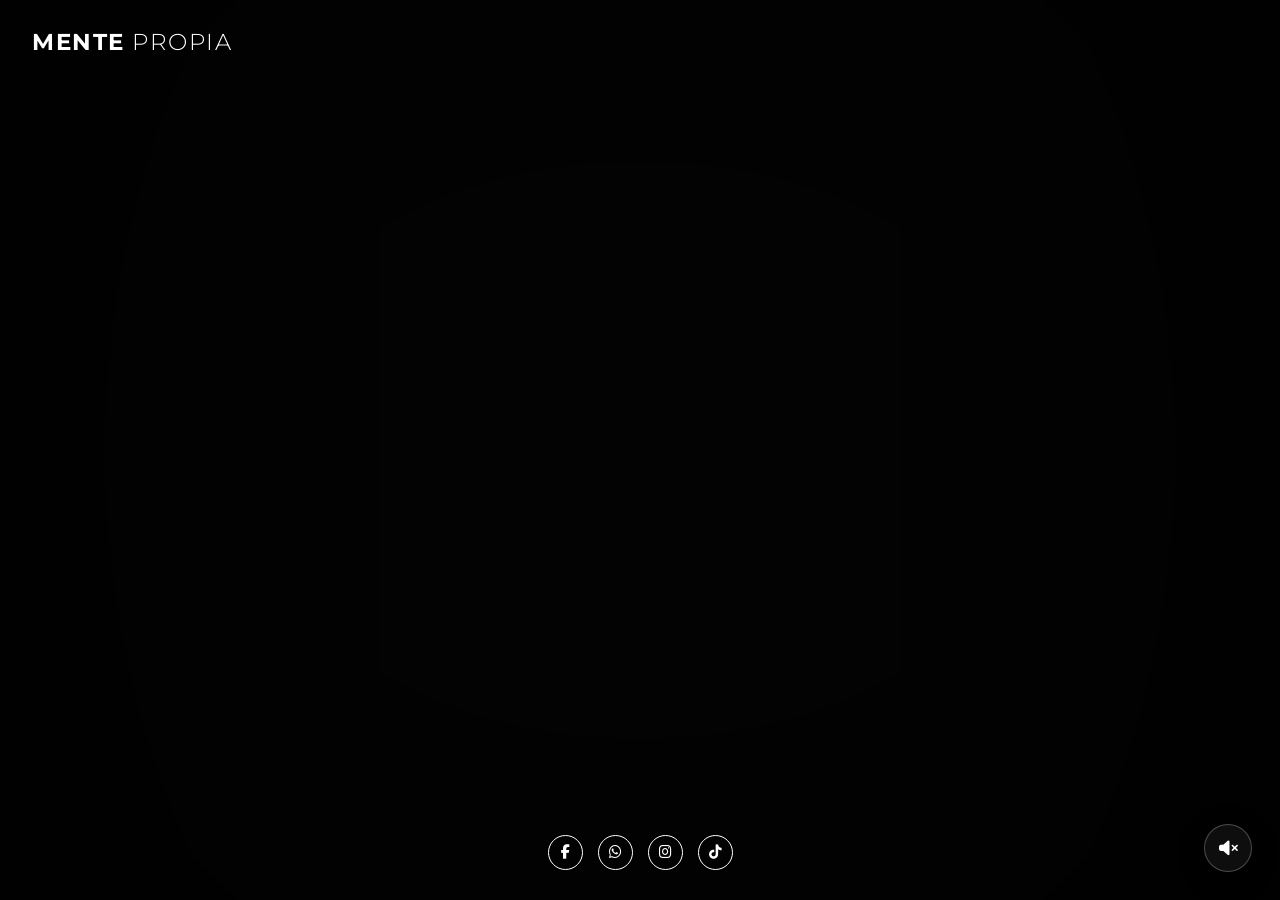
<file: index.html>
<!DOCTYPE html>
<html lang="es">
<head>
    <meta charset="UTF-8">
    <meta name="viewport" content="width=device-width, initial-scale=1.0">
    <title>MENTE PROPIA | Inicio</title>
    <link rel="preconnect" href="https://fonts.googleapis.com">
    <link rel="preconnect" href="https://fonts.gstatic.com" crossorigin>
    <link href="https://fonts.googleapis.com/css2?family=Inter:wght@300;400&family=Montserrat:wght@300;400;600;700&display=swap" rel="stylesheet">
    <link rel="stylesheet" href="styles.css">
    <link rel="stylesheet" href="https://cdnjs.cloudflare.com/ajax/libs/font-awesome/6.4.0/css/all.min.css">
</head>
<body>
    
    
    

    <!-- Header / Navbar -->
    <header class="navbar navbar-home" id="main-nav">
        <div class="container navbar-container">
            <a href="index.html" class="logo"><strong>MENTE</strong> PROPIA</a>
            <div class="nav-right-cluster">
                <nav class="nav-links">
                <a href="index.html">INICIO</a>
                
                <!-- PROYECTOS with Dropdown -->
                <div class="nav-dropdown-container">
                    <a href="proyectos.html">PROYECTOS</a>
                    <div class="nav-dropdown">
                        <a href="proyectos.html#all" class="filter-btn" data-filter="all">Todos</a>
                        <a href="proyectos.html#casas" class="filter-btn" data-filter="casas">Casas</a>
                        <a href="proyectos.html#edificios" class="filter-btn" data-filter="edificios">Edificios</a>
                        <a href="proyectos.html#futuristico" class="filter-btn" data-filter="futuristico">Futurístico</a>
                        <a href="proyectos.html#culturales" class="filter-btn" data-filter="culturales">Culturales</a>
                        <a href="proyectos.html#concursos" class="filter-btn" data-filter="concursos">Concursos</a>
                    </div>
                </div>

                <a href="aa.html">AA</a>
                <a href="contactos.html">CONTACTOS</a>
                <a href="trayectoria.html">TRAYECTORIA</a>
                <a href="equipo.html">EQUIPO</a>
                <a href="somos.html">SOMOS</a>
            </nav>
                <div class="nav-search-wrap">
                    <div class="nav-search-box">
                        <i class="fas fa-search search-icon"></i>
                        <input type="text" class="nav-search-input" placeholder="Buscar proyectos..." aria-label="Buscar proyectos">
                    </div>
                    <div class="nav-search-results"></div>
                </div>
                <div class="nav-right-group">
                <button id="menuToggle" class="menu-toggle-btn" aria-label="Abrir Menú"><i class="fas fa-bars"></i></button>
            </div>
            </div>
        </div>
    </header>
    <!-- Fullscreen Mobile Overlay Menu -->
    <nav id="mobileMenu" class="overlay-menu" aria-label="Menú móvil">
        <button id="menuClose" class="menu-close-btn" aria-label="Cerrar Menú">✕</button>
        <div class="overlay-menu-links">
            <div class="mobile-search-box">
                <i class="fas fa-search"></i>
                <input type="text" class="mobile-search-input" placeholder="Buscar proyectos...">
            </div>
            <a href="index.html">INICIO</a>
            <a href="proyectos.html">PROYECTOS</a>
            <a href="aa.html">AA</a>
            <a href="contactos.html">CONTACTOS</a>
            <a href="trayectoria.html">TRAYECTORIA</a>
            <a href="equipo.html">EQUIPO</a>
            <a href="somos.html">SOMOS</a>
        </div>
    </nav>

    <!-- Main Content -->
    <main>
        <!-- Inicio Section -->
        <section id="inicio" class="hero-section">
            <!-- Ambient blurred video backdrop that fills the entire screen, extending the video colors and eliminating black side bars -->
            <video autoplay muted loop playsinline class="hero-video-ambient" id="hero-video-ambient" aria-hidden="true">
                <source id="hero-video-ambient-source" src="assets/video.mp4" type="video/mp4">
            </video>
            
            <!-- Soft vignette blend overlay -->
            <div class="hero-ambient-vignette"></div>

            <!-- Main crisp video -->
            <video autoplay muted loop playsinline class="hero-video" id="hero-video">
                <source id="hero-video-source" src="assets/video.mp4" type="video/mp4">
            </video>
            
            <div class="hero-bottom-socials">
                <a href="https://www.facebook.com/mentepropiaai/?locale=es_LA" target="_blank" rel="noopener noreferrer" class="social-circle" title="Facebook"><i class="fab fa-facebook-f"></i></a>
                <a href="https://wa.me/59165117503" target="_blank" rel="noopener noreferrer" class="social-circle" title="WhatsApp"><i class="fab fa-whatsapp"></i></a>
                <a href="https://www.instagram.com/mentepropia.ai/" target="_blank" rel="noopener noreferrer" class="social-circle" title="Instagram"><i class="fab fa-instagram"></i></a>
                <a href="https://www.tiktok.com/@mentepropia.ai?_r=1&_t=ZS-9ApUSbqWD1Y" target="_blank" rel="noopener noreferrer" class="social-circle" title="TikTok"><i class="fab fa-tiktok"></i></a>
            </div>
        </section>
    </main>

    <script src="script.js"></script>
        <button id="floating-audio-toggle" class="floating-audio-btn" title="Activar / Desactivar Música" aria-label="Control de audio">
        <i class="fas fa-volume-mute"></i>
    </button>
    <audio id="bg-audio" loop><source src="assets/musica.mp3" type="audio/mpeg"></audio>
</body>
</html>
</file>
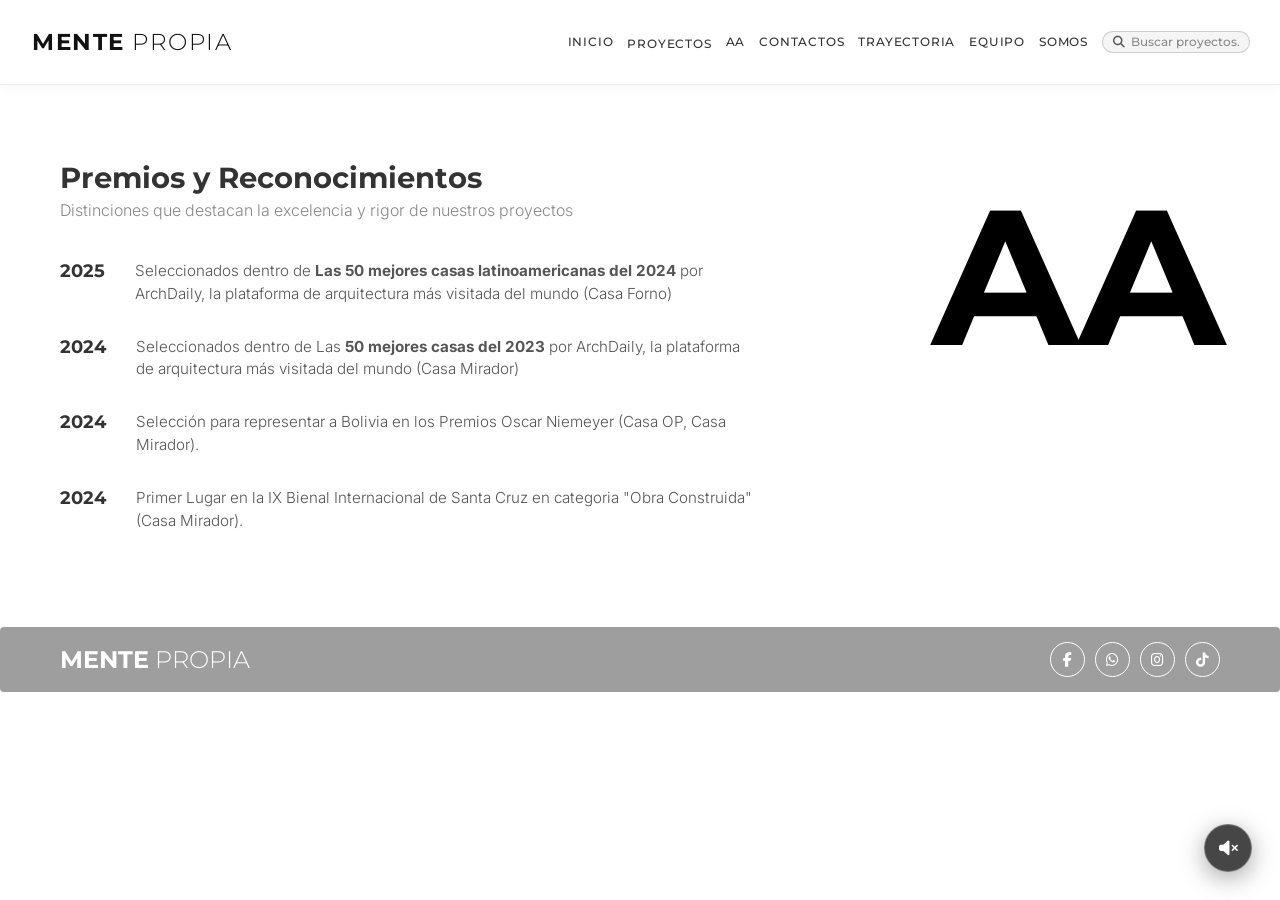
<file: aa.html>
<!DOCTYPE html>
<html lang="es">
<head>
    <meta charset="UTF-8">
    <meta name="viewport" content="width=device-width, initial-scale=1.0">
    <title>MENTE PROPIA | AA</title>
    <link rel="preconnect" href="https://fonts.googleapis.com">
    <link rel="preconnect" href="https://fonts.gstatic.com" crossorigin>
    <link href="https://fonts.googleapis.com/css2?family=Inter:wght@300;400&family=Montserrat:wght@300;400;600;700&display=swap" rel="stylesheet">
    <link rel="stylesheet" href="styles.css">
    <link rel="stylesheet" href="https://cdnjs.cloudflare.com/ajax/libs/font-awesome/6.4.0/css/all.min.css">
</head>
<body>
    
    <header class="navbar navbar-dark" id="main-nav">
        <div class="container navbar-container">
            <a href="index.html" class="logo"><strong>MENTE</strong> PROPIA</a>
            
            <div class="nav-right-cluster">
                <nav class="nav-links">
                    <a href="index.html">INICIO</a>
                    <div class="nav-dropdown-container">
                        <a href="proyectos.html">PROYECTOS</a>
                        <div class="nav-dropdown">
                            <a href="proyectos.html#all">Todos</a>
                            <a href="proyectos.html#casas">Casas</a>
                            <a href="proyectos.html#edificios">Edificios</a>
                            <a href="proyectos.html#futuristico">Futurístico</a>
                            <a href="proyectos.html#culturales">Culturales</a>
                            <a href="proyectos.html#concursos">Concursos</a>
                        </div>
                    </div>
                    <a href="aa.html" class="active">AA</a>
                    <a href="contactos.html">CONTACTOS</a>
                    <a href="trayectoria.html">TRAYECTORIA</a>
                    <a href="equipo.html">EQUIPO</a>
                    <a href="somos.html">SOMOS</a>
                </nav>

                <!-- Header Project Search Bar -->
                <div class="nav-search-wrap">
                    <div class="nav-search-box">
                        <i class="fas fa-search search-icon"></i>
                        <input type="text" class="nav-search-input" placeholder="Buscar proyectos..." aria-label="Buscar proyectos">
                    </div>
                    <div class="nav-search-results"></div>
                </div>

                <div class="nav-right-group">
                    <button id="menuToggle" class="menu-toggle-btn" aria-label="Abrir Menú"><i class="fas fa-bars"></i></button>
                </div>
            </div>
        </div>
    </header>

    <!-- Fullscreen Mobile Overlay Menu -->
    <nav id="mobileMenu" class="overlay-menu" aria-label="Menú móvil">
        <button id="menuClose" class="menu-close-btn" aria-label="Cerrar Menú">✕</button>
        <div class="overlay-menu-links">
            <div class="mobile-search-box">
                <i class="fas fa-search"></i>
                <input type="text" class="mobile-search-input" placeholder="Buscar proyectos...">
            </div>
            <a href="index.html">INICIO</a>
            <a href="proyectos.html">PROYECTOS</a>
            <a href="aa.html">AA</a>
            <a href="contactos.html">CONTACTOS</a>
            <a href="trayectoria.html">TRAYECTORIA</a>
            <a href="equipo.html">EQUIPO</a>
            <a href="somos.html">SOMOS</a>
        </div>
    </nav>

    <main class="page-content">
        <section id="mp" class="section">
            <div class="container mp-container">
                <div class="mp-content">
                    <h2 class="mp-title">Premios y Reconocimientos</h2>
                    <p class="mp-subtitle">Distinciones que destacan la excelencia y rigor de nuestros proyectos</p>
                    
                    <ul class="awards-list">
                        <li>
                            <span class="award-year">2025</span>
                            <span class="award-desc">Seleccionados dentro de <strong>Las 50 mejores casas latinoamericanas del 2024</strong> por ArchDaily, la plataforma de arquitectura más visitada del mundo (Casa Forno)</span>
                        </li>
                        <li>
                            <span class="award-year">2024</span>
                            <span class="award-desc">Seleccionados dentro de Las <strong>50 mejores casas del 2023</strong> por ArchDaily, la plataforma de arquitectura más visitada del mundo (Casa Mirador)</span>
                        </li>
                        <li>
                            <span class="award-year">2024</span>
                            <span class="award-desc">Selección para representar a Bolivia en los Premios Oscar Niemeyer (Casa OP, Casa Mirador).</span>
                        </li>
                        <li>
                            <span class="award-year">2024</span>
                            <span class="award-desc">Primer Lugar en la IX Bienal Internacional de Santa Cruz en categoria "Obra Construida" (Casa Mirador).</span>
                        </li>
                    </ul>
                </div>
                <div class="mp-giant">
                    <h2>AA</h2>
                </div>
            </div>
            
            <footer class="grey-bar footer-global">
                <div class="container footer-bar">
                    <span class="logo-text"><strong>MENTE</strong> PROPIA</span>
                    <div class="footer-socials">
                        <a href="https://www.facebook.com/mentepropiaai/?locale=es_LA" target="_blank" rel="noopener noreferrer" class="social-circle" title="Facebook"><i class="fab fa-facebook-f"></i></a>
                        <a href="https://wa.me/59165117503" target="_blank" rel="noopener noreferrer" class="social-circle" title="WhatsApp"><i class="fab fa-whatsapp"></i></a>
                        <a href="https://www.instagram.com/mentepropia.ai/" target="_blank" rel="noopener noreferrer" class="social-circle" title="Instagram"><i class="fab fa-instagram"></i></a>
                        <a href="https://www.tiktok.com/@mentepropia.ai?_r=1&_t=ZS-9ApUSbqWD1Y" target="_blank" rel="noopener noreferrer" class="social-circle" title="TikTok"><i class="fab fa-tiktok"></i></a>
                    </div>
                </div>
            </footer>
        </section>
    </main>

    <script src="script.js"></script>
        <button id="floating-audio-toggle" class="floating-audio-btn" title="Activar / Desactivar Música" aria-label="Control de audio">
        <i class="fas fa-volume-mute"></i>
    </button>
    <audio id="bg-audio" loop><source src="assets/musica.mp3" type="audio/mpeg"></audio>
</body>
</html>
</file>
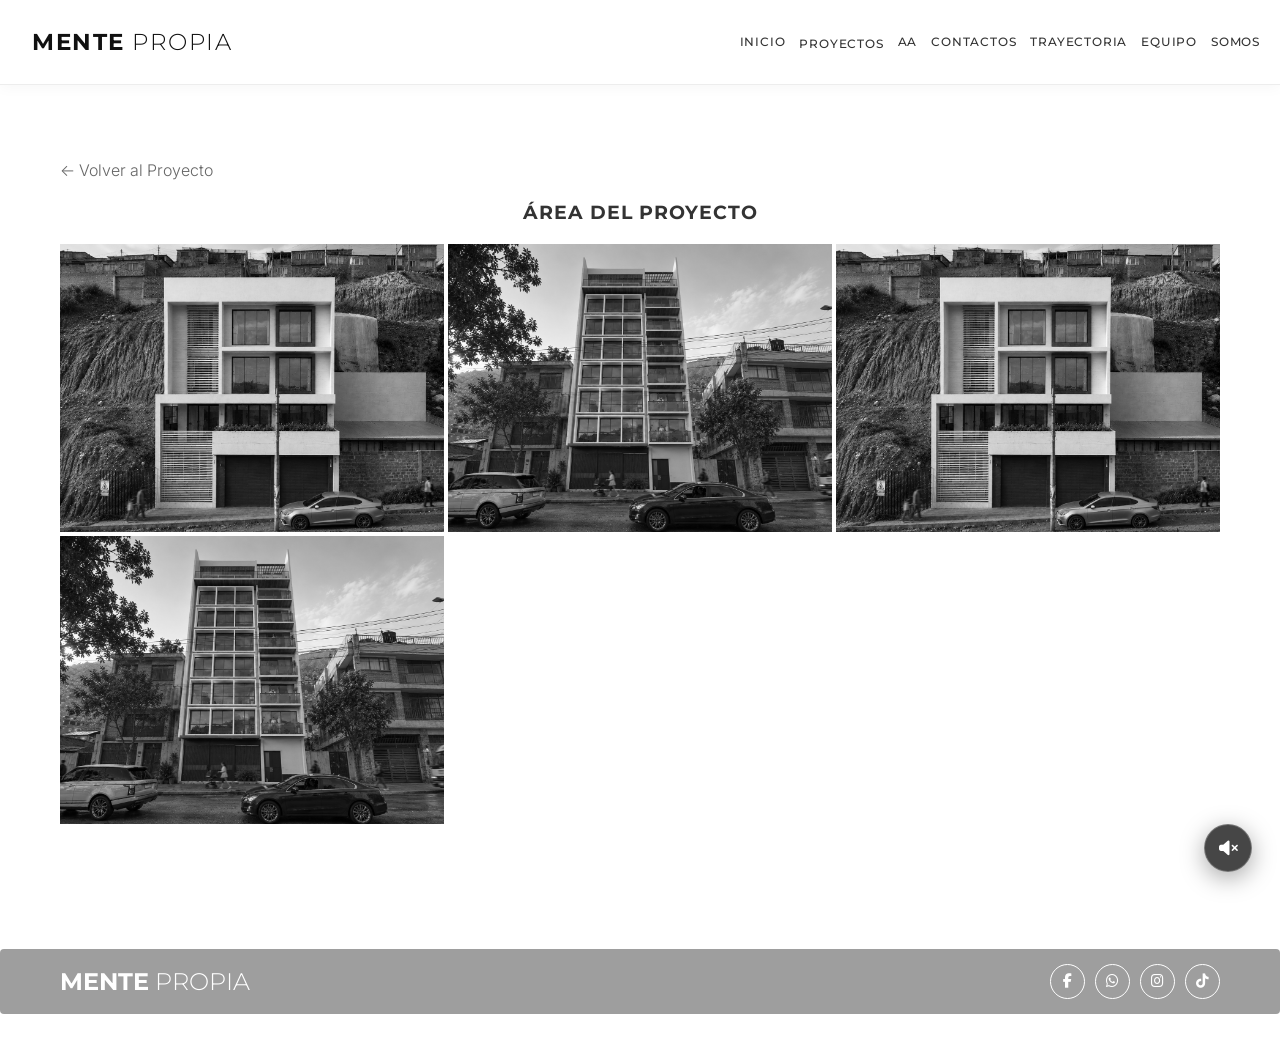
<file: area.html>
<!DOCTYPE html>
<html lang="es">
<head>
    <meta charset="UTF-8">
    <meta name="viewport" content="width=device-width, initial-scale=1.0">
    <title>MENTE PROPIA | Proyecto 1 - Área</title>
    <link rel="preconnect" href="https://fonts.googleapis.com">
    <link rel="preconnect" href="https://fonts.gstatic.com" crossorigin>
    <link href="https://fonts.googleapis.com/css2?family=Inter:wght@300;400&family=Montserrat:wght@300;400;600;700&display=swap" rel="stylesheet">
    <link rel="stylesheet" href="styles.css">
    <link rel="stylesheet" href="https://cdnjs.cloudflare.com/ajax/libs/font-awesome/6.4.0/css/all.min.css">
</head>
<body>
    
    <header class="navbar navbar-dark" id="main-nav">
        <div class="container navbar-container">
            <a href="index.html" class="logo"><strong>MENTE</strong> PROPIA</a>
            <nav class="nav-links">
                <a href="index.html">INICIO</a>
                <div class="nav-dropdown-container">
                    <a href="proyectos.html">PROYECTOS</a>
                    <div class="nav-dropdown">
                        <a href="proyectos.html#all">Todos</a>
                        <a href="proyectos.html#casas">Casas</a>
                        <a href="proyectos.html#edificios">Edificios</a>
                        <a href="proyectos.html#futuristico">Futurístico</a>
                        <a href="proyectos.html#culturales">Culturales</a>
                        <a href="proyectos.html#concursos">Concursos</a>
                    </div>
                </div>
                <a href="aa.html">AA</a>
                <a href="contactos.html">CONTACTOS</a>
                <a href="trayectoria.html">TRAYECTORIA</a>
                <a href="equipo.html">EQUIPO</a>
                <a href="somos.html">SOMOS</a>
            </nav>
        </div>
    </header>
    <!-- Fullscreen Mobile Overlay Menu -->
    <nav id="mobileMenu" class="overlay-menu" aria-label="Menú móvil">
        <button id="menuClose" class="menu-close-btn" aria-label="Cerrar Menú">✕</button>
        <div class="overlay-menu-links">
            <div class="mobile-search-box">
                <i class="fas fa-search"></i>
                <input type="text" class="mobile-search-input" placeholder="Buscar proyectos...">
            </div>
            <a href="index.html">INICIO</a>
            <a href="proyectos.html">PROYECTOS</a>
            <a href="aa.html">AA</a>
            <a href="contactos.html">CONTACTOS</a>
            <a href="trayectoria.html">TRAYECTORIA</a>
            <a href="equipo.html">EQUIPO</a>
            <a href="somos.html">SOMOS</a>
        </div>
    </nav>

    <main class="page-content">
        <section class="section">
            <div class="container">
                <a href="proyecto-detalle.html" style="color:#666; text-decoration:none; margin-bottom: 20px; display:inline-block;">&larr; Volver al Proyecto</a>
                
                <h2 class="section-heading text-center mb-4">ÁREA DEL PROYECTO</h2>
                
                <div class="gallery-grid">
                    <div class="gallery-item"><img src="assets/PROJECT1.png" alt="Area 1" onerror="this.src='assets/fondo.jpg'"></div>
                    <div class="gallery-item"><img src="assets/PROJECT2.png" alt="Area 2" onerror="this.src='assets/fondo.jpg'"></div>
                    <div class="gallery-item"><img src="assets/PROJECT1.png" alt="Area 3" onerror="this.src='assets/fondo.jpg'"></div>
                    <div class="gallery-item"><img src="assets/PROJECT2.png" alt="Area 4" onerror="this.src='assets/fondo.jpg'"></div>
                </div>
            </div>
        </section>
    </main>

    <footer class="grey-bar footer-global">
        <div class="container footer-bar">
            <span class="logo-text"><strong>MENTE</strong> PROPIA</span>
            <div class="footer-socials">
                <a href="https://www.facebook.com/mentepropiaai/?locale=es_LA" target="_blank" rel="noopener noreferrer" class="social-circle" title="Facebook"><i class="fab fa-facebook-f"></i></a>
                <a href="https://wa.me/59165117503" target="_blank" rel="noopener noreferrer" class="social-circle" title="WhatsApp"><i class="fab fa-whatsapp"></i></a>
                <a href="https://www.instagram.com/mentepropia.ai/" target="_blank" rel="noopener noreferrer" class="social-circle" title="Instagram"><i class="fab fa-instagram"></i></a>
                <a href="https://www.tiktok.com/@mentepropia.ai?_r=1&_t=ZS-9ApUSbqWD1Y" target="_blank" rel="noopener noreferrer" class="social-circle" title="TikTok"><i class="fab fa-tiktok"></i></a>
            </div>
        </div>
    </footer>

    <script src="script.js"></script>
        <button id="floating-audio-toggle" class="floating-audio-btn" title="Activar / Desactivar Música" aria-label="Control de audio">
        <i class="fas fa-volume-mute"></i>
    </button>
    <audio id="bg-audio" loop><source src="assets/musica.mp3" type="audio/mpeg"></audio>
</body>
</html>
</file>
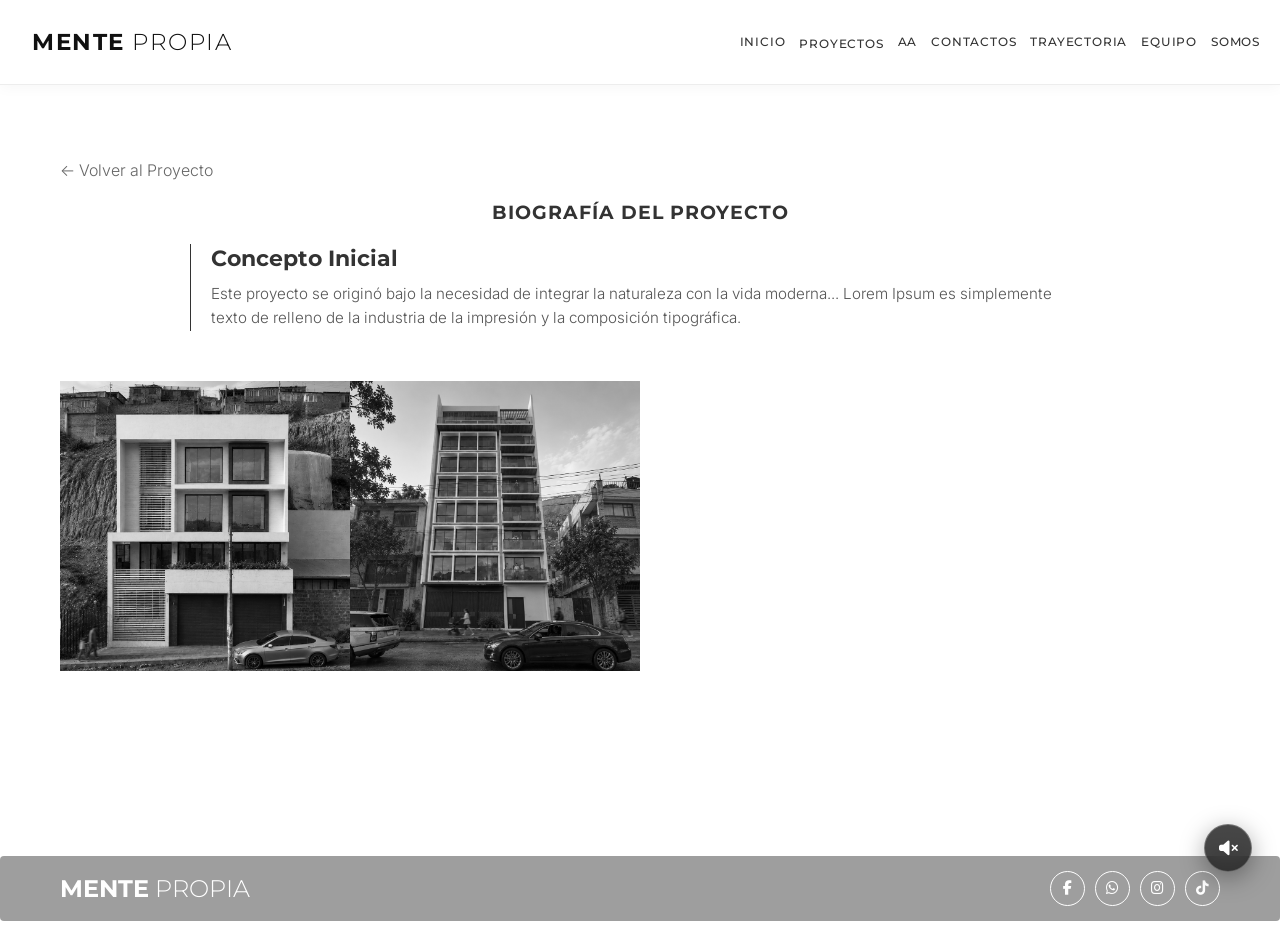
<file: biografia.html>
<!DOCTYPE html>
<html lang="es">
<head>
    <meta charset="UTF-8">
    <meta name="viewport" content="width=device-width, initial-scale=1.0">
    <title>MENTE PROPIA | Proyecto 1 - Biografia</title>
    <link rel="preconnect" href="https://fonts.googleapis.com">
    <link rel="preconnect" href="https://fonts.gstatic.com" crossorigin>
    <link href="https://fonts.googleapis.com/css2?family=Inter:wght@300;400&family=Montserrat:wght@300;400;600;700&display=swap" rel="stylesheet">
    <link rel="stylesheet" href="styles.css">
    <link rel="stylesheet" href="https://cdnjs.cloudflare.com/ajax/libs/font-awesome/6.4.0/css/all.min.css">
</head>
<body>
    
    <header class="navbar navbar-dark" id="main-nav">
        <div class="container navbar-container">
            <a href="index.html" class="logo"><strong>MENTE</strong> PROPIA</a>
            <nav class="nav-links">
                <a href="index.html">INICIO</a>
                <div class="nav-dropdown-container">
                    <a href="proyectos.html">PROYECTOS</a>
                    <div class="nav-dropdown">
                        <a href="proyectos.html#all">Todos</a>
                        <a href="proyectos.html#casas">Casas</a>
                        <a href="proyectos.html#edificios">Edificios</a>
                        <a href="proyectos.html#futuristico">Futurístico</a>
                        <a href="proyectos.html#culturales">Culturales</a>
                        <a href="proyectos.html#concursos">Concursos</a>
                    </div>
                </div>
                <a href="aa.html">AA</a>
                <a href="contactos.html">CONTACTOS</a>
                <a href="trayectoria.html">TRAYECTORIA</a>
                <a href="equipo.html">EQUIPO</a>
                <a href="somos.html">SOMOS</a>
            </nav>
        </div>
    </header>
    <!-- Fullscreen Mobile Overlay Menu -->
    <nav id="mobileMenu" class="overlay-menu" aria-label="Menú móvil">
        <button id="menuClose" class="menu-close-btn" aria-label="Cerrar Menú">✕</button>
        <div class="overlay-menu-links">
            <div class="mobile-search-box">
                <i class="fas fa-search"></i>
                <input type="text" class="mobile-search-input" placeholder="Buscar proyectos...">
            </div>
            <a href="index.html">INICIO</a>
            <a href="proyectos.html">PROYECTOS</a>
            <a href="aa.html">AA</a>
            <a href="contactos.html">CONTACTOS</a>
            <a href="trayectoria.html">TRAYECTORIA</a>
            <a href="equipo.html">EQUIPO</a>
            <a href="somos.html">SOMOS</a>
        </div>
    </nav>

    <main class="page-content">
        <section class="section">
            <div class="container">
                <a href="proyecto-detalle.html" style="color:#666; text-decoration:none; margin-bottom: 20px; display:inline-block;">&larr; Volver al Proyecto</a>
                
                <h2 class="section-heading text-center mb-4">BIOGRAFÍA DEL PROYECTO</h2>
                
                <div class="pensamiento-header">
                    <div class="vertical-line"></div>
                    <div>
                        <h3 class="pensamiento-title">Concepto Inicial</h3>
                        <p class="pensamiento-desc">Este proyecto se originó bajo la necesidad de integrar la naturaleza con la vida moderna... Lorem Ipsum es simplemente texto de relleno de la industria de la impresión y la composición tipográfica.</p>
                    </div>
                </div>
                
                <div class="somos-strip">
                    <img src="assets/PROJECT1.png" alt="Img 1" onerror="this.src='assets/fondo.jpg'">
                    <img src="assets/PROJECT2.png" alt="Img 2" onerror="this.src='assets/fondo.jpg'">
                </div>
            </div>
        </section>
    </main>

    <footer class="grey-bar footer-global">
        <div class="container footer-bar">
            <span class="logo-text"><strong>MENTE</strong> PROPIA</span>
            <div class="footer-socials">
                <a href="https://www.facebook.com/mentepropiaai/?locale=es_LA" target="_blank" rel="noopener noreferrer" class="social-circle" title="Facebook"><i class="fab fa-facebook-f"></i></a>
                <a href="https://wa.me/59165117503" target="_blank" rel="noopener noreferrer" class="social-circle" title="WhatsApp"><i class="fab fa-whatsapp"></i></a>
                <a href="https://www.instagram.com/mentepropia.ai/" target="_blank" rel="noopener noreferrer" class="social-circle" title="Instagram"><i class="fab fa-instagram"></i></a>
                <a href="https://www.tiktok.com/@mentepropia.ai?_r=1&_t=ZS-9ApUSbqWD1Y" target="_blank" rel="noopener noreferrer" class="social-circle" title="TikTok"><i class="fab fa-tiktok"></i></a>
            </div>
        </div>
    </footer>

    <script src="script.js"></script>
        <button id="floating-audio-toggle" class="floating-audio-btn" title="Activar / Desactivar Música" aria-label="Control de audio">
        <i class="fas fa-volume-mute"></i>
    </button>
    <audio id="bg-audio" loop><source src="assets/musica.mp3" type="audio/mpeg"></audio>
</body>
</html>
</file>
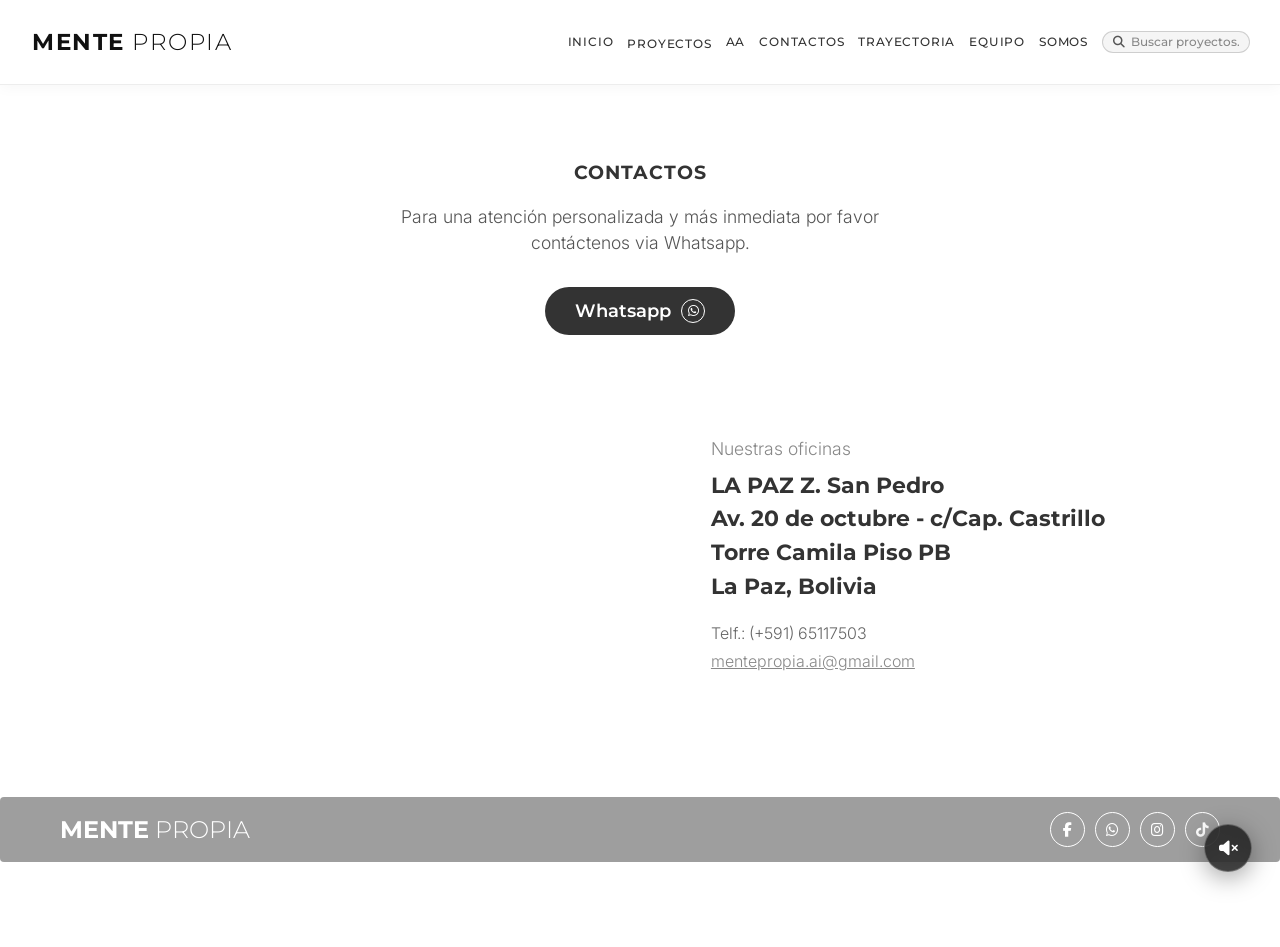
<file: contactos.html>
<!DOCTYPE html>
<html lang="es">
<head>
    <meta charset="UTF-8">
    <meta name="viewport" content="width=device-width, initial-scale=1.0">
    <title>MENTE PROPIA | Contactos</title>
    <link rel="preconnect" href="https://fonts.googleapis.com">
    <link rel="preconnect" href="https://fonts.gstatic.com" crossorigin>
    <link href="https://fonts.googleapis.com/css2?family=Inter:wght@300;400&family=Montserrat:wght@300;400;600;700&display=swap" rel="stylesheet">
    <link rel="stylesheet" href="styles.css">
    <link rel="stylesheet" href="https://cdnjs.cloudflare.com/ajax/libs/font-awesome/6.4.0/css/all.min.css">
</head>
<body>
    
    <header class="navbar navbar-dark" id="main-nav">
        <div class="container navbar-container">
            <a href="index.html" class="logo"><strong>MENTE</strong> PROPIA</a>
            <div class="nav-right-cluster">
                <nav class="nav-links">
                <a href="index.html">INICIO</a>
                <div class="nav-dropdown-container">
                    <a href="proyectos.html">PROYECTOS</a>
                    <div class="nav-dropdown">
                        <a href="proyectos.html#all">Todos</a>
                        <a href="proyectos.html#casas">Casas</a>
                        <a href="proyectos.html#edificios">Edificios</a>
                        <a href="proyectos.html#futuristico">Futurístico</a>
                        <a href="proyectos.html#culturales">Culturales</a>
                        <a href="proyectos.html#concursos">Concursos</a>
                    </div>
                </div>
                <a href="aa.html">AA</a>
                <a href="contactos.html">CONTACTOS</a>
                <a href="trayectoria.html">TRAYECTORIA</a>
                <a href="equipo.html">EQUIPO</a>
                <a href="somos.html">SOMOS</a>
            </nav>
                <div class="nav-search-wrap">
                    <div class="nav-search-box">
                        <i class="fas fa-search search-icon"></i>
                        <input type="text" class="nav-search-input" placeholder="Buscar proyectos..." aria-label="Buscar proyectos">
                    </div>
                    <div class="nav-search-results"></div>
                </div>
                <div class="nav-right-group">
                <button id="menuToggle" class="menu-toggle-btn" aria-label="Abrir Menú"><i class="fas fa-bars"></i></button>
            </div>
            </div>
        </div>
    </header>
    <!-- Fullscreen Mobile Overlay Menu -->
    <nav id="mobileMenu" class="overlay-menu" aria-label="Menú móvil">
        <button id="menuClose" class="menu-close-btn" aria-label="Cerrar Menú">✕</button>
        <div class="overlay-menu-links">
            <div class="mobile-search-box">
                <i class="fas fa-search"></i>
                <input type="text" class="mobile-search-input" placeholder="Buscar proyectos...">
            </div>
            <a href="index.html">INICIO</a>
            <a href="proyectos.html">PROYECTOS</a>
            <a href="aa.html">AA</a>
            <a href="contactos.html">CONTACTOS</a>
            <a href="trayectoria.html">TRAYECTORIA</a>
            <a href="equipo.html">EQUIPO</a>
            <a href="somos.html">SOMOS</a>
        </div>
    </nav>

    <main class="page-content">
        <section id="contactos" class="section">
            <div class="container text-center">
                <h2 class="section-heading">CONTACTOS</h2>
                <p class="contact-subtitle">Para una atención personalizada y más inmediata por favor<br>contáctenos via Whatsapp.</p>
                
                <a href="https://wa.me/59165117503" target="_blank" class="btn-whatsapp">
                    Whatsapp <span class="wa-icon"><i class="fab fa-whatsapp"></i></span>
                </a>

                <div class="contact-grid">
                    <div class="contact-map">
                        <iframe src="https://maps.google.com/maps?q=Torre+Camila,+Av.+20+de+Octubre+c%2FCap.+Castrillo,+San+Pedro,+La+Paz,+Bolivia&t=&z=17&ie=UTF8&iwloc=&output=embed" width="100%" height="300" style="border:0;" allowfullscreen="" loading="lazy"></iframe>
                    </div>
                    <div class="contact-info-right">
                        <p class="office-label">Nuestras oficinas</p>
                        <h3>LA PAZ Z. San Pedro<br>Av. 20 de octubre - c/Cap. Castrillo<br>Torre Camila Piso PB<br>La Paz, Bolivia</h3>
                        <p class="tel">Telf.: (+591) 65117503</p>
                        <p class="email"><a href="mailto:mentepropia.ai@gmail.com" style="color:inherit;text-decoration:none;">mentepropia.ai@gmail.com</a></p>
                    </div>
                </div>
            </div>
            
            <footer class="grey-bar footer-global">
        <div class="container footer-bar">
            <span class="logo-text"><strong>MENTE</strong> PROPIA</span>
            <div class="footer-socials">
                <a href="https://www.facebook.com/mentepropiaai/?locale=es_LA" target="_blank" rel="noopener noreferrer" class="social-circle" title="Facebook"><i class="fab fa-facebook-f"></i></a>
                <a href="https://wa.me/59165117503" target="_blank" rel="noopener noreferrer" class="social-circle" title="WhatsApp"><i class="fab fa-whatsapp"></i></a>
                <a href="https://www.instagram.com/mentepropia.ai/" target="_blank" rel="noopener noreferrer" class="social-circle" title="Instagram"><i class="fab fa-instagram"></i></a>
                <a href="https://www.tiktok.com/@mentepropia.ai?_r=1&_t=ZS-9ApUSbqWD1Y" target="_blank" rel="noopener noreferrer" class="social-circle" title="TikTok"><i class="fab fa-tiktok"></i></a>
            </div>
        </div>
    </footer>
            </div>
        </section>
    </main>

    <script src="script.js"></script>
        <button id="floating-audio-toggle" class="floating-audio-btn" title="Activar / Desactivar Música" aria-label="Control de audio">
        <i class="fas fa-volume-mute"></i>
    </button>
    <audio id="bg-audio" loop><source src="assets/musica.mp3" type="audio/mpeg"></audio>
</body>
</html>
</file>
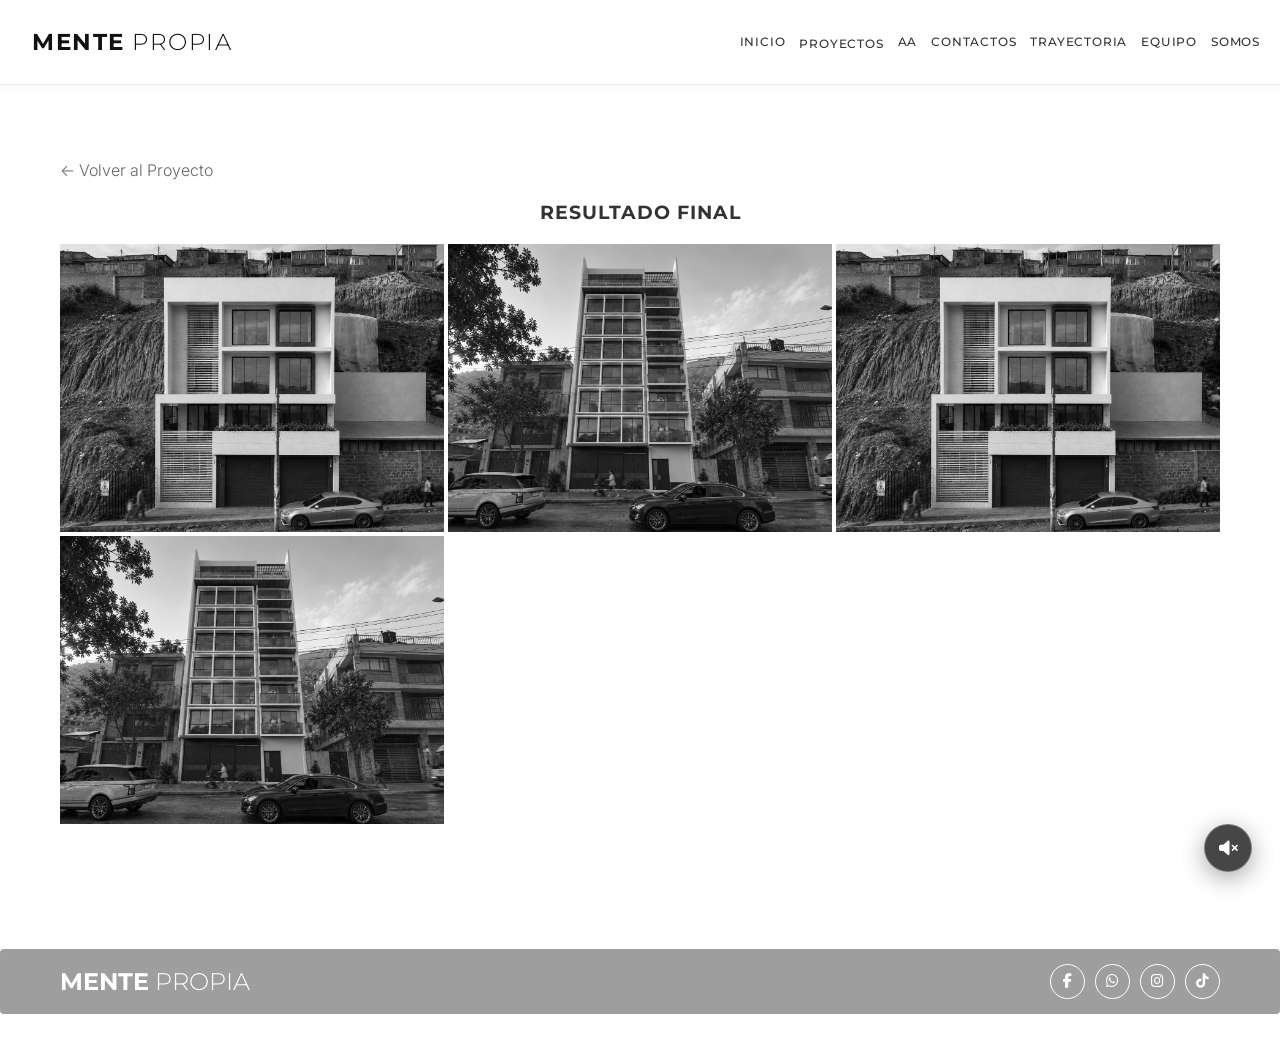
<file: final.html>
<!DOCTYPE html>
<html lang="es">
<head>
    <meta charset="UTF-8">
    <meta name="viewport" content="width=device-width, initial-scale=1.0">
    <title>MENTE PROPIA | Proyecto 1 - Resultado</title>
    <link rel="preconnect" href="https://fonts.googleapis.com">
    <link rel="preconnect" href="https://fonts.gstatic.com" crossorigin>
    <link href="https://fonts.googleapis.com/css2?family=Inter:wght@300;400&family=Montserrat:wght@300;400;600;700&display=swap" rel="stylesheet">
    <link rel="stylesheet" href="styles.css">
    <link rel="stylesheet" href="https://cdnjs.cloudflare.com/ajax/libs/font-awesome/6.4.0/css/all.min.css">
</head>
<body>
    
    <header class="navbar navbar-dark" id="main-nav">
        <div class="container navbar-container">
            <a href="index.html" class="logo"><strong>MENTE</strong> PROPIA</a>
            <nav class="nav-links">
                <a href="index.html">INICIO</a>
                <div class="nav-dropdown-container">
                    <a href="proyectos.html">PROYECTOS</a>
                    <div class="nav-dropdown">
                        <a href="proyectos.html#all">Todos</a>
                        <a href="proyectos.html#casas">Casas</a>
                        <a href="proyectos.html#edificios">Edificios</a>
                        <a href="proyectos.html#futuristico">Futurístico</a>
                        <a href="proyectos.html#culturales">Culturales</a>
                        <a href="proyectos.html#concursos">Concursos</a>
                    </div>
                </div>
                <a href="aa.html">AA</a>
                <a href="contactos.html">CONTACTOS</a>
                <a href="trayectoria.html">TRAYECTORIA</a>
                <a href="equipo.html">EQUIPO</a>
                <a href="somos.html">SOMOS</a>
            </nav>
        </div>
    </header>
    <!-- Fullscreen Mobile Overlay Menu -->
    <nav id="mobileMenu" class="overlay-menu" aria-label="Menú móvil">
        <button id="menuClose" class="menu-close-btn" aria-label="Cerrar Menú">✕</button>
        <div class="overlay-menu-links">
            <div class="mobile-search-box">
                <i class="fas fa-search"></i>
                <input type="text" class="mobile-search-input" placeholder="Buscar proyectos...">
            </div>
            <a href="index.html">INICIO</a>
            <a href="proyectos.html">PROYECTOS</a>
            <a href="aa.html">AA</a>
            <a href="contactos.html">CONTACTOS</a>
            <a href="trayectoria.html">TRAYECTORIA</a>
            <a href="equipo.html">EQUIPO</a>
            <a href="somos.html">SOMOS</a>
        </div>
    </nav>

    <main class="page-content">
        <section class="section">
            <div class="container">
                <a href="proyecto-detalle.html" style="color:#666; text-decoration:none; margin-bottom: 20px; display:inline-block;">&larr; Volver al Proyecto</a>
                
                <h2 class="section-heading text-center mb-4">RESULTADO FINAL</h2>
                
                <div class="gallery-grid">
                    <div class="gallery-item"><img src="assets/PROJECT1.png" alt="Final 1" onerror="this.src='assets/fondo.jpg'"></div>
                    <div class="gallery-item"><img src="assets/PROJECT2.png" alt="Final 2" onerror="this.src='assets/fondo.jpg'"></div>
                    <div class="gallery-item"><img src="assets/PROJECT1.png" alt="Final 3" onerror="this.src='assets/fondo.jpg'"></div>
                    <div class="gallery-item"><img src="assets/PROJECT2.png" alt="Final 4" onerror="this.src='assets/fondo.jpg'"></div>
                </div>
            </div>
        </section>
    </main>

    <footer class="grey-bar footer-global">
        <div class="container footer-bar">
            <span class="logo-text"><strong>MENTE</strong> PROPIA</span>
            <div class="footer-socials">
                <a href="https://www.facebook.com/mentepropiaai/?locale=es_LA" target="_blank" rel="noopener noreferrer" class="social-circle" title="Facebook"><i class="fab fa-facebook-f"></i></a>
                <a href="https://wa.me/59165117503" target="_blank" rel="noopener noreferrer" class="social-circle" title="WhatsApp"><i class="fab fa-whatsapp"></i></a>
                <a href="https://www.instagram.com/mentepropia.ai/" target="_blank" rel="noopener noreferrer" class="social-circle" title="Instagram"><i class="fab fa-instagram"></i></a>
                <a href="https://www.tiktok.com/@mentepropia.ai?_r=1&_t=ZS-9ApUSbqWD1Y" target="_blank" rel="noopener noreferrer" class="social-circle" title="TikTok"><i class="fab fa-tiktok"></i></a>
            </div>
        </div>
    </footer>

    <script src="script.js"></script>
        <button id="floating-audio-toggle" class="floating-audio-btn" title="Activar / Desactivar Música" aria-label="Control de audio">
        <i class="fas fa-volume-mute"></i>
    </button>
    <audio id="bg-audio" loop><source src="assets/musica.mp3" type="audio/mpeg"></audio>
</body>
</html>
</file>
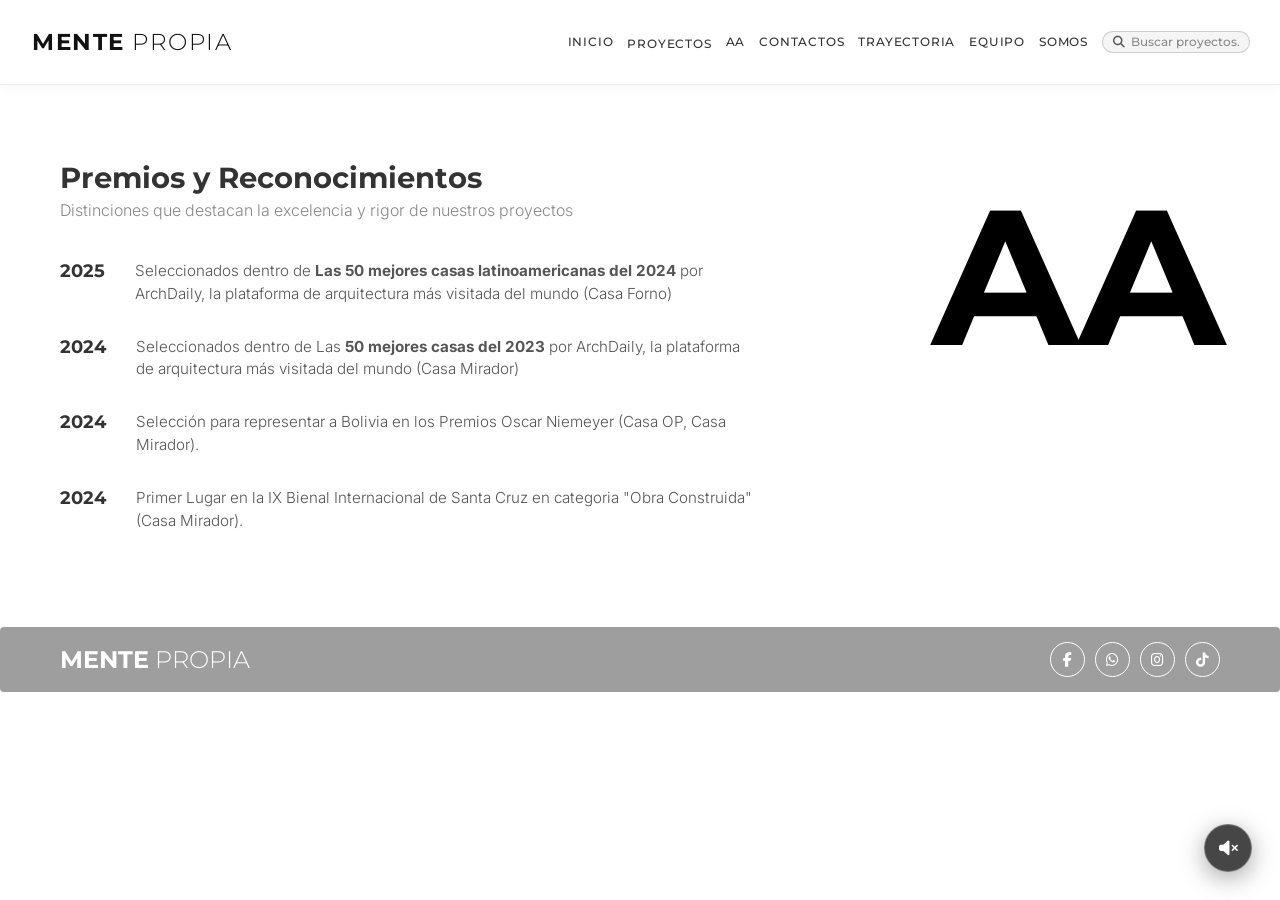
<file: mp.html>
<!DOCTYPE html>
<html lang="es">
<head>
    <meta charset="UTF-8">
    <meta http-equiv="refresh" content="0; url=aa.html">
    <title>Redireccionando a AA | MENTE PROPIA</title>
</head>
<body>
    <script>window.location.href = "aa.html";</script>
    <p>Redireccionando a <a href="aa.html">AA</a>...</p>
</body>
</html>
</file>
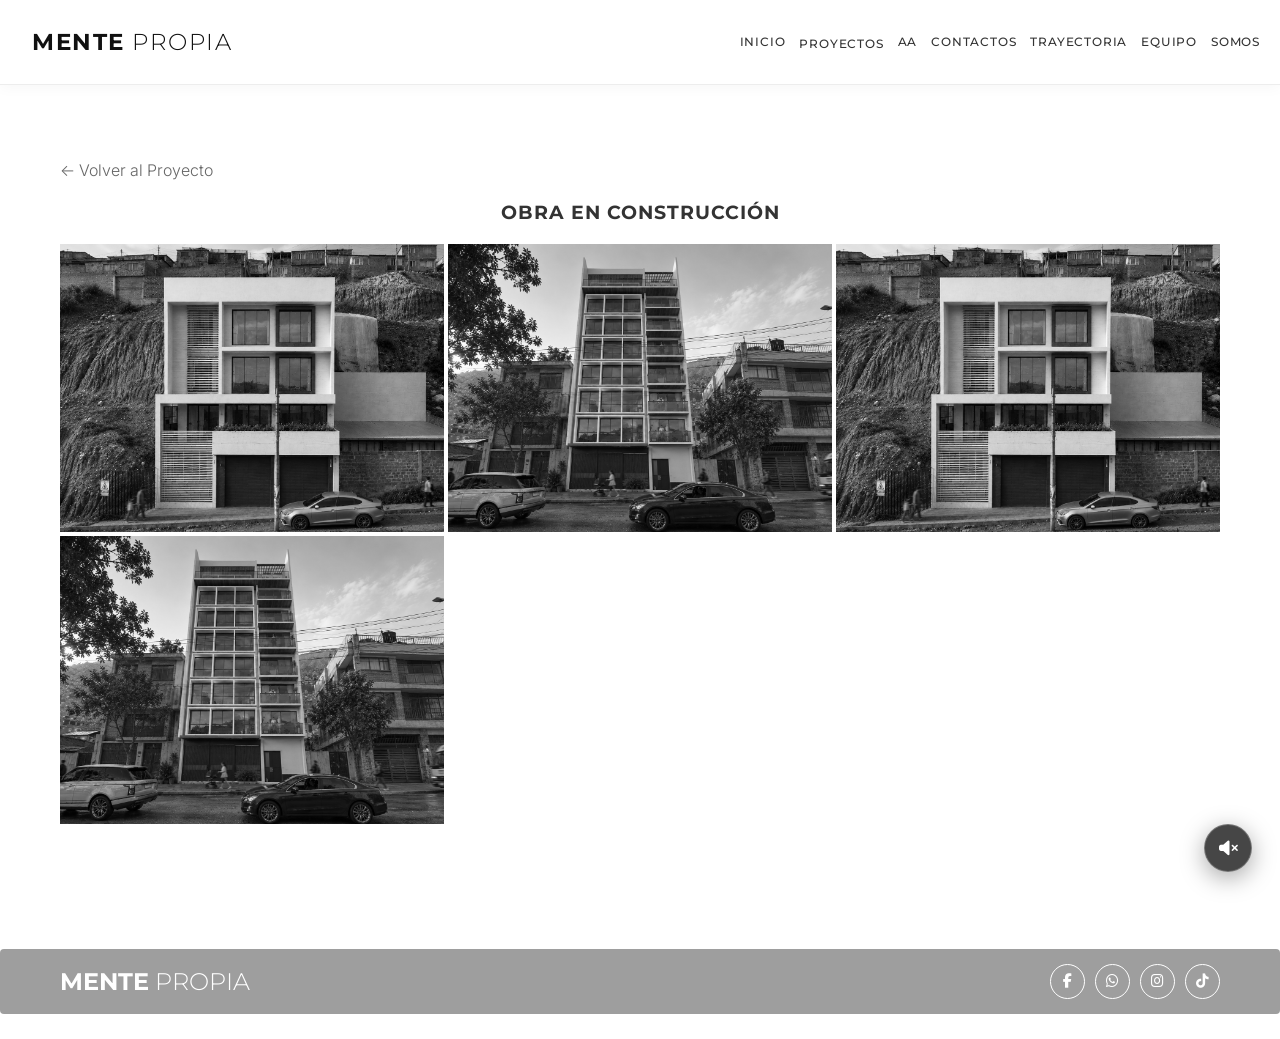
<file: obra.html>
<!DOCTYPE html>
<html lang="es">
<head>
    <meta charset="UTF-8">
    <meta name="viewport" content="width=device-width, initial-scale=1.0">
    <title>MENTE PROPIA | Proyecto 1 - Obra</title>
    <link rel="preconnect" href="https://fonts.googleapis.com">
    <link rel="preconnect" href="https://fonts.gstatic.com" crossorigin>
    <link href="https://fonts.googleapis.com/css2?family=Inter:wght@300;400&family=Montserrat:wght@300;400;600;700&display=swap" rel="stylesheet">
    <link rel="stylesheet" href="styles.css">
    <link rel="stylesheet" href="https://cdnjs.cloudflare.com/ajax/libs/font-awesome/6.4.0/css/all.min.css">
</head>
<body>
    
    <header class="navbar navbar-dark" id="main-nav">
        <div class="container navbar-container">
            <a href="index.html" class="logo"><strong>MENTE</strong> PROPIA</a>
            <nav class="nav-links">
                <a href="index.html">INICIO</a>
                <div class="nav-dropdown-container">
                    <a href="proyectos.html">PROYECTOS</a>
                    <div class="nav-dropdown">
                        <a href="proyectos.html#all">Todos</a>
                        <a href="proyectos.html#casas">Casas</a>
                        <a href="proyectos.html#edificios">Edificios</a>
                        <a href="proyectos.html#futuristico">Futurístico</a>
                        <a href="proyectos.html#culturales">Culturales</a>
                        <a href="proyectos.html#concursos">Concursos</a>
                    </div>
                </div>
                <a href="aa.html">AA</a>
                <a href="contactos.html">CONTACTOS</a>
                <a href="trayectoria.html">TRAYECTORIA</a>
                <a href="equipo.html">EQUIPO</a>
                <a href="somos.html">SOMOS</a>
            </nav>
        </div>
    </header>
    <!-- Fullscreen Mobile Overlay Menu -->
    <nav id="mobileMenu" class="overlay-menu" aria-label="Menú móvil">
        <button id="menuClose" class="menu-close-btn" aria-label="Cerrar Menú">✕</button>
        <div class="overlay-menu-links">
            <div class="mobile-search-box">
                <i class="fas fa-search"></i>
                <input type="text" class="mobile-search-input" placeholder="Buscar proyectos...">
            </div>
            <a href="index.html">INICIO</a>
            <a href="proyectos.html">PROYECTOS</a>
            <a href="aa.html">AA</a>
            <a href="contactos.html">CONTACTOS</a>
            <a href="trayectoria.html">TRAYECTORIA</a>
            <a href="equipo.html">EQUIPO</a>
            <a href="somos.html">SOMOS</a>
        </div>
    </nav>

    <main class="page-content">
        <section class="section">
            <div class="container">
                <a href="proyecto-detalle.html" style="color:#666; text-decoration:none; margin-bottom: 20px; display:inline-block;">&larr; Volver al Proyecto</a>
                
                <h2 class="section-heading text-center mb-4">OBRA EN CONSTRUCCIÓN</h2>
                
                <div class="gallery-grid">
                    <div class="gallery-item"><img src="assets/PROJECT1.png" alt="Obra 1" onerror="this.src='assets/fondo.jpg'"></div>
                    <div class="gallery-item"><img src="assets/PROJECT2.png" alt="Obra 2" onerror="this.src='assets/fondo.jpg'"></div>
                    <div class="gallery-item"><img src="assets/PROJECT1.png" alt="Obra 3" onerror="this.src='assets/fondo.jpg'"></div>
                    <div class="gallery-item"><img src="assets/PROJECT2.png" alt="Obra 4" onerror="this.src='assets/fondo.jpg'"></div>
                </div>
            </div>
        </section>
    </main>

    <footer class="grey-bar footer-global">
        <div class="container footer-bar">
            <span class="logo-text"><strong>MENTE</strong> PROPIA</span>
            <div class="footer-socials">
                <a href="https://www.facebook.com/mentepropiaai/?locale=es_LA" target="_blank" rel="noopener noreferrer" class="social-circle" title="Facebook"><i class="fab fa-facebook-f"></i></a>
                <a href="https://wa.me/59165117503" target="_blank" rel="noopener noreferrer" class="social-circle" title="WhatsApp"><i class="fab fa-whatsapp"></i></a>
                <a href="https://www.instagram.com/mentepropia.ai/" target="_blank" rel="noopener noreferrer" class="social-circle" title="Instagram"><i class="fab fa-instagram"></i></a>
                <a href="https://www.tiktok.com/@mentepropia.ai?_r=1&_t=ZS-9ApUSbqWD1Y" target="_blank" rel="noopener noreferrer" class="social-circle" title="TikTok"><i class="fab fa-tiktok"></i></a>
            </div>
        </div>
    </footer>

    <script src="script.js"></script>
        <button id="floating-audio-toggle" class="floating-audio-btn" title="Activar / Desactivar Música" aria-label="Control de audio">
        <i class="fas fa-volume-mute"></i>
    </button>
    <audio id="bg-audio" loop><source src="assets/musica.mp3" type="audio/mpeg"></audio>
</body>
</html>
</file>
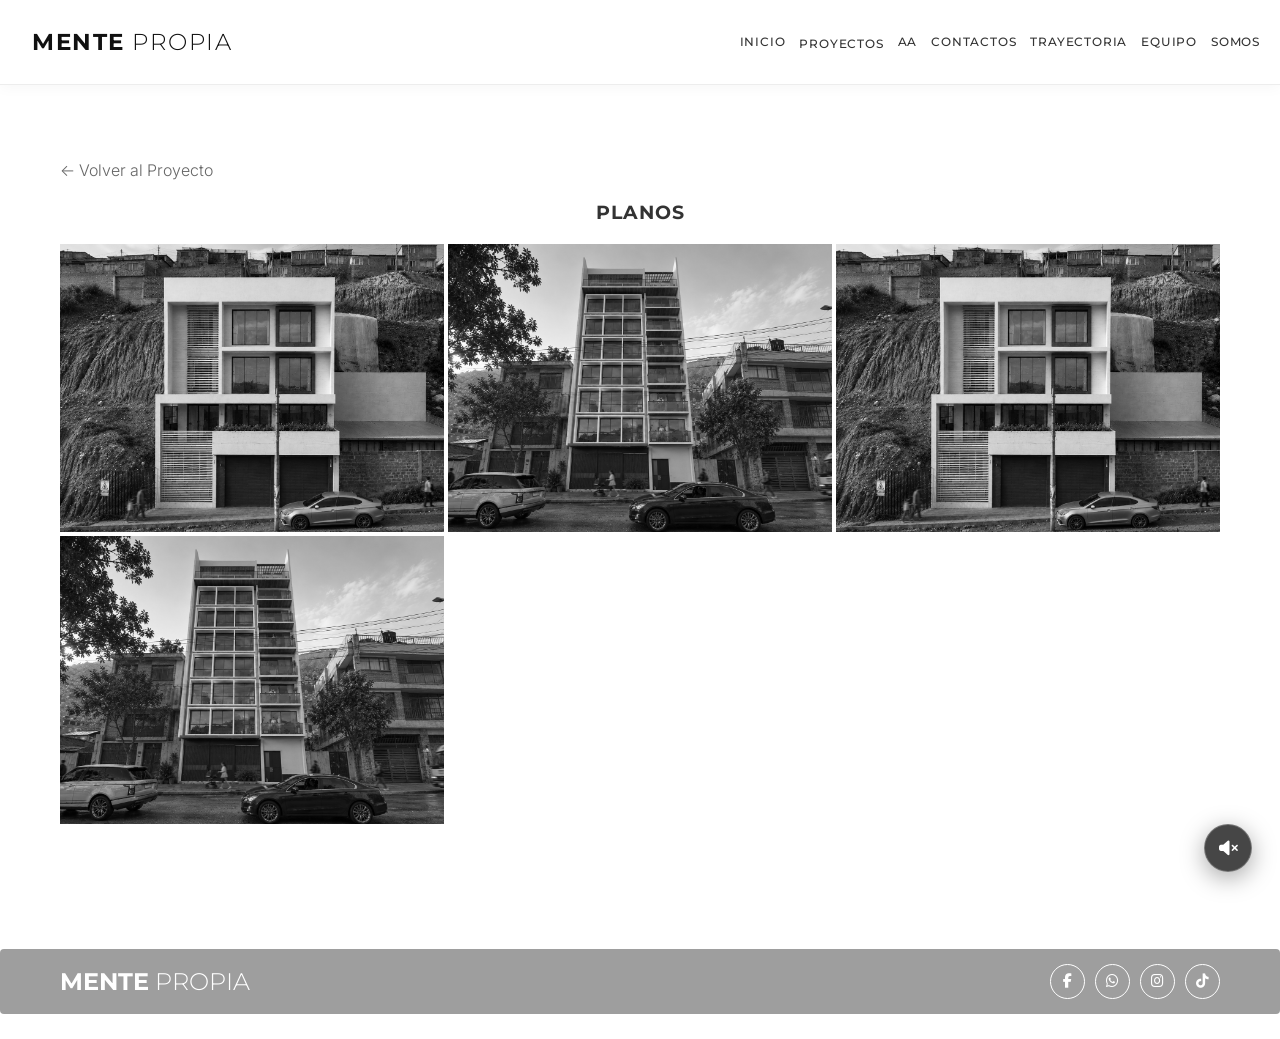
<file: planos.html>
<!DOCTYPE html>
<html lang="es">
<head>
    <meta charset="UTF-8">
    <meta name="viewport" content="width=device-width, initial-scale=1.0">
    <title>MENTE PROPIA | Proyecto 1 - Planos</title>
    <link rel="preconnect" href="https://fonts.googleapis.com">
    <link rel="preconnect" href="https://fonts.gstatic.com" crossorigin>
    <link href="https://fonts.googleapis.com/css2?family=Inter:wght@300;400&family=Montserrat:wght@300;400;600;700&display=swap" rel="stylesheet">
    <link rel="stylesheet" href="styles.css">
    <link rel="stylesheet" href="https://cdnjs.cloudflare.com/ajax/libs/font-awesome/6.4.0/css/all.min.css">
</head>
<body>
    
    <header class="navbar navbar-dark" id="main-nav">
        <div class="container navbar-container">
            <a href="index.html" class="logo"><strong>MENTE</strong> PROPIA</a>
            <nav class="nav-links">
                <a href="index.html">INICIO</a>
                <div class="nav-dropdown-container">
                    <a href="proyectos.html">PROYECTOS</a>
                    <div class="nav-dropdown">
                        <a href="proyectos.html#all">Todos</a>
                        <a href="proyectos.html#casas">Casas</a>
                        <a href="proyectos.html#edificios">Edificios</a>
                        <a href="proyectos.html#futuristico">Futurístico</a>
                        <a href="proyectos.html#culturales">Culturales</a>
                        <a href="proyectos.html#concursos">Concursos</a>
                    </div>
                </div>
                <a href="aa.html">AA</a>
                <a href="contactos.html">CONTACTOS</a>
                <a href="trayectoria.html">TRAYECTORIA</a>
                <a href="equipo.html">EQUIPO</a>
                <a href="somos.html">SOMOS</a>
            </nav>
        </div>
    </header>
    <!-- Fullscreen Mobile Overlay Menu -->
    <nav id="mobileMenu" class="overlay-menu" aria-label="Menú móvil">
        <button id="menuClose" class="menu-close-btn" aria-label="Cerrar Menú">✕</button>
        <div class="overlay-menu-links">
            <div class="mobile-search-box">
                <i class="fas fa-search"></i>
                <input type="text" class="mobile-search-input" placeholder="Buscar proyectos...">
            </div>
            <a href="index.html">INICIO</a>
            <a href="proyectos.html">PROYECTOS</a>
            <a href="aa.html">AA</a>
            <a href="contactos.html">CONTACTOS</a>
            <a href="trayectoria.html">TRAYECTORIA</a>
            <a href="equipo.html">EQUIPO</a>
            <a href="somos.html">SOMOS</a>
        </div>
    </nav>

    <main class="page-content">
        <section class="section">
            <div class="container">
                <a href="proyecto-detalle.html" style="color:#666; text-decoration:none; margin-bottom: 20px; display:inline-block;">&larr; Volver al Proyecto</a>
                
                <h2 class="section-heading text-center mb-4">PLANOS</h2>
                
                <div class="gallery-grid">
                    <div class="gallery-item"><img src="assets/PROJECT1.png" alt="Plano 1" onerror="this.src='assets/fondo.jpg'"></div>
                    <div class="gallery-item"><img src="assets/PROJECT2.png" alt="Plano 2" onerror="this.src='assets/fondo.jpg'"></div>
                    <div class="gallery-item"><img src="assets/PROJECT1.png" alt="Plano 3" onerror="this.src='assets/fondo.jpg'"></div>
                    <div class="gallery-item"><img src="assets/PROJECT2.png" alt="Plano 4" onerror="this.src='assets/fondo.jpg'"></div>
                </div>
            </div>
        </section>
    </main>

    <footer class="grey-bar footer-global">
        <div class="container footer-bar">
            <span class="logo-text"><strong>MENTE</strong> PROPIA</span>
            <div class="footer-socials">
                <a href="https://www.facebook.com/mentepropiaai/?locale=es_LA" target="_blank" rel="noopener noreferrer" class="social-circle" title="Facebook"><i class="fab fa-facebook-f"></i></a>
                <a href="https://wa.me/59165117503" target="_blank" rel="noopener noreferrer" class="social-circle" title="WhatsApp"><i class="fab fa-whatsapp"></i></a>
                <a href="https://www.instagram.com/mentepropia.ai/" target="_blank" rel="noopener noreferrer" class="social-circle" title="Instagram"><i class="fab fa-instagram"></i></a>
                <a href="https://www.tiktok.com/@mentepropia.ai?_r=1&_t=ZS-9ApUSbqWD1Y" target="_blank" rel="noopener noreferrer" class="social-circle" title="TikTok"><i class="fab fa-tiktok"></i></a>
            </div>
        </div>
    </footer>

    <script src="script.js"></script>
        <button id="floating-audio-toggle" class="floating-audio-btn" title="Activar / Desactivar Música" aria-label="Control de audio">
        <i class="fas fa-volume-mute"></i>
    </button>
    <audio id="bg-audio" loop><source src="assets/musica.mp3" type="audio/mpeg"></audio>
</body>
</html>
</file>
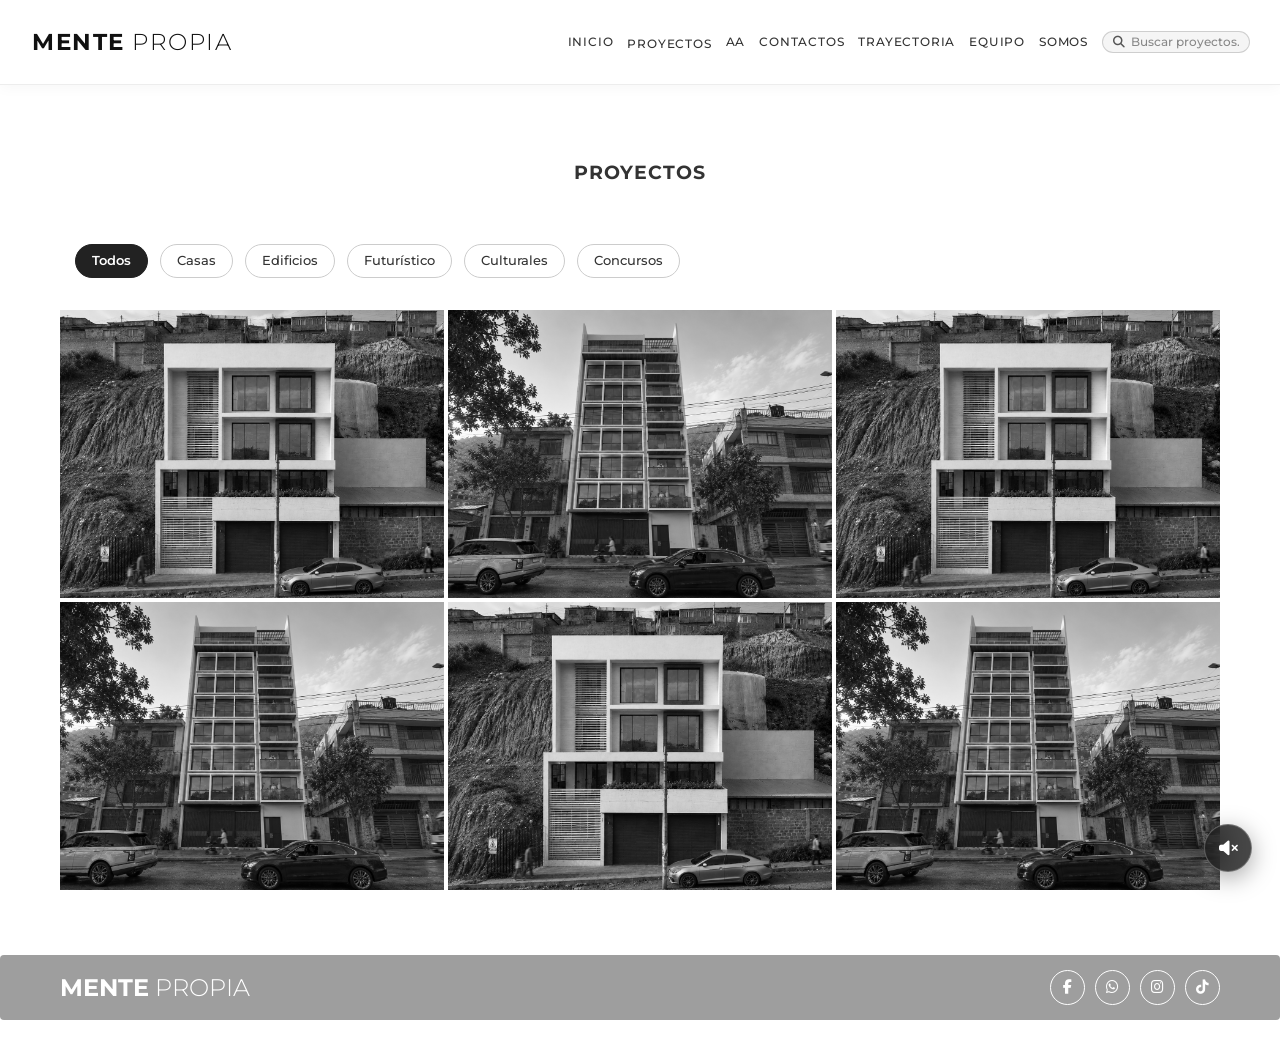
<file: proyectos.html>
<!DOCTYPE html>
<html lang="es">
<head>
    <meta charset="UTF-8">
    <meta name="viewport" content="width=device-width, initial-scale=1.0">
    <title>MENTE PROPIA | Proyectos</title>
    <link rel="preconnect" href="https://fonts.googleapis.com">
    <link rel="preconnect" href="https://fonts.gstatic.com" crossorigin>
    <link href="https://fonts.googleapis.com/css2?family=Inter:wght@300;400&family=Montserrat:wght@300;400;600;700&display=swap" rel="stylesheet">
    <link rel="stylesheet" href="styles.css">
    <link rel="stylesheet" href="https://cdnjs.cloudflare.com/ajax/libs/font-awesome/6.4.0/css/all.min.css">
</head>
<body>
    
    <header class="navbar navbar-dark" id="main-nav">
        <div class="container navbar-container">
            <a href="index.html" class="logo"><strong>MENTE</strong> PROPIA</a>
            <div class="nav-right-cluster">
                <nav class="nav-links">
                <a href="index.html">INICIO</a>
                <div class="nav-dropdown-container">
                    <a href="proyectos.html">PROYECTOS</a>
                    <div class="nav-dropdown">
                        <a href="#all" class="filter-btn" data-filter="all">Todos</a>
                        <a href="#casas" class="filter-btn" data-filter="casas">Casas</a>
                        <a href="#edificios" class="filter-btn" data-filter="edificios">Edificios</a>
                        <a href="#futuristico" class="filter-btn" data-filter="futuristico">Futurístico</a>
                        <a href="#culturales" class="filter-btn" data-filter="culturales">Culturales</a>
                        <a href="#concursos" class="filter-btn" data-filter="concursos">Concursos</a>
                    </div>
                </div>
                <a href="aa.html">AA</a>
                <a href="contactos.html">CONTACTOS</a>
                <a href="trayectoria.html">TRAYECTORIA</a>
                <a href="equipo.html">EQUIPO</a>
                <a href="somos.html">SOMOS</a>
            </nav>
                <div class="nav-search-wrap">
                    <div class="nav-search-box">
                        <i class="fas fa-search search-icon"></i>
                        <input type="text" class="nav-search-input" placeholder="Buscar proyectos..." aria-label="Buscar proyectos">
                    </div>
                    <div class="nav-search-results"></div>
                </div>
                <div class="nav-right-group">
                <button id="menuToggle" class="menu-toggle-btn" aria-label="Abrir Menú"><i class="fas fa-bars"></i></button>
            </div>
            </div>
        </div>
    </header>
    <!-- Fullscreen Mobile Overlay Menu -->
    <nav id="mobileMenu" class="overlay-menu" aria-label="Menú móvil">
        <button id="menuClose" class="menu-close-btn" aria-label="Cerrar Menú">✕</button>
        <div class="overlay-menu-links">
            <div class="mobile-search-box">
                <i class="fas fa-search"></i>
                <input type="text" class="mobile-search-input" placeholder="Buscar proyectos...">
            </div>
            <a href="index.html">INICIO</a>
            <a href="proyectos.html">PROYECTOS</a>
            <a href="aa.html">AA</a>
            <a href="contactos.html">CONTACTOS</a>
            <a href="trayectoria.html">TRAYECTORIA</a>
            <a href="equipo.html">EQUIPO</a>
            <a href="somos.html">SOMOS</a>
        </div>
    </nav>

    <main class="page-content">
        <section id="proyectos" class="section" style="padding-bottom:0;">
            <div class="container">
                <div class="proyectos-header">
                    <h2 class="section-heading">PROYECTOS</h2>
                </div>
                
                <nav class="scrollable-filters">
                      <button class="filter-chip active" data-filter="all">Todos</button>
                      <button class="filter-chip" data-filter="casas">Casas</button>
                      <button class="filter-chip" data-filter="edificios">Edificios</button>
                      <button class="filter-chip" data-filter="futuristico">Futurístico</button>
                      <button class="filter-chip" data-filter="culturales">Culturales</button>
                      <button class="filter-chip" data-filter="concursos">Concursos</button>
                  </nav>
            </div>
            
            <div class="container">
                <div class="gallery-grid main-projects-grid">
                    <a href="proyecto-detalle.html?img=assets/PROJECT1.png&title=ESDENKA&meta=2025+%7C+LP" class="gallery-item edificios" data-img="assets/PROJECT1.png" data-title="ESDENKA" data-meta="2025 | LP">
                        <img src="assets/PROJECT1.png" alt="ESDENKA" onerror="this.src='assets/fondo.jpg'">
                        <div class="overlay">
                            <div class="overlay-info">
                                <span class="project-title">ESDENKA</span>
                                <span class="project-meta">2025 | LP</span>
                            </div>
                        </div>
                    </a>
                    <a href="proyecto-detalle.html?img=assets/PROJECT2.png&title=TORRE+CAMILA&meta=2024+%7C+LP" class="gallery-item edificios" data-img="assets/PROJECT2.png" data-title="TORRE CAMILA" data-meta="2024 | LP">
                        <img src="assets/PROJECT2.png" alt="Torre Camila" onerror="this.src='assets/fondo.jpg'">
                        <div class="overlay">
                            <div class="overlay-info">
                                <span class="project-title">TORRE CAMILA</span>
                                <span class="project-meta">2024 | LP</span>
                            </div>
                        </div>
                    </a>
                    <a href="proyecto-detalle.html?img=assets/PROJECT1.png&title=EDIFICIO+QUARTIER&meta=2023+%7C+SC" class="gallery-item futuristico" data-img="assets/PROJECT1.png" data-title="EDIFICIO QUARTIER" data-meta="2023 | SC">
                        <img src="assets/PROJECT1.png" alt="Edificio Quartier" onerror="this.src='assets/fondo.jpg'">
                        <div class="overlay">
                            <div class="overlay-info">
                                <span class="project-title">EDIFICIO QUARTIER</span>
                                <span class="project-meta">2023 | SC</span>
                            </div>
                        </div>
                    </a>
                    <a href="proyecto-detalle.html?img=assets/PROJECT2.png&title=CENTRO+CULTURAL&meta=2024+%7C+LP" class="gallery-item culturales" data-img="assets/PROJECT2.png" data-title="CENTRO CULTURAL" data-meta="2024 | LP">
                        <img src="assets/PROJECT2.png" alt="Centro Cultural Illimani" onerror="this.src='assets/fondo.jpg'">
                        <div class="overlay">
                            <div class="overlay-info">
                                <span class="project-title">CENTRO CULTURAL</span>
                                <span class="project-meta">2024 | LP</span>
                            </div>
                        </div>
                    </a>
                    <a href="proyecto-detalle.html?img=assets/PROJECT1.png&title=CASA+JACARAND%C3%81&meta=2023+%7C+CBBA" class="gallery-item casas" data-img="assets/PROJECT1.png" data-title="CASA JACARANDÁ" data-meta="2023 | CBBA">
                        <img src="assets/PROJECT1.png" alt="Casa Jacarandá" onerror="this.src='assets/fondo.jpg'">
                        <div class="overlay">
                            <div class="overlay-info">
                                <span class="project-title">CASA JACARANDÁ</span>
                                <span class="project-meta">2023 | CBBA</span>
                            </div>
                        </div>
                    </a>
                    <a href="proyecto-detalle.html?img=assets/PROJECT2.png&title=PARQUE+URBANO&meta=2025+%7C+SC" class="gallery-item concursos" data-img="assets/PROJECT2.png" data-title="PARQUE URBANO" data-meta="2025 | SC">
                        <img src="assets/PROJECT2.png" alt="Parque Urbano Nube" onerror="this.src='assets/fondo.jpg'">
                        <div class="overlay">
                            <div class="overlay-info">
                                <span class="project-title">PARQUE URBANO</span>
                                <span class="project-meta">2025 | SC</span>
                            </div>
                        </div>
                    </a>
                </div>
            </div>
            
        </section>
    </main>

    <footer class="grey-bar footer-global">
        <div class="container footer-bar">
            <span class="logo-text"><strong>MENTE</strong> PROPIA</span>
            <div class="footer-socials">
                <a href="https://www.facebook.com/mentepropiaai/?locale=es_LA" target="_blank" rel="noopener noreferrer" class="social-circle" title="Facebook"><i class="fab fa-facebook-f"></i></a>
                <a href="https://wa.me/59165117503" target="_blank" rel="noopener noreferrer" class="social-circle" title="WhatsApp"><i class="fab fa-whatsapp"></i></a>
                <a href="https://www.instagram.com/mentepropia.ai/" target="_blank" rel="noopener noreferrer" class="social-circle" title="Instagram"><i class="fab fa-instagram"></i></a>
                <a href="https://www.tiktok.com/@mentepropia.ai?_r=1&_t=ZS-9ApUSbqWD1Y" target="_blank" rel="noopener noreferrer" class="social-circle" title="TikTok"><i class="fab fa-tiktok"></i></a>
            </div>
        </div>
    </footer>

    <script src="script.js"></script>
        <button id="floating-audio-toggle" class="floating-audio-btn" title="Activar / Desactivar Música" aria-label="Control de audio">
        <i class="fas fa-volume-mute"></i>
    </button>
    <audio id="bg-audio" loop><source src="assets/musica.mp3" type="audio/mpeg"></audio>
</body>
</html>
</file>
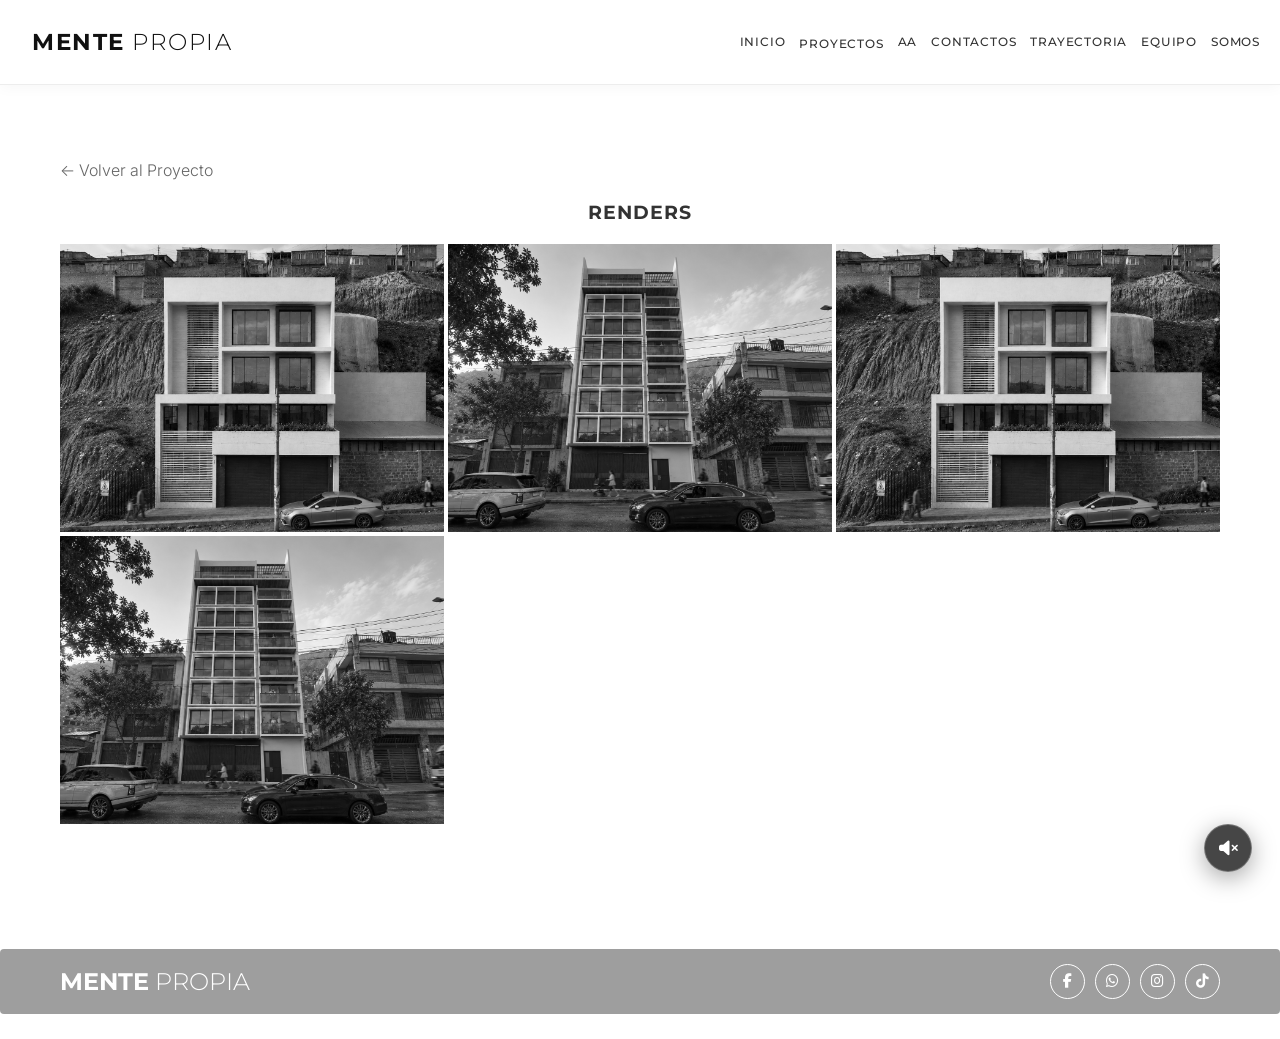
<file: renders.html>
<!DOCTYPE html>
<html lang="es">
<head>
    <meta charset="UTF-8">
    <meta name="viewport" content="width=device-width, initial-scale=1.0">
    <title>MENTE PROPIA | Proyecto 1 - Renders</title>
    <link rel="preconnect" href="https://fonts.googleapis.com">
    <link rel="preconnect" href="https://fonts.gstatic.com" crossorigin>
    <link href="https://fonts.googleapis.com/css2?family=Inter:wght@300;400&family=Montserrat:wght@300;400;600;700&display=swap" rel="stylesheet">
    <link rel="stylesheet" href="styles.css">
    <link rel="stylesheet" href="https://cdnjs.cloudflare.com/ajax/libs/font-awesome/6.4.0/css/all.min.css">
</head>
<body>
    
    <header class="navbar navbar-dark" id="main-nav">
        <div class="container navbar-container">
            <a href="index.html" class="logo"><strong>MENTE</strong> PROPIA</a>
            <nav class="nav-links">
                <a href="index.html">INICIO</a>
                <div class="nav-dropdown-container">
                    <a href="proyectos.html">PROYECTOS</a>
                    <div class="nav-dropdown">
                        <a href="proyectos.html#all">Todos</a>
                        <a href="proyectos.html#casas">Casas</a>
                        <a href="proyectos.html#edificios">Edificios</a>
                        <a href="proyectos.html#futuristico">Futurístico</a>
                        <a href="proyectos.html#culturales">Culturales</a>
                        <a href="proyectos.html#concursos">Concursos</a>
                    </div>
                </div>
                <a href="aa.html">AA</a>
                <a href="contactos.html">CONTACTOS</a>
                <a href="trayectoria.html">TRAYECTORIA</a>
                <a href="equipo.html">EQUIPO</a>
                <a href="somos.html">SOMOS</a>
            </nav>
        </div>
    </header>
    <!-- Fullscreen Mobile Overlay Menu -->
    <nav id="mobileMenu" class="overlay-menu" aria-label="Menú móvil">
        <button id="menuClose" class="menu-close-btn" aria-label="Cerrar Menú">✕</button>
        <div class="overlay-menu-links">
            <div class="mobile-search-box">
                <i class="fas fa-search"></i>
                <input type="text" class="mobile-search-input" placeholder="Buscar proyectos...">
            </div>
            <a href="index.html">INICIO</a>
            <a href="proyectos.html">PROYECTOS</a>
            <a href="aa.html">AA</a>
            <a href="contactos.html">CONTACTOS</a>
            <a href="trayectoria.html">TRAYECTORIA</a>
            <a href="equipo.html">EQUIPO</a>
            <a href="somos.html">SOMOS</a>
        </div>
    </nav>

    <main class="page-content">
        <section class="section">
            <div class="container">
                <a href="proyecto-detalle.html" style="color:#666; text-decoration:none; margin-bottom: 20px; display:inline-block;">&larr; Volver al Proyecto</a>
                
                <h2 class="section-heading text-center mb-4">RENDERS</h2>
                
                <div class="gallery-grid">
                    <div class="gallery-item"><img src="assets/PROJECT1.png" alt="Render 1" onerror="this.src='assets/fondo.jpg'"></div>
                    <div class="gallery-item"><img src="assets/PROJECT2.png" alt="Render 2" onerror="this.src='assets/fondo.jpg'"></div>
                    <div class="gallery-item"><img src="assets/PROJECT1.png" alt="Render 3" onerror="this.src='assets/fondo.jpg'"></div>
                    <div class="gallery-item"><img src="assets/PROJECT2.png" alt="Render 4" onerror="this.src='assets/fondo.jpg'"></div>
                </div>
            </div>
        </section>
    </main>

    <footer class="grey-bar footer-global">
        <div class="container footer-bar">
            <span class="logo-text"><strong>MENTE</strong> PROPIA</span>
            <div class="footer-socials">
                <a href="https://www.facebook.com/mentepropiaai/?locale=es_LA" target="_blank" rel="noopener noreferrer" class="social-circle" title="Facebook"><i class="fab fa-facebook-f"></i></a>
                <a href="https://wa.me/59165117503" target="_blank" rel="noopener noreferrer" class="social-circle" title="WhatsApp"><i class="fab fa-whatsapp"></i></a>
                <a href="https://www.instagram.com/mentepropia.ai/" target="_blank" rel="noopener noreferrer" class="social-circle" title="Instagram"><i class="fab fa-instagram"></i></a>
                <a href="https://www.tiktok.com/@mentepropia.ai?_r=1&_t=ZS-9ApUSbqWD1Y" target="_blank" rel="noopener noreferrer" class="social-circle" title="TikTok"><i class="fab fa-tiktok"></i></a>
            </div>
        </div>
    </footer>

    <script src="script.js"></script>
        <button id="floating-audio-toggle" class="floating-audio-btn" title="Activar / Desactivar Música" aria-label="Control de audio">
        <i class="fas fa-volume-mute"></i>
    </button>
    <audio id="bg-audio" loop><source src="assets/musica.mp3" type="audio/mpeg"></audio>
</body>
</html>
</file>
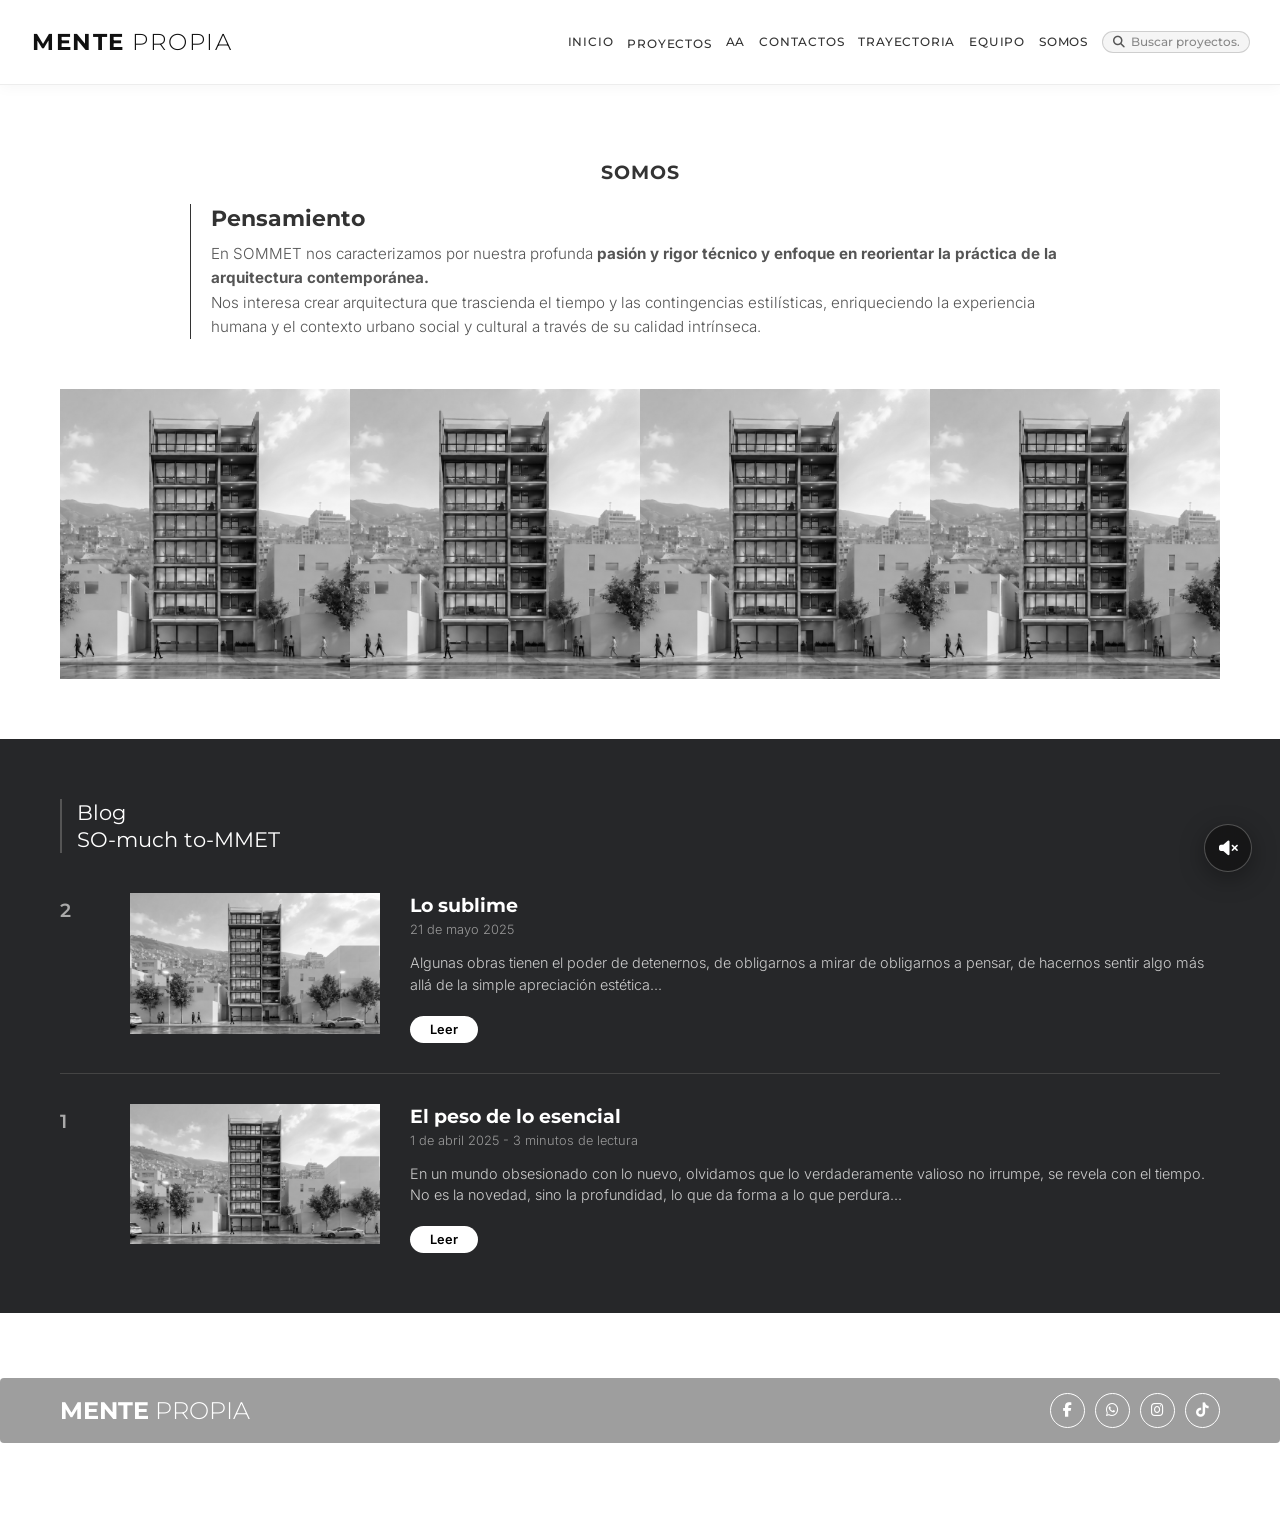
<file: somos.html>
<!DOCTYPE html>
<html lang="es">
<head>
    <meta charset="UTF-8">
    <meta name="viewport" content="width=device-width, initial-scale=1.0">
    <title>MENTE PROPIA | Somos</title>
    <link rel="preconnect" href="https://fonts.googleapis.com">
    <link rel="preconnect" href="https://fonts.gstatic.com" crossorigin>
    <link href="https://fonts.googleapis.com/css2?family=Inter:wght@300;400&family=Montserrat:wght@300;400;600;700&display=swap" rel="stylesheet">
    <link rel="stylesheet" href="styles.css">
    <link rel="stylesheet" href="https://cdnjs.cloudflare.com/ajax/libs/font-awesome/6.4.0/css/all.min.css">
</head>
<body>
    
    <header class="navbar navbar-dark" id="main-nav">
        <div class="container navbar-container">
            <a href="index.html" class="logo"><strong>MENTE</strong> PROPIA</a>
            <div class="nav-right-cluster">
                <nav class="nav-links">
                <a href="index.html">INICIO</a>
                <div class="nav-dropdown-container">
                    <a href="proyectos.html">PROYECTOS</a>
                    <div class="nav-dropdown">
                        <a href="proyectos.html#all">Todos</a>
                        <a href="proyectos.html#casas">Casas</a>
                        <a href="proyectos.html#edificios">Edificios</a>
                        <a href="proyectos.html#futuristico">Futurístico</a>
                        <a href="proyectos.html#culturales">Culturales</a>
                        <a href="proyectos.html#concursos">Concursos</a>
                    </div>
                </div>
                <a href="aa.html">AA</a>
                <a href="contactos.html">CONTACTOS</a>
                <a href="trayectoria.html">TRAYECTORIA</a>
                <a href="equipo.html">EQUIPO</a>
                <a href="somos.html">SOMOS</a>
            </nav>
                <div class="nav-search-wrap">
                    <div class="nav-search-box">
                        <i class="fas fa-search search-icon"></i>
                        <input type="text" class="nav-search-input" placeholder="Buscar proyectos..." aria-label="Buscar proyectos">
                    </div>
                    <div class="nav-search-results"></div>
                </div>
                <div class="nav-right-group">
                <button id="menuToggle" class="menu-toggle-btn" aria-label="Abrir Menú"><i class="fas fa-bars"></i></button>
            </div>
            </div>
        </div>
    </header>
    <!-- Fullscreen Mobile Overlay Menu -->
    <nav id="mobileMenu" class="overlay-menu" aria-label="Menú móvil">
        <button id="menuClose" class="menu-close-btn" aria-label="Cerrar Menú">✕</button>
        <div class="overlay-menu-links">
            <div class="mobile-search-box">
                <i class="fas fa-search"></i>
                <input type="text" class="mobile-search-input" placeholder="Buscar proyectos...">
            </div>
            <a href="index.html">INICIO</a>
            <a href="proyectos.html">PROYECTOS</a>
            <a href="aa.html">AA</a>
            <a href="contactos.html">CONTACTOS</a>
            <a href="trayectoria.html">TRAYECTORIA</a>
            <a href="equipo.html">EQUIPO</a>
            <a href="somos.html">SOMOS</a>
        </div>
    </nav>

    <main class="page-content">
        <section id="somos" class="section">
            <div class="container">
                <h2 class="section-heading text-center mb-4">SOMOS</h2>
                
                <div class="pensamiento-header">
                    <div class="vertical-line"></div>
                    <div>
                        <h3 class="pensamiento-title">Pensamiento</h3>
                        <p class="pensamiento-desc">En SOMMET nos caracterizamos por nuestra profunda <strong>pasión y rigor técnico y enfoque en reorientar la práctica de la arquitectura contemporánea.</strong><br>Nos interesa crear arquitectura que trascienda el tiempo y las contingencias estilísticas, enriqueciendo la experiencia humana y el contexto urbano social y cultural a través de su calidad intrínseca.</p>
                    </div>
                </div>
                
                <div class="somos-strip">
                    <img src="assets/fondo.jpg" alt="Img 1" onerror="this.src='https://images.unsplash.com/photo-1600596542815-ffad4c1539a9?w=400'">
                    <img src="assets/fondo.jpg" alt="Img 2" onerror="this.src='https://images.unsplash.com/photo-1486406146926-c627a92ad1ab?w=400'">
                    <img src="assets/fondo.jpg" alt="Img 3" onerror="this.src='https://images.unsplash.com/photo-1497366216548-37526070297c?w=400'">
                    <img src="assets/fondo.jpg" alt="Img 4" onerror="this.src='https://images.unsplash.com/photo-1541123437800-1c64dfd6c0df?w=400'">
                </div>
            </div>

            <div class="dark-blog-box">
                <div class="container">
                    <div class="blog-header">
                        <h3>Blog<br>SO-much to-MMET</h3>
                    </div>
                    
                    <div class="blog-list">
                        <div class="blog-item">
                            <span class="blog-num">2</span>
                            <div class="blog-img">
                                <img src="assets/fondo.jpg" alt="Lo sublime" onerror="this.src='https://images.unsplash.com/photo-1600607687920-4e2a09cf159d?w=400'">
                            </div>
                            <div class="blog-info">
                                <h4>Lo sublime</h4>
                                <span class="date">21 de mayo 2025</span>
                                <p>Algunas obras tienen el poder de detenernos, de obligarnos a mirar de obligarnos a pensar, de hacernos sentir algo más allá de la simple apreciación estética...</p>
                                <a href="#" class="btn-read">Leer</a>
                            </div>
                        </div>
                        
                        <div class="blog-item">
                            <span class="blog-num">1</span>
                            <div class="blog-img">
                                <img src="assets/fondo.jpg" alt="El peso de lo esencial" onerror="this.src='https://images.unsplash.com/photo-1502672260266-1c1c24240f38?w=400'">
                            </div>
                            <div class="blog-info">
                                <h4>El peso de lo esencial</h4>
                                <span class="date">1 de abril 2025 - 3 minutos de lectura</span>
                                <p>En un mundo obsesionado con lo nuevo, olvidamos que lo verdaderamente valioso no irrumpe, se revela con el tiempo. No es la novedad, sino la profundidad, lo que da forma a lo que perdura...</p>
                                <a href="#" class="btn-read">Leer</a>
                            </div>
                        </div>
                    </div>
                </div>
            </div>

            <footer class="grey-bar footer-global">
        <div class="container footer-bar">
            <span class="logo-text"><strong>MENTE</strong> PROPIA</span>
            <div class="footer-socials">
                <a href="https://www.facebook.com/mentepropiaai/?locale=es_LA" target="_blank" rel="noopener noreferrer" class="social-circle" title="Facebook"><i class="fab fa-facebook-f"></i></a>
                <a href="https://wa.me/59165117503" target="_blank" rel="noopener noreferrer" class="social-circle" title="WhatsApp"><i class="fab fa-whatsapp"></i></a>
                <a href="https://www.instagram.com/mentepropia.ai/" target="_blank" rel="noopener noreferrer" class="social-circle" title="Instagram"><i class="fab fa-instagram"></i></a>
                <a href="https://www.tiktok.com/@mentepropia.ai?_r=1&_t=ZS-9ApUSbqWD1Y" target="_blank" rel="noopener noreferrer" class="social-circle" title="TikTok"><i class="fab fa-tiktok"></i></a>
            </div>
        </div>
    </footer>
            </div>
        </section>
    </main>

    <script src="script.js"></script>
        <button id="floating-audio-toggle" class="floating-audio-btn" title="Activar / Desactivar Música" aria-label="Control de audio">
        <i class="fas fa-volume-mute"></i>
    </button>
    <audio id="bg-audio" loop><source src="assets/musica.mp3" type="audio/mpeg"></audio>
</body>
</html>
</file>
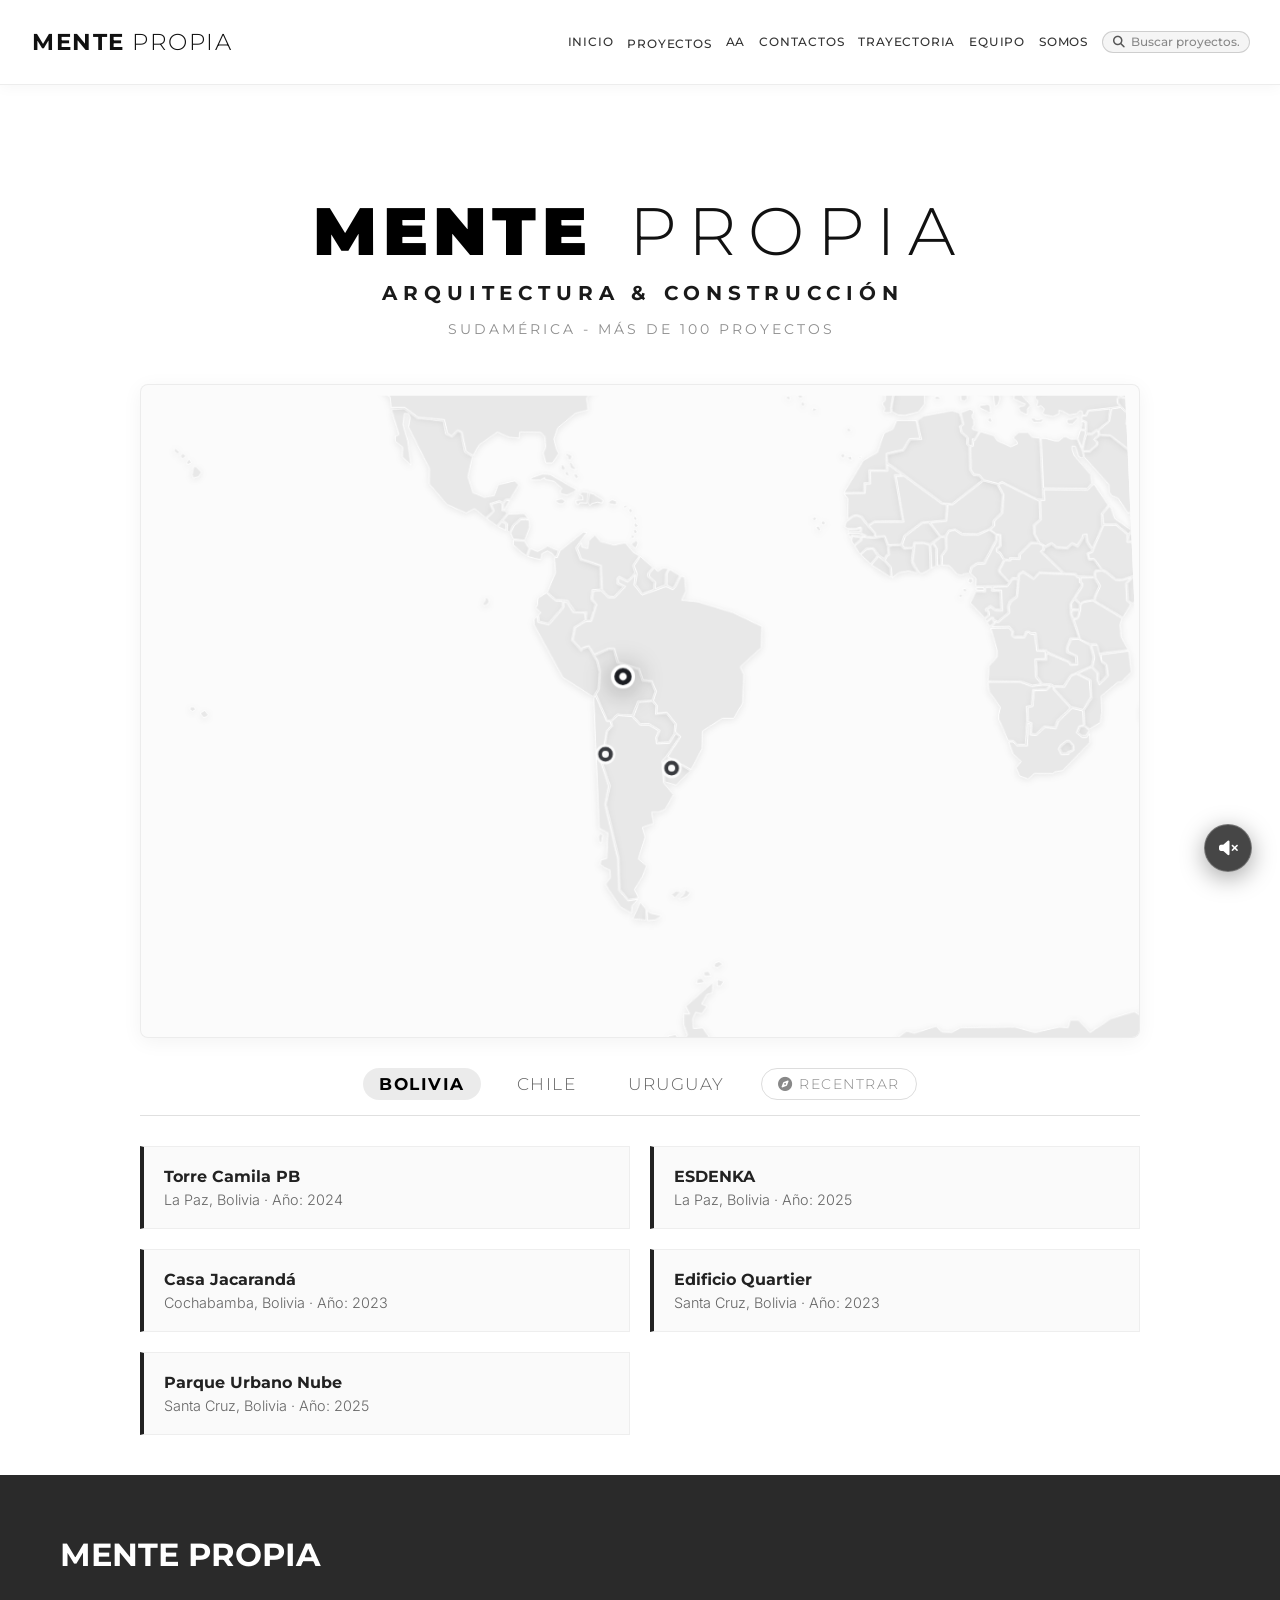
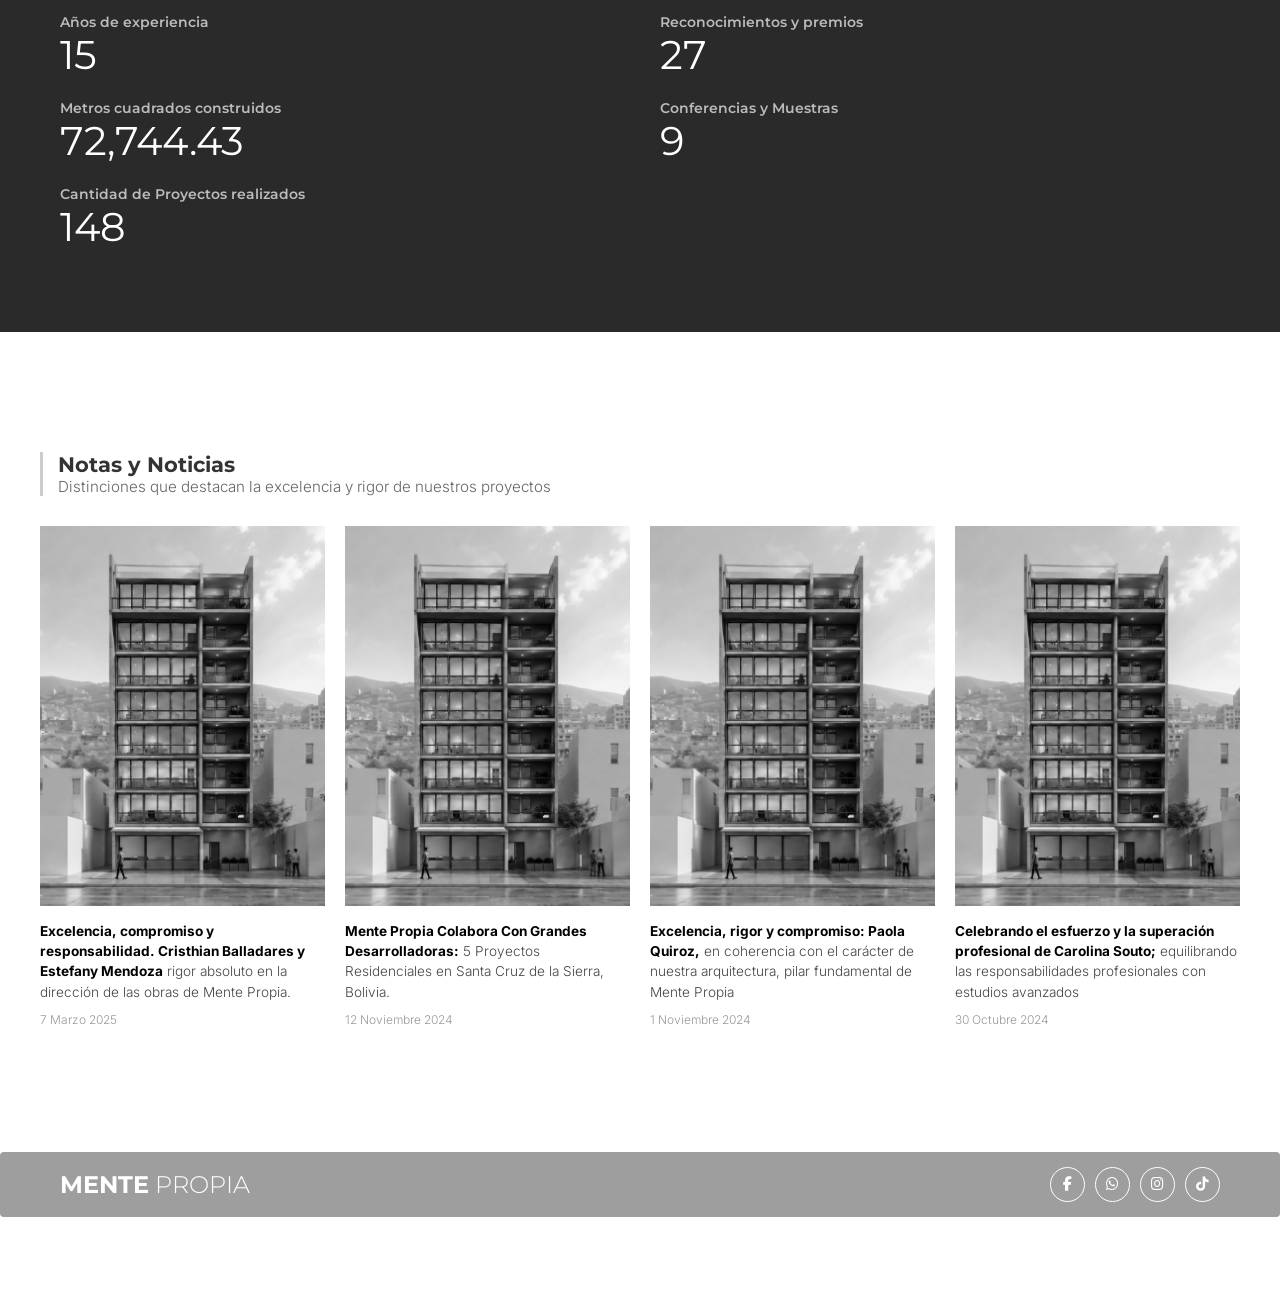
<file: trayectoria.html>
<!DOCTYPE html>
<html lang="es">
<head>
    <meta charset="UTF-8">
    <meta name="viewport" content="width=device-width, initial-scale=1.0">
    <title>MENTE PROPIA | Trayectoria</title>
    <link rel="preconnect" href="https://fonts.googleapis.com">
    <link rel="preconnect" href="https://fonts.gstatic.com" crossorigin>
    <link href="https://fonts.googleapis.com/css2?family=Inter:wght@300;400&family=Montserrat:wght@300;400;600;700&display=swap" rel="stylesheet">
    <link rel="stylesheet" href="styles.css">
    <link rel="stylesheet" href="https://cdnjs.cloudflare.com/ajax/libs/font-awesome/6.4.0/css/all.min.css">
</head>
<body>
    
    <header class="navbar navbar-dark" id="main-nav">
        <div class="container navbar-container">
            <a href="index.html" class="logo"><strong>MENTE</strong> PROPIA</a>
            <div class="nav-right-cluster">
                <nav class="nav-links">
                <a href="index.html">INICIO</a>
                <div class="nav-dropdown-container">
                    <a href="proyectos.html">PROYECTOS</a>
                    <div class="nav-dropdown">
                        <a href="proyectos.html#all">Todos</a>
                        <a href="proyectos.html#casas">Casas</a>
                        <a href="proyectos.html#edificios">Edificios</a>
                        <a href="proyectos.html#futuristico">Futurístico</a>
                        <a href="proyectos.html#culturales">Culturales</a>
                        <a href="proyectos.html#concursos">Concursos</a>
                    </div>
                </div>
                <a href="aa.html">AA</a>
                <a href="contactos.html">CONTACTOS</a>
                <a href="trayectoria.html">TRAYECTORIA</a>
                <a href="equipo.html">EQUIPO</a>
                <a href="somos.html">SOMOS</a>
            </nav>
                <div class="nav-search-wrap">
                    <div class="nav-search-box">
                        <i class="fas fa-search search-icon"></i>
                        <input type="text" class="nav-search-input" placeholder="Buscar proyectos..." aria-label="Buscar proyectos">
                    </div>
                    <div class="nav-search-results"></div>
                </div>
                <div class="nav-right-group">
                <button id="menuToggle" class="menu-toggle-btn" aria-label="Abrir Menú"><i class="fas fa-bars"></i></button>
            </div>
            </div>
        </div>
    </header>
    <!-- Fullscreen Mobile Overlay Menu -->
    <nav id="mobileMenu" class="overlay-menu" aria-label="Menú móvil">
        <button id="menuClose" class="menu-close-btn" aria-label="Cerrar Menú">✕</button>
        <div class="overlay-menu-links">
            <div class="mobile-search-box">
                <i class="fas fa-search"></i>
                <input type="text" class="mobile-search-input" placeholder="Buscar proyectos...">
            </div>
            <a href="index.html">INICIO</a>
            <a href="proyectos.html">PROYECTOS</a>
            <a href="aa.html">AA</a>
            <a href="contactos.html">CONTACTOS</a>
            <a href="trayectoria.html">TRAYECTORIA</a>
            <a href="equipo.html">EQUIPO</a>
            <a href="somos.html">SOMOS</a>
        </div>
    </nav>

    <main class="page-content">
        <section id="trayectoria" class="section">
            <div class="container text-center">
                <div class="sommet-logo">
                    <h2><strong>MENTE</strong> PROPIA</h2>
                    <p>ARQUITECTURA & CONSTRUCCIÓN</p>
                    <small>SUDAMÉRICA - MÁS DE 100 PROYECTOS</small>
                </div>
                
                
                <div class="map-module">
                    <div class="map-container">
                        


<svg
   version="1.2"
   id="svg2"
   x="0px"
   y="0px"
   width="950px"
   height="620px"
   viewBox="0 0 950 620"
   xml:space="preserve"
   inkscape:version="1.3 (0e150ed6c4, 2023-07-21)"
   sodipodi:docname="World_map_-_low_resolution.svg"
   xmlns:inkscape="http://www.inkscape.org/namespaces/inkscape"
   xmlns:sodipodi="http://sodipodi.sourceforge.net/DTD/sodipodi-0.dtd"
   xmlns="http://www.w3.org/2000/svg"
   xmlns:svg="http://www.w3.org/2000/svg"
   xmlns:rdf="http://www.w3.org/1999/02/22-rdf-syntax-ns#"
   xmlns:cc="http://creativecommons.org/ns#"
   xmlns:dc="http://purl.org/dc/elements/1.1/"><defs
     id="defs344"><inkscape:path-effect
       effect="bspline"
       id="path-effect1"
       is_visible="true"
       lpeversion="1.3"
       weight="33.333333"
       steps="2"
       helper_size="0"
       apply_no_weight="true"
       apply_with_weight="true"
       only_selected="false"
       uniform="false" /><inkscape:path-effect
       effect="powerstroke"
       id="path-effect10"
       is_visible="true"
       lpeversion="1.3"
       scale_width="1"
       interpolator_type="CentripetalCatmullRom"
       interpolator_beta="0.75"
       start_linecap_type="round"
       end_linecap_type="round"
       offset_points="5.3932381,0.12257406"
       linejoin_type="spiro"
       miter_limit="4"
       not_jump="true"
       sort_points="true"
       message="&lt;b&gt;Ctrl + click&lt;/b&gt; on existing node and move it" /><inkscape:path-effect
       effect="simplify"
       id="path-effect9"
       is_visible="true"
       lpeversion="1.3"
       threshold="0.012"
       steps="1"
       smooth_angles="0"
       helper_size="0"
       simplify_individual_paths="false"
       simplify_just_coalesce="false"
       step="1" /><inkscape:path-effect
       effect="powerstroke"
       id="path-effect8"
       is_visible="true"
       lpeversion="1.3"
       scale_width="1"
       interpolator_type="CentripetalCatmullRom"
       interpolator_beta="0.75"
       start_linecap_type="round"
       end_linecap_type="round"
       offset_points="13.90594,0.12257406"
       linejoin_type="spiro"
       miter_limit="4"
       not_jump="true"
       sort_points="true"
       message="&lt;b&gt;Ctrl + click&lt;/b&gt; on existing node and move it" /><inkscape:path-effect
       effect="simplify"
       id="path-effect7"
       is_visible="true"
       lpeversion="1.3"
       threshold="0.012"
       steps="1"
       smooth_angles="0"
       helper_size="0"
       simplify_individual_paths="false"
       simplify_just_coalesce="false"
       step="1" /><inkscape:path-effect
       effect="powerstroke"
       id="path-effect5"
       is_visible="true"
       lpeversion="1.3"
       scale_width="1"
       interpolator_type="CentripetalCatmullRom"
       interpolator_beta="0.75"
       start_linecap_type="round"
       end_linecap_type="round"
       offset_points="8.3356582,0.12257406"
       linejoin_type="spiro"
       miter_limit="4"
       not_jump="true"
       sort_points="true"
       message="&lt;b&gt;Ctrl + click&lt;/b&gt; on existing node and move it" /><inkscape:path-effect
       effect="simplify"
       id="path-effect4"
       is_visible="true"
       lpeversion="1.3"
       threshold="0.012"
       steps="1"
       smooth_angles="0"
       helper_size="0"
       simplify_individual_paths="false"
       simplify_just_coalesce="false"
       step="1" /><inkscape:path-effect
       effect="powerstroke"
       id="path-effect3"
       is_visible="true"
       lpeversion="1.3"
       scale_width="1"
       interpolator_type="CentripetalCatmullRom"
       interpolator_beta="0.75"
       start_linecap_type="round"
       end_linecap_type="round"
       offset_points="11.385268,0.12257406"
       linejoin_type="spiro"
       miter_limit="4"
       not_jump="true"
       sort_points="true"
       message="&lt;b&gt;Ctrl + click&lt;/b&gt; on existing node and move it" /><inkscape:path-effect
       effect="simplify"
       id="path-effect2"
       is_visible="true"
       lpeversion="1.3"
       threshold="0.012"
       steps="1"
       smooth_angles="0"
       helper_size="0"
       simplify_individual_paths="false"
       simplify_just_coalesce="false"
       step="1" /></defs><sodipodi:namedview
     pagecolor="#ffffff"
     bordercolor="#666666"
     borderopacity="1"
     objecttolerance="10"
     gridtolerance="10"
     guidetolerance="10"
     inkscape:pageopacity="0"
     inkscape:pageshadow="2"
     inkscape:window-width="1920"
     inkscape:window-height="1001"
     id="namedview342"
     showgrid="false"
     inkscape:object-nodes="true"
     inkscape:snap-smooth-nodes="true"
     inkscape:snap-nodes="true"
     inkscape:object-paths="true"
     inkscape:zoom="26.24"
     inkscape:cx="589.19588"
     inkscape:cy="310.00381"
     inkscape:window-x="-9"
     inkscape:window-y="-9"
     inkscape:window-maximized="1"
     inkscape:current-layer="svg2"
     inkscape:showpageshadow="2"
     inkscape:pagecheckerboard="0"
     inkscape:deskcolor="#d1d1d1" />
<rect class="map-bg-hitbox" width="950" height="620" fill="transparent" />
<g id="map-viewport" class="map-viewport">
<path
     id="kalimantan"
     d="M781.68,324.4l-2.31,8.68l-12.53,4.23l-3.75-4.4l-1.82,0.5l3.4,13.12l5.09,0.57l6.79,2.57v2.57l3.11-0.57l4.53-6.27v-5.13l2.55-5.13l2.83,0.57l-3.4-7.13l-0.52-4.59L781.68,324.4L781.68,324.4z" /><path
     id="papua new guinea"
     d="M852.76,348.29l-0.37,24.44l3.52-0.19l4.63-5.41l3.89,0.19l2.5,2.24l0.83,6.9l7.96,4.2l2.04-0.75v-2.52l-6.39-5.32l-3.15-7.28l2.5-1.21l-1.85-4.01l-3.7-0.09l-0.93-4.29l-9.81-6.62L852.76,348.29L852.76,348.29z" /><path
     id="mexico"
     d="M137.49,225.43l4.83,15.21l-2.25,1.26l0.25,3.02l4.25,3.27v6.05l5.25,5.04l-2.25-14.86l-3-9.83l0.75-6.8l2.5,0.25l1,2.27l-1,5.79l13,25.44v9.07l10.5,12.34l11.5,5.29l4.75-2.77l6.75,5.54l4-4.03l-1.75-4.54l5.75-1.76l1.75,1.01l1.75-1.76h2.75l5-8.82l-2.5-2.27l-9.75,2.27l-2.25,6.55l-5.75,1.01l-6.75-2.77l-3-9.57l2.27-12.07l-4.64-2.89l-2.21-11.59l-1.85-0.79l-3.38,3.43l-3.88-2.07l-1.52-7.73l-15.37-1.61l-7.94-5.97L137.49,225.43L137.49,225.43z" /><path
     id="estonia"
     d="M517.77,143.66l-5.6-0.2l-3.55,2.17l-0.05,1.61l2.3,2.17l7.15,1.21L517.77,143.66L517.77,143.66z" /><path
     id="algeria"
     d="M473.88,227.49l-4.08-1.37l-16.98,3.19l-3.7,2.81l2.26,11.67l-6.75,0.27l-4.06,6.53l-9.67,2.32l0.03,4.75l31.85,24.35l5.43,0.46l18.11-14.15l-1.81-2.28l-3.4-0.46l-2.04-3.42v-14.15l-1.36-1.37l0.23-3.65l-3.62-3.65l-0.45-3.88l1.58-1.14l-0.68-4.11L473.88,227.49L473.88,227.49z" /><path
     id="morocco"
     d="M448.29,232.28h-11.55l-2.26,5.02l-5.21,2.51l-4.3,11.64l-8.38,5.02l-11.77,19.39l11.55-0.23l0.45-5.7h2.94v-7.76h10.19l0.23-10.04l9.74-2.28l4.08-6.62l6.34-0.23L448.29,232.28L448.29,232.28z" /><path
     id="mauretania"
     d="M404.9,276.66l2.18,2.85l-0.45,12.32l3.17-2.28l2.26-0.46l3.17,1.14l3.62,5.02l3.4-2.28l16.53-0.23l-4.08-27.61l4.38-0.02l-8.16-6.25l0.01,4.06l-10.33,0.01l-0.05,7.75l-2.97-0.01l-0.38,5.72L404.9,276.66L404.9,276.66z" /><path
     id="senegal"
     d="M410.12,290.32l-3.94,2.86l-0.9,1.6l-0.28,1.6l1.45,1.04l4.84-0.07l3.11-0.84l0.35,1.53l-0.28,2.02l2.97,1.46l0.62,0.7l3.94,0.14l0.14-1.74l-3.6-4.32l-4.01-5.43l-2.49-1.04L410.12,290.32L410.12,290.32z" /><path
     id="gambia"
     d="M406.89,298.34l-0.13,1.11l6.92-0.1l0.35-1.03l-0.15-1.04l-1.99,0.81L406.89,298.34L406.89,298.34z" /><path
     id="casamance"
     d="M406.79,300.22l1.24,3.01l0.69-1.86l8.41,0.88l-3.64-1.87L406.79,300.22L406.79,300.22z" /><path
     id="bissau"
     d="M408.6,304.53l1.4,2.77l3.93-3.38l0.04-1.04l-4.63-0.67L408.6,304.53L408.6,304.53z" /><path
     id="guinee"
     d="M410.42,307.94l3.04,4.68l3.96-3.44l4.06-0.18l3.38,4.49l2.87,1.89l1.08-2.1l0.96-0.54l-0.07-4.62l-1.91-5.48l-5.86,0.65l-7.25-0.58l-0.04,1.86L410.42,307.94L410.42,307.94z" /><path
     id="sierra leone"
     d="M413.93,313.13l5.65,5.46l4.03-4.89l-2.52-3.95l-3.47,0.35L413.93,313.13L413.93,313.13z" /><path
     id="liberia"
     d="M420.17,319.19l10.98,7.34l-0.26-5.56l-3.32-3.91l-3.24-2.87L420.17,319.19L420.17,319.19z" /><path
     id="ivoire"
     d="M432.07,326.75l4.28-3.03l5.32-0.93l5.43,1.17l-2.77-4.19l-0.81-2.56l0.81-7.57l-4.85,0.23l-2.2-2.1l-4.62,0.12l-2.2,0.35l0.23,5.12l-1.16,0.47l-1.39,2.56l3.58,4.19L432.07,326.75L432.07,326.75z" /><path
     id="mali"
     d="M419.46,295.84l3.08-2.11l17.12-0.1l-3.96-27.54l4.52-0.13l21.87,16.69l2.94,0.42l-1.11,9.28l-13.75,1.25l-10.61,7.92l-1.93,5.42l-7.37,0.31l-1.88-5.41l-5.65,0.4l0.22-1.77L419.46,295.84L419.46,295.84z" /><path
     id="burkina"
     d="M450.59,294.28l3.64-0.29l5.97,8.44l-5.54,4.18l-4.01-1.03l-5.39,0.07l-0.87,3.16l-4.52,0.22l-1.24-1.69l1.6-5.14L450.59,294.28L450.59,294.28z" /><path
     id="niger"
     d="M460.89,302l2.55-0.06l2.3-3.45l3.86-0.69l4.11,2.51l8.77,0.25l6.78-2.76l2.55-2.19l0.19-2.88l4.73-4.77l1.25-10.53l-3.11-6.52l-7.96-1.94l-18.42,14.36l-2.61-0.25l-1.12,9.97l-9.4,0.94L460.89,302L460.89,302z" /><path
     id="ghana"
     d="M444.34,317.05l1.12,2.63l2.92,4.58l1.62-0.06l4.42-2.51l-0.31-14.29l-3.42-1l-4.79,0.13L444.34,317.05L444.34,317.05z" /><path
     id="togo"
     d="M455.22,321.25l2.68-1.57l-0.06-10.35l-1.74-2.82l-1.12,0.94L455.22,321.25L455.22,321.25z" /><path
     id="benin"
     d="M458.71,319.49h2.12l0.12-6.02l2.68-3.89l-0.12-6.77l-2.43-0.06l-4.17,3.26l1.74,3.32L458.71,319.49L458.71,319.49z" /><path
     id="nigeria"
     d="M461.57,319.37l3.92,0.19l4.73,5.27l2.3,0.63l1.8-0.88l2.74-0.38l0.93-3.82l3.73-2.45l4.04-0.19l7.4-13.61l-0.12-3.07l-3.42-2.63l-6.84,3.01l-9.15-0.13l-4.36-2.76l-3.11,0.69l-1.62,2.82l-0.12,7.96l-2.61,3.7L461.57,319.37L461.57,319.37z" /><path
     id="tunisia"
     d="M474.91,227.33l5.53-2.23l1.82,1.18l0.07,1.44l-0.85,1.11l0.13,1.97l0.85,0.46v3.54l-0.98,1.64l0.13,1.05l3.71,1.31l-2.99,4.65l-1.17-0.07l-0.2,3.74l-1.3,0.2l-1.11-0.98l0.26-3.8l-3.64-3.54l-0.46-3.08l1.76-1.38L474.91,227.33L474.91,227.33z" /><path
     id="libya"
     d="M480.05,248.03l1.56-0.26l0.46-3.6h0.78l3.19-5.24l7.87,2.29l2.15,3.34l7.74,3.54l4.03-1.7l-0.39-1.7l-1.76-1.7l0.2-1.18l2.86-2.42h5.66l2.15,2.88l4.55,0.66l0.59,36.89l-3.38-0.13l-20.42-10.62l-2.21,1.25l-8.39-2.1l-2.28-3.01l-3.32-0.46l-1.69-3.01L480.05,248.03L480.05,248.03z" /><path
     id="egypt"
     d="M521.93,243.06l2.67,0.07l5.2,1.44l2.47,0.07l3.06-2.56h1.43l2.6,1.44h3.29l0.59-0.04l2.08,5.98l0.59,1.93l0.55,2.89l-0.98,0.72l-1.69-0.85l-1.95-6.36l-1.76-0.13l-0.13,2.16l1.17,3.74l9.37,11.6l0.2,4.98l-2.73,3.15L522.32,273L521.93,243.06L521.93,243.06z" /><path
     id="chad"
     d="M492.79,296l0.13-2.95l4.74-4.61l1.27-11.32l-3.16-6.04l2.21-1.13l21.4,11.15l-0.13,10.94l-3.77,3.21v5.64l2.47,4.78h-4.36l-7.22,7.14l-0.19,2.16l-5.33-0.07l-0.07,0.98l-3.04-0.4l-2.08-3.93l-1.56-0.77l0.2-1.2l1.96-1.5v-7.02l-2.71-0.42l-3.27-2.43L492.79,296L492.79,296L492.79,296z" /><path
     d="M 549.08398 310.33984 L 546.14062 305.39648 L 545.83203 301.80078 L 545.125 301.93555 L 544.93359 303.04297 L 541.07617 308.67773 L 537.99805 307.20898 L 534.92773 309.78125 L 528.57617 309.41602 L 525.76562 307.16992 L 521.73242 309.23438 L 521.58008 310.60938 L 520.34961 311.34961 L 532.66992 324.0293 L 539.38086 324.41016 L 540.35938 325.90039 L 549.96094 326.07031 L 550.03906 323.91992 L 550.85938 322.42969 L 554.06055 322.01953 L 550.07031 316.23047 L 547.13086 316.23047 L 546.38086 312.11914 L 548.74023 311.08008 L 549.08398 310.33984 z "
     id="south_sudan"
     inkscape:label="#south sudan" /><path
     d="M 552 270.60938 L 548.31055 274.33008 L 522.50977 274.09961 L 522.78906 280.66992 L 520.33008 280.59961 L 520.15039 292.42969 L 516.41992 295.64062 L 516.26953 300.58008 L 518.96094 305.89062 L 521.91016 307.63086 L 521.86523 308.04492 L 525.88477 305.98633 L 528.95117 308.43555 L 534.58984 308.75977 L 537.84766 306.03125 L 540.73438 307.40625 L 543.98438 302.6582 L 544.25781 301.08203 L 546.73438 300.61133 L 547.11914 305.08203 L 549.5957 309.24219 L 555.59961 296.33008 L 555.59961 288.48047 L 559.96094 283.33984 L 552 270.60938 z "
     id="sudan" /><path
     id="cameroon"
     d="M477.82,324.28l3.22,2.96l-0.23,4.58l17.66-0.41l1.44-1.62l-5.06-5.45l-0.75-1.97l3.22-6.03l-2.19-4l-1.84-0.99v-2.03l2.13-1.39l0.12-6.32l-1.69-0.19l-0.03,3.32l-7.42,13.85l-4.54,0.23l-3.11,2.14L477.82,324.28L477.82,324.28z" /><path
     id="eritrea"
     d="M556.71,294.7l-0.25-5.89l3.96-4.62l1.07,0.82l1.95,6.52l9.36,6.97l-1.7,2.09l-6.85-5.89H556.71L556.71,294.7z" /><path
     id="djibouti"
     d="M571.48,301.54l-0.57,3.36l3.96-0.06l0.06-4.94l-1.45-0.89L571.48,301.54L571.48,301.54z" /><path
     id="ethiopia"
     d="M549.49,311.76l7.28-16.2l7.23,0.04l6.41,5.57l-0.45,4.59h4.97l0.51,2.76l8.04,4.81l4.96,0.25l-9.43,10.13l-12.95,3.99h-3.21l-5.72-4.88l-2.26-0.95l-4.38-6.45l-2.89,0.04l-0.34-2.96L549.49,311.76L549.49,311.76z" /><path
     id="somaliland"
     d="M575.74,305.04l4.08,2.78l1.21-0.06l10.13-3.48l1.15,3.71l-0.81,3.13l-2.19,1.74l-5.47-0.35l-7.83-4.81L575.74,305.04L575.74,305.04z" /><path
     id="soqotra"
     d="M599.62,299.65l2.13,2.38l2.88-1.74l1.04-0.35l-1.32-1.28l-2.53,0.75L599.62,299.65L599.62,299.65z" /><path
     id="somalia"
     d="M591.97,304.05l4.37-1.68l1.55,0.93l-0.17,3.88l-4.03,11.48l-21.81,23.36l-2.53-1.74l-0.17-9.86l3.28-3.77l6.96-2.15l10.21-10.78l2.67-2.38l0.75-3.48L591.97,304.05L591.97,304.05z" /><path
     id="centrafrique"
     d="M495.66,324.05l4.66,5.04l1.84-2.38l2.93,0.12l0.63-2.32l2.88-1.8l5.98,4.12l3.45-3.42l13.39,0.59L519,311.18l1.67-1.04l0.23-2.26l-2.82-1.33h-4.14l-6.67,6.61l-0.23,2.72l-5.29-0.17l-0.17,1.16l-3.45-0.35l-3.11,5.91L495.66,324.05L495.66,324.05z" /><path
     id="sao tome"
     d="M470.74,337.15l1.15-0.58l0.86,0.7l-0.86,1.33l-1.04-0.41L470.74,337.15L470.74,337.15z" /><path
     id="principe"
     d="M473.05,333.5l1.73-0.29l0.58,1.1l-0.86,0.93l-0.86-0.12L473.05,333.5L473.05,333.5z" /><path
     id="bioko"
     d="M476.84,327.41l-0.46,1.97l1.38,0.75l1.32-0.99l-0.46-2.03L476.84,327.41L476.84,327.41z" /><path
     id="gabon"
     d="M486.39,332.63l-0.12,2.49l-5.64-0.12l-3.45,6.67l8.11,8.87l2.01-1.68l-0.06-1.74l-1.38-0.64v-1.22l3.11-1.97l2.76,2.09l3.05,0.06l-0.06-10.49l-4.83-0.23l-0.06-2.2L486.39,332.63L486.39,332.63z" /><path
     id="equatorial guinea"
     d="M480.99,332.69l-0.06,1.39l4.54,0.23l-0.06-1.57L480.99,332.69L480.99,332.69z" /><path
     id="congo"
     d="M491,332.52l-0.06,1.45l4.78,0.12l0.17,12.41l-4.37-0.12l-2.53-1.97l-1.96,1.1l-0.09,0.55l1.01,0.49l0.29,2.55l-2.7,2.32l0.58,1.22l2.99-2.32h1.44l0.46,1.39l1.9,0.81l6.1-5.16l-0.12-3.77l1.27-3.07l3.91-2.9l1.05-9.81l-2.78,0.01l-3.22,4.41L491,332.52L491,332.52z" /><path
     id="cabinda"
     d="M486.55,353.23l1.74,2.26l2.25-2.13l-0.66-2.21l-0.56-0.04L486.55,353.23L486.55,353.23z" /><path
     id="drc"
     d="M489.38,355.71l10.31-0.18l2.09,2.97l-0.08,2.19l0.77,0.7h5.12l1.47-2.89h2.09l0.85,0.86l2.87-0.08l0.85,10.08l4.96,0.16v0.78l13.33,6.01l0.62,1.17h2.79l-0.31-4.22l-5.04-2.42l0.31-3.2l2.17-5.08l4.96-0.16l-4.26-14.14l0.08-6.01l6.74-10.54l0.08-1.48l-1.01-0.55l0.04-2.86l-1.23-0.11l-1.24-1.58l-20.35-0.92l-3.73,3.63l-6.11-4.02l-2.15,1.32l-1.56,13.13l-3.86,2.98l-1.16,2.64l0.21,3.91l-6.96,5.69l-1.85-0.84l0.25,1.09L489.38,355.71L489.38,355.71z" /><path
     id="rwanda"
     d="M537.82,339.9l2.81,2.59l-0.12,2.77l-4.36,0.09v-3.06L537.82,339.9L537.82,339.9z" /><path
     id="burundi"
     d="M536.21,346.21l4.27-0.09l-1.11,3.74l-1.08,0.94h-1.32l-0.94-2.53L536.21,346.21L536.21,346.21z" /><path
     id="uganda"
     d="M538.3,339.09l3.03,2.84l1.9-1.21l5.14-0.84l0.88,0.09l0.33-1.95l2.9-6.1l-2.44-5.08l-7.91,0.05l-0.05,2.09l1.06,1.02l-0.16,2.09L538.3,339.09L538.3,339.09z" /><path
     id="kenya"
     d="M550.83,326.52l2.66,5.19l-3.19,6.69l-0.42,2.03l15.93,9.85l4.94-7.76l-2.5-2.03l-0.05-10.22l3.13-3.42l-4.99,1.66l-3.77,0.05l-5.9-4.98l-1.86-0.8l-3.45,0.32l-0.61,1.02L550.83,326.52L550.83,326.52z" /><path
     id="tanzania"
     d="M550.57,371.42l17.47-2.14l-3.93-7.6l-0.21-7.28l1.27-3.48l-16.62-10.44l-5.21,0.86l-1.81,1.34l-0.16,3.05l-1.17,4.23l-1.22,1.45l-1.75,0.16l3.35,11.61l5.47,2.57l3.77,0.11L550.57,371.42L550.57,371.42z" /><path
     id="zambia"
     d="M514.55,384.7l3.17,4.4l4.91,0.3l1.74,0.96l5.14,0.06l4.43-6.21l12.38-5.54l1.08-4.88l-1.44-6.99l-6.46-3.68l-4.31,0.3l-2.15,4.76l0.06,2.17l5.08,2.47l0.3,5.37l-4.37,0.24l-1.08-1.81l-12.14-5.18l-0.36,3.98l-5.74,0.18L514.55,384.7L514.55,384.7z" /><path
     id="angola"
     d="M488.62,356.71l3.41,12.73l-0.08,4.02l-4.99,5.36l-0.75,8.71l19.2,0.17l6.24,2.26l5.15-0.67l-3-3.76l0.01-10.74l5.9-0.25v-4.19l-4.79-0.2l-0.96-9.92l-2.02,0.03l-1.09-0.98l-1.19,0.06l-1.58,3.06H502l-1.41-1.42l0.42-2.01l-1.66-2.43L488.62,356.71L488.62,356.71z" /><path
     id="malawi"
     d="M547.16,379.4l3.11,3.25l-0.06,4.16l0.6,1.75l4.13-4.46l-0.48-5.67l-2.21-1.69l-1.97-9.95l-3.41-0.12l1.55,7.17L547.16,379.4L547.16,379.4z" /><path
     id="mozambique"
     d="M541.17,413.28l2.69,2.23l6.34-3.86l1.02-5.73v-9.46l10.17-8.32l1.74,0.06l6.16-5.91l-0.96-12.18L552,372.17l0.48,3.68l2.81,2.17l0.66,6.63l-5.5,5.37l-1.32-3.01l0.24-3.98l-3.17-3.44l-7.78,3.62l7.24,3.68l0.24,10.73l-4.79,7.11L541.17,413.28L541.17,413.28z" /><path
     id="zimbabwe"
     d="M524.66,392.3l8.97,10.13l6.88,1.75l4.61-7.23l-0.36-9.58l-7.48-3.86l-2.81,1.27l-4.19,6.39l-5.8-0.06L524.66,392.3L524.66,392.3z" /><path
     id="namibia"
     d="M496.55,421.96l3.35,0.24l1.97,1.99l4.67,0.06l1.14-13.26v-8.68l2.99-0.6l1.14-9.1l7.6-0.24l2.69-2.23l-4.55-0.18l-6.16,0.84l-6.64-2.41h-18.66l0.48,5.3l6.22,9.16l-1.08,4.7l0.06,2.47L496.55,421.96L496.55,421.96z" /><path
     id="botswana"
     d="M508.51,411.23l2.15,0.66l-0.3,6.15l2.21,0.3l5.08-4.58l6.1,0.66l1.62-4.1l7.72-7.05l-9.27-10.67l-0.12-1.75l-1.02-0.3l-2.81,2.59l-7.3,0.18l-1.02,9.1l-2.87,0.66L508.51,411.23L508.51,411.23z" /><path
     id="swaziland"
     d="M540.87,414l-2.51,0.42l-1.08,2.95l1.92,1.75h2.33l1.97-2.83L540.87,414L540.87,414z" /><path
     id="lesotho"
     d="M527.41,425.39l3.05-2.35l1.44,0.06l1.74,2.17l-0.18,2.17l-2.93,1.08v0.84l-3.23-0.18l-0.78-2.35L527.41,425.39L527.41,425.39z" /><path
     id="south africa"
     d="M534.16,403.63l-7.9,7.3l-1.88,4.51l-6.26-0.78l-5.21,4.63l-3.46-0.34l0.28-6.4l-1.23-0.43l-0.86,13.09l-6.14-0.06l-1.85-2.18l-2.71-0.03l2.47,7.09l4.41,4.17l-3.15,3.67l2.04,4.6l4.72,1.8l3.76-3.2l10.77,0.06l0.77-0.96l4.78-0.84l16.17-16.1l-0.06-5.07l-1.73,2.24h-2.59l-3.15-2.64l1.6-3.98l2.75-0.56l-0.25-8.18L534.16,403.63L534.16,403.63z M530.37,422.13l1.51-0.06l2.45,2.66l-0.07,3.08l-2.87,1.45l-0.18,1.02l-4.38,0.05l-1.37-3.3l1.25-2.42L530.37,422.13L530.37,422.13z" /><path
     id="greenland"
     d="M321.13,50.07l-1.36,2.17l2.45,2.45l-1.09,2.45l3.54,4.62l4.35-1.36l5.71-0.54l6.53,7.07l4.35,11.69l-3.53,7.34l4.89-0.82l2.72,1.63l0.27,3.54l-5.98,0.27l3.26,3.26l4.08,0.82l-8.97,11.96l-1.09,7.34l1.9,5.98l-1.36,3.54l2.45,7.61l4.62,5.17l1.36-0.27l2.99-0.82l0.27,4.35l1.9,2.72l3.53-0.27l2.72-10.06l8.16-10.06l12.24-4.89l7.61-9.52l3.53,1.63h7.34l5.98-5.98l7.34-2.99l0.82-4.62l-4.62-4.08l-4.08-1.36l-2.18-5.71l5.17-2.99l8.16,4.35l2.72-2.99l-4.35-2.45l9.25-12.51l-1.63-5.44l-4.35-0.27l1.63-4.89l5.44-2.45l11.15-9.79l-3.26-3.53l-12.51,1.09l-6.53,6.53l3.81-8.43l-4.35-1.09l-2.45,4.35l-3.53-2.99l-9.79,1.09l2.72-4.35l16.04-0.54l-4.08-5.44l-17.4-3.26l-7.07,1.09l0.27,3.54l-7.34-2.45l0.27-2.45l-5.17,1.09l-1.09,2.72l5.44,1.9l-5.71,4.08l-4.08-4.62l-5.71-1.63l-0.82,4.35h-5.71l-2.18-4.62l-8.97-1.36l-4.89,2.45l-0.27,3.26l-6.25-0.82l-3.81,1.63l0.27,3.81v1.9l-7.07,1.36l-3.26-2.17l-2.18,3.53l3.26,3.54l6.8-0.82l0.54,2.18l-5.17,2.45L321.13,50.07L321.13,50.07z" /><path
     id="disko"
     d="M342.89,92.49l1.63,2.45l-0.82,2.99h-1.63l-2.18-2.45l0.54-1.9L342.89,92.49L342.89,92.49z" /><path
     id="milne"
     d="M410.87,85.69l4.62,1.36l-0.27,3.81l-4.89-2.45l-1.09-1.36L410.87,85.69L410.87,85.69z" /><path
     id="east antarctica"
     d="M388.52,622.99l3.83-5.11l14.89-7.66l2.55-5.53l6.38-1.28l5.96-7.66l5.96-0.43l1.28-5.96l5.11-3.83l4.26,1.28l12.34-3.83l2.98,2.98l5.53,0.43l5.11-2.55l30.64-0.43l11.06,2.98l14.04-2.98l4.68,0.43l1.28-4.26h4.68l6.38,6.81l11.92-7.66l13.19-3.83l4.68,2.98l0.43-5.96l6.81-0.85l7.23,3.4v3.4l18.3,7.66l5.11-0.43l2.13,2.55l-5.96,6.81v4.68l5.53,2.98l1.28-2.98l25.11-9.79l18.3-1.7l3.83,2.13l14.47,2.13l3.4,1.28l4.68-2.55l6.81-0.43l6.38,4.68l0.43,5.11l14.47-2.98l2.13,0.85l0.85,4.68l13.19,4.26l4.26-2.98l0.43,3.83l4.68,0.43l6.38,5.11l5.96-2.55l5.11,0.43h3.83l2.55-0.43l0.43,6.81l8.51,5.11L388.52,622.99L388.52,622.99z" /><path
     id="antarctic peninsula"
     d="M260.01,622.99l13.62-3.83l0.85-3.83l14.47-3.4l8.51,2.13l18.72-7.66l-0.43-8.08l-5.53-8.51l1.28-2.13l-2.13-5.53v-5.96h3.4l-2.13-4.26l15.32-13.19l-0.43,5.96l-2.98,0.85l-2.98,5.11l2.98,1.28l-2.98,4.26l-3.4-0.85l-1.7,3.83l0.43,5.11l5.11-0.43l3.4,4.68l1.28,5.96l6.81,8.51l0.43,10.64l-2.55,1.28l2.13,5.53l-1.28,2.13L260.01,622.99L260.01,622.99z" /><path
     id="thurston"
     d="M250.22,615.33l5.11-0.85l2.13,1.7l-0.85,2.13l-0.43,2.55l-2.98,1.28l-2.13-2.55h-8.51v-1.7l3.83-0.85L250.22,615.33L250.22,615.33z" /><path
     id="alexander"
     d="M304.69,587.67l-4.26,0.85l2.55,4.68l2.98,1.28l-1.28,2.55v1.7l-8.09,2.13l0.85,2.55l3.4,1.28l3.83-2.98l3.4,0.85l-2.13,3.4l1.28,0.85l3.83-1.7l2.98-5.53L304.69,587.67L304.69,587.67z" /><path
     id="smyley"
     d="M295.75,606.82l-3.4,2.98l2.98,0.85l3.83,0.85l3.83-2.55l-3.83-0.85L295.75,606.82L295.75,606.82z" /><path
     id="robert"
     d="M319.57,556.47l-2.49,0.5l-0.55,2.55l4.76-0.7L319.57,556.47L319.57,556.47z" /><path
     id="king george"
     d="M323.59,552.54l-2.99,0.57l0.57,2.31l3.64-0.13L323.59,552.54L323.59,552.54z" /><path
     id="james ross"
     d="M328.34,557.17l0.02,3.56l2.05,0.09l1.66-2.64L328.34,557.17L328.34,557.17z" /><path
     id="elephant"
     d="M329.33,547.24l-2.16,0.85l-0.55,2.04l1.87,0.68l3.14-2.16L329.33,547.24L329.33,547.24z" /><path
     id="australia"
     d="M761.17,427.98l-0.35,25.38l-3.9,2.86l-0.35,2.5l5.32,3.57l13.13-2.5h6.74l2.48-3.58l14.9-2.86l10.64,3.22l-0.71,4.29l1.42,4.29l8.16-1.43l0.35,2.14l-5.32,3.93l1.77,1.43l3.9-1.43l-1.06,11.8l7.45,5.72l4.26-1.43l2.13,2.14l12.42-1.79l11.71-18.95l4.26-1.07l8.51-15.73l2.13-13.58l-5.32-6.79l2.13-1.43l-4.26-13.23l-4.61-3.22l0.71-17.87l-4.26-3.22l-1.06-10.01h-2.13l-7.1,23.59l-3.9,0.36l-8.87-8.94l4.97-13.23l-9.22-1.79l-10.29,2.86l-2.84,8.22l-4.61,1.07l-0.35-5.72l-18.8,11.44l0.35,4.29l-2.84,3.93h-7.1l-15.26,6.43L761.17,427.98L761.17,427.98z" /><path
     id="tasmania"
     d="M825.74,496.26l-1.77,7.15l0.35,5l5.32-0.36l6.03-9.29L825.74,496.26L825.74,496.26z" /><path
     id="new zealand north island"
     d="M913.02,481.96l1.06,11.8l-1.42,5.36l-5.32,3.93l0.35,4.65v5l1.42,1.79l14.55-12.51v-2.86h-3.55l-4.97-16.8L913.02,481.96L913.02,481.96z" /><path
     id="new zealand south island"
     d="M902.38,507.7l2.84,5.36l-7.81,7.51l-0.71,3.93l-5.32,0.71l-8.87,8.22l-8.16-3.93l-0.71-2.86l14.9-6.43L902.38,507.7L902.38,507.7z" /><path
     id="new caledonia"
     d="M906.64,420.47l-0.35,1.79l4.61,6.43l2.48,1.07l0.35-2.5L906.64,420.47L906.64,420.47z" /><path
     id="sumatra"
     d="M722.48,317.57l-0.28,2.28l6.79,11.41h1.98l14.15,23.67l5.66,0.57l2.83-8.27l-4.53-2.85l-0.85-4.56L722.48,317.57L722.48,317.57z" /><path
     id="east malaysia"
     d="M764.14,332.92l3.02,3.49l11.58-4.01l2.29-8.84l5.16-0.37l4.72-3.42l-6.12-4.46l-1.4-2.45l-3.02,5.57l1.11,3.2l-1.84,2.67l-3.47-0.89l-8.41,6.17l0.22,3.57L764.14,332.92L764.14,332.92z" /><path
     id="brunei"
     d="M779.77,319.25l-2.88,3.49l2.36,0.74l1.33-1.86L779.77,319.25L779.77,319.25z" /><path
     id="sulawesi"
     d="M789.53,349.11l2.26,2.77l-1.47,4.16v0.79h3.34l1.18-10.4l1.08,0.3l1.96,9.5l1.87,0.5l1.77-4.06l-1.77-6.14l-1.47-2.67l4.62-3.37l-1.08-1.49l-4.42,2.87h-1.18l-2.16-3.17l0.69-1.39l3.64-1.78l5.5,1.68l1.67-0.1l4.13-3.86l-1.67-1.68l-3.83,2.97h-2.46l-3.73-1.78l-2.65,0.1l-2.95,4.75l-1.87,8.22L789.53,349.11L789.53,349.11z" /><path
     id="maluku"
     d="M814.19,330.5l-1.87,4.55l2.95,3.86h0.98l1.28-2.57l0.69-0.89l-1.28-1.39l-1.87-0.69L814.19,330.5L814.19,330.5z" /><path
     id="seram"
     d="M819.99,345.45l-4.03,0.89l-1.18,1.29l0.98,1.68l2.65-0.99l1.67-0.99l2.46,1.98l1.08-0.89l-1.96-2.38L819.99,345.45L819.99,345.45z" /><path
     id="java"
     d="M753.17,358.32l-2.75,1.88l0.59,1.58l8.75,1.98l4.42,0.79l1.87,1.98l5.01,0.4l2.36,1.98l2.16-0.5l1.97-1.78l-3.64-1.68l-3.14-2.67l-8.16-1.98L753.17,358.32L753.17,358.32z" /><path
     id="bali"
     d="M781.77,366.93l-2.16,1.19l1.28,1.39l3.14-1.19L781.77,366.93L781.77,366.93z" /><path
     id="lombok"
     d="M785.5,366.04l0.39,1.88l2.26,0.59l0.88-1.09l-0.98-1.49L785.5,366.04L785.5,366.04z" /><path
     id="sumba"
     d="M790.91,370.99l-2.75,0.4l2.46,2.08h1.96L790.91,370.99L790.91,370.99z" /><path
     id="flores"
     d="M791.69,367.72l-0.59,1.19l4.42,0.69l3.44-1.98l-1.96-0.59l-3.14,0.89l-1.18-0.99L791.69,367.72L791.69,367.72z" /><path
     id="timor"
     d="M806.14,368.42l-5.11,4.26l0.49,1.09l2.16-0.4l2.55-2.38l5.01-0.69l-0.98-1.68L806.14,368.42L806.14,368.42z" /><path
     id="new ireland"
     d="M880.48,349l-0.88,1.25l4.81,4.26l0.66,2.5l1.31-0.15l0.15-2.57l-1.46-1.32L880.48,349L880.48,349z" /><path
     id="new britain"
     d="M882.89,355.03l-0.95,0.22l-0.58,2.57l-1.82,1.18l-5.47,0.96l0.22,2.06l5.76-0.29l3.65-2.28l-0.22-3.97L882.89,355.03L882.89,355.03z" /><path
     id="bougainville"
     d="M889.38,359.51l1.24,3.45l2.19,2.13l0.66-0.59l-0.22-2.28l-2.48-3.01L889.38,359.51L889.38,359.51z" /><path
     id="choiseul"
     d="M895.43,364.65l0.15,2.28l1.39,1.32l1.31-0.81l-1.17-2.43L895.43,364.65L895.43,364.65z" /><path
     id="new georgia"
     d="M897.18,370.31l-1.17,1.25l1.24,2.28l1.46,0.44l-0.07-1.54L897.18,370.31L897.18,370.31z" /><path
     id="santa isabel"
     d="M900.03,368.99l1.02,2.5l1.97,2.35l1.09-1.76l-1.46-2.5L900.03,368.99L900.03,368.99z" /><path
     id="malaita"
     d="M905.14,372.74l0.58,3.09l1.39,1.91l1.17-2.42L905.14,372.74L905.14,372.74z" /><path
     id="santa ana"
     d="M906.74,379.65l-0.51,0.88l1.68,2.21l1.17,0.07l-0.73-2.87L906.74,379.65L906.74,379.65z" /><path
     id="rennell"
     d="M903.02,384.05l-1.75,0.81l1.53,2.13l1.31-0.74L903.02,384.05L903.02,384.05z" /><path
     id="espiritu santo"
     d="M920.87,397.22l-1.24,1.66l0.52,1.87l0.62,0.42l1.13-1.46L920.87,397.22L920.87,397.22z" /><path
     id="malakula"
     d="M921.49,402.31l0.1,1.35l1.34,0.42l0.93-0.52l-0.93-1.46L921.49,402.31L921.49,402.31z" /><path
     id="efate"
     d="M923.45,414.37l-0.62,0.94l0.93,1.04l1.55-0.52L923.45,414.37L923.45,414.37z" /><path
     id="fiji"
     d="M948.62,412.29l-1.24,1.66l-0.1,1.87l1.44,1.46L948.62,412.29L948.62,412.29z" /><path
     id="palawan"
     d="M789.37,297.53l-0.86,1.64l-0.48,2.02l-4.78,6.07l0.29,1.25l2.01-0.29l6.21-6.94L789.37,297.53L789.37,297.53z" /><path
     id="negros"
     d="M797.11,295.22l-0.1,5.01l1.82,1.83l0.67,3.56l1.82,0.39l0.86-2.22l-1.43-1.06l-0.38-6.26L797.11,295.22L797.11,295.22z" /><path
     id="cebu"
     d="M802.28,297.15l-0.1,4.43l1.05,1.73l1.82-2.12l-0.48-3.85L802.28,297.15L802.28,297.15z" /><path
     id="samar"
     d="M803.42,293.29l1.82,2.41l0.86,2.31h1.63l-0.29-3.95l-1.82-1.25L803.42,293.29L803.42,293.29z" /><path
     id="path7462"
     d="M806.96,302.35l0.38,2.89l-3.35,2.7l-2.77,0.29l-2.96,3.18l0.1,1.45l2.77-0.87l1.91-1.25l1.63,4.14l2.87,2.02l1.15-0.39l1.05-1.25l-2.29-2.31l1.34-1.06l1.53,1.25l1.05-1.73l-1.05-2.12l-0.19-4.72L806.96,302.35L806.96,302.35z" /><path
     id="luzon"
     d="M791.38,272.97l-2.58,1.83l-0.29,5.78l4.02,7.8l1.34,1.06l1.72-1.16l2.96,0.48l0.57,2.6l2.2,0.19l1.05-1.44l-1.34-1.83l-1.63-1.54l-3.44-0.38l-1.82-2.99l2.1-3.18l0.19-2.79l-1.43-3.56L791.38,272.97L791.38,272.97z" /><path
     id="mindoro"
     d="M792.72,290.21l0.76,2.7l1.34,0.87l0.96-1.25l-1.53-2.12L792.72,290.21L792.72,290.21z" /><path
     id="hainan"
     d="M759.83,270.17l-2.39,0.67l-1.72,2.12l1.43,2.79l2.1,0.19l2.39-2.12l0.57-2.79L759.83,270.17L759.83,270.17z" /><path
     id="taiwan"
     d="M787.46,248.31l-3.54,2.7l-0.19,5.2l3.06,3.56l0.76-0.67L787.46,248.31L787.46,248.31z" /><path
     id="kyushu"
     d="M803.23,216.42l-1.63,1.64l0.67,2.31l1.43,0.1l0.96,5.01l1.15,1.25l2.01-1.83l0.86-3.28l-2.49-3.56L803.23,216.42L803.23,216.42z" /><path
     id="shikoku"
     d="M812.03,213.15l-2.77,2.6l-0.1,2.99l0.67,0.87l3.73-3.18l-0.29-3.18L812.03,213.15L812.03,213.15z" /><path
     id="honshu"
     d="M808.2,206.98l-4.88,5.59l0.86,1.35l2.39,0.29l4.49-3.47l3.16-0.58l2.87,3.37l2.2-0.77l0.86-3.28l4.11-0.1l4.02-4.82l-2.1-8l-0.96-4.24l2.1-1.73l-4.78-7.22l-1.24,0.1l-2.58,2.89v2.41l1.15,1.35l0.38,6.36l-2.96,3.66l-1.72-1.06l-1.34,2.99l-0.29,2.79l1.05,1.64l-0.67,1.25l-2.2-1.83h-1.53l-1.34,0.77L808.2,206.98L808.2,206.98z" /><path
     id="hokkaido"
     d="M816.43,163.44l-1.53,1.35l0.77,2.89l1.34,1.35l-0.1,4.43l-1.72,0.67l-1.34,2.99l3.92,5.39l2.58-0.87l0.48-1.35l-2.77-2.5l1.72-2.22l1.82,0.29l1.43,1.54l0.1-3.18l3.92-3.18l2.2-0.58l-1.82-3.08l-0.86-1.35l-1.43,0.96l-1.24,1.54l-2.68-0.58l-2.77-1.83L816.43,163.44L816.43,163.44z" /><path
     id="iturup"
     d="M830.86,160.45l-2.68,3.76l0.19,1.83l1.34-0.58l3.15-3.95L830.86,160.45L830.86,160.45z" /><path
     id="urup"
     d="M834.4,154.96l-0.96,2.6l0.1,1.73l1.63-1.06l1.53-3.08V154L834.4,154.96L834.4,154.96z" /><path
     id="paramushir"
     d="M840.04,132.03l-1.24,1.54l0.1,2.41l1.15-0.1l1.91-3.37L840.04,132.03L840.04,132.03z" /><path
     id="onekotan"
     d="M837.75,137.91v4.24l1.34,0.48l0.96-1.54v-3.27L837.75,137.91L837.75,137.91z" /><path
     id="sakhalin"
     d="M798.64,122.59l-0.09,6.17l7.74,11.95l2.77,10.4l4.88,9.25l1.91,0.67l1.63-1.35l0.76-2.22l-6.98-7.61l0.19-3.95l1.53-0.67l0.38-2.31l-13.67-19.36L798.64,122.59L798.64,122.59z" /><path
     id="bering island"
     d="M852.57,103.42l-1.91,0.19l1.15,1.64l2.39,1.64l0.67-0.77L852.57,103.42L852.57,103.42z" /><path
     id="medny"
     d="M856.29,104.58l0.29,1.64l2.96,0.87l0.29-1.16L856.29,104.58L856.29,104.58z" /><path
     id="attu"
     d="M872.54,110.87l1.25,2.24l2.08-0.14l0.42-1.54L872.54,110.87L872.54,110.87z" /><path
     id="amchitka"
     d="M893.51,114.37l1.67,3.08l1.25-1.4v-2.1L893.51,114.37L893.51,114.37z" /><path
     id="adak"
     d="M907.81,104.57l-2.36,3.08l0.55,1.4l2.92-1.82l0.28-1.82L907.81,104.57L907.81,104.57z" /><path
     id="umnak"
     d="M919.61,94.92l-2.08,2.52l2.22,0.84L919.61,94.92L919.61,94.92z" /><path
     id="unalaska"
     d="M922.53,90.72l-1.39,2.24l0.14,2.24l1.94-0.84L922.53,90.72L922.53,90.72z" /><path
     id="st. lawrence island"
     d="M881.29,38.39l-2.36,1.54l-0.56,1.96l1.11,1.26l2.5-0.84l2.5,0.84l1.39,0.42l-0.14-4.62L881.29,38.39L881.29,38.39z" /><path
     id="st. lawrence island west"
     d="M69.17,53.35l3.46,6.47l2.22-0.5v-2.24L69.17,53.35L69.17,53.35z" /><path id="alaska" class="interactive-country"
     d="M883.4,17.54l-4.22,7.57l8.08,5.11l9.05-7.59l5.5,9.17l-5.74,1.18l-2.27,5.88l12.71,17.22l7.65,1.27l11.03,2.17l1.36-4L930.4,57l0.73,16.75L924,85.62l3.44,0.75l8.98-18.92l2.73-14.16l-5.54-2.59l-0.89-19l4.27,0.83l-0.04,11.43l4.66,4.07l2.72-9.93l-2.18-5.9l6.58,3.15l0.69-34.99L873.66,0.5l-4.36,3.35l0.59,6.77l13.43,1.84l10.31-2.35l-3.7,6.92L883.4,17.54L883.4,17.54z" /><path
     id="chukotka"
     d="M1.17,54.95l14.01,1.57l2.34,4.84l11.16-6.54l18.68-2.61l1.3-9.67l9.34-3.4l6.1-5.75v7.84l6.23,8.5L83.3,41.5l-6.23-7.06L69.29,13.4L59.94,2.67l-6.62-0.52L53.06,7.9l-5.45,2.75l-1.69-3.4l3.24-6.93L1.3,0.45L1.17,54.95L1.17,54.95z" /><path
     id="wrangel-w"
     d="M78.49,3.32L74.6,6.85l1.17,2.61l2.08-1.44l1.17,1.31L82.9,7.9l-0.13-2.22L78.49,3.32L78.49,3.32z" /><path
     id="unalaska west"
     d="M49.66,110.26l-0.17,3.01l2.16-0.5v-1.34L49.66,110.26L49.66,110.26z" /><path
     id="umnak west"
     d="M46.34,111.6l-4.32,2.18l0.67,2.34l1.66-1.34l3.32-1.51L46.34,111.6L46.34,111.6z" /><path
     id="another aleutian west"
     d="M28.39,114.44l-2.99-0.67l-0.5,1.34l0.33,2.51L28.39,114.44L28.39,114.44z" /><path
     id="adak west"
     d="M22.07,114.28l-2.83-1.17l-1,1.84l1.83,1.84L22.07,114.28L22.07,114.28z" /><path
     id="amchitka west"
     d="M12.27,111.6l-1.33-1.84l-1.33,0.5v2.51l1.5,1L12.27,111.6L12.27,111.6z" /><path
     id="attu west"
     d="M1.47,99.71l1.66,1.17l-0.5,1.34H1.47V99.71L1.47,99.71z" /><path
     id="kerguelen"
     d="M622.76,499.62l-0.15,4.29l5.94,1.38l1.37-3.53l-2.13,0.61l-2.74,0.61l-0.76-3.22L622.76,499.62L622.76,499.62z" /><path
     id="mauritius"
     d="M613.01,398.99l-1.52,1.99l0.3,2.15l3.2-2.61L613.01,398.99L613.01,398.99z" /><path
     id="reunion"
     d="M607.38,402.37l-2.28,0.15l-0.15,1.99l1.52,0.31l2.28-1.07L607.38,402.37L607.38,402.37z" /><path
     id="madagascar"
     d="M592.3,372.92l-2.13,5.06l-3.65,6.44l-6.39,0.46l-2.74,3.22l0.46,9.82l-3.96,4.6l0.46,7.82l3.35,3.83l3.96-0.46l3.96-2.92l-0.91-4.6l9.13-15.8l-1.83-1.99l1.83-3.83l1.98,0.61l0.61-1.53l-1.83-7.82l-1.07-3.22L592.3,372.92L592.3,372.92z" /><path
     id="grande comore"
     d="M577.69,371.23l0.46,1.53l1.98,0.31l0.76-1.99L577.69,371.23L577.69,371.23z" /><path
     id="mayotte"
     d="M580.58,374.3l0.76,1.69h1.22l0.61-2.15L580.58,374.3L580.58,374.3z" /><path
     id="aldabra"
     d="M602.35,358.34l-0.61,1.23l1.67,1.38l1.22-1.38L602.35,358.34L602.35,358.34z" /><path
     id="praslin"
     d="M610.88,349.14l-1.83,1.23l1.37,2.15h1.83L610.88,349.14L610.88,349.14z" /><path
     id="mahe"
     d="M611.64,354.51l-1.22,1.38l0.91,1.38l1.67,0.31l0.15-2.92L611.64,354.51L611.64,354.51z" /><path
     id="male"
     d="M656.4,320.76l0.3,2.61l1.67,0.61l0.3-2.3L656.4,320.76L656.4,320.76z" /><path
     id="maldive"
     d="M658.53,326.28l-0.15,3.22l1.22,0.61l1.07-2.15L658.53,326.28L658.53,326.28z" /><path
     id="gan"
     d="M658.84,332.57l-1.07,1.07l1.22,1.07l1.52-1.07L658.84,332.57L658.84,332.57z" /><path
     id="path151"
     d="M372.64,217.02l-1.36,1.37l2.44,1.37l0.27-1.91L372.64,217.02L372.64,217.02z" /><path
     id="terceira"
     d="M379.97,216.2l-1.63,1.09l1.36,1.09l2.17-0.55L379.97,216.2L379.97,216.2z" /><path
     id="pico"
     d="M381.05,220.03l-0.81,2.19l1.08,1.37l1.36-1.09L381.05,220.03L381.05,220.03z" /><path
     id="sao miguel"
     d="M387.56,224.4l-0.54,1.37l0.81,0.82l2.17-1.37L387.56,224.4L387.56,224.4z" /><path
     id="madeira"
     d="M408.18,236.42l-1.08,1.37l1.08,1.37l1.63-0.82L408.18,236.42L408.18,236.42z" /><path
     id="lanzarote"
     d="M415.62,253.73l-1.75,1.01l0.81,0.82L415.62,253.73L415.62,253.73z" /><path
     id="gran canaria"
     d="M409.54,253.92l-2.17,0.55l1.08,1.64h1.63L409.54,253.92L409.54,253.92z" /><path
     id="tenerife"
     d="M404.38,252.28l-1.36,1.37l1.9,1.64l1.08-2.46L404.38,252.28L404.38,252.28z" /><path
     id="santo antao"
     d="M387.56,290.54l-1.9,1.09l1.36,1.09l1.63-0.82L387.56,290.54L387.56,290.54z" /><path
     id="boa vista"
     d="M392.23,292.74l-1.24,1.1l0.88,1.63l2.12-0.95L392.23,292.74L392.23,292.74z" /><path
     id="santiago"
     d="M389.52,295.83l-1.59,0.95l1.71,2.29l1.35-0.71L389.52,295.83L389.52,295.83z" /><path
     id="kauai"
     d="M10,248.7l-0.14,2.33l2.04,1.37l1.22-1.09L10,248.7L10,248.7z" /><path
     id="oahu"
     d="M15.29,252.13l-1.9,1.37l1.63,2.05l1.9-1.64L15.29,252.13L15.29,252.13z" /><path
     id="kahului"
     d="M19.1,255.41l-1.63,2.19l0.54,1.37l2.31-1.09L19.1,255.41L19.1,255.41z" /><path
     id="hawaii"
     d="M21.81,259.65l-0.95,5.47l0.95,2.05l3.12-0.96l1.63-2.74l-3.4-3.15L21.81,259.65L21.81,259.65z" /><path
     id="raiatea"
     d="M27.25,402.68l-1.9-0.14l-0.14,1.78l1.49,0.96l1.77-1.09L27.25,402.68L27.25,402.68z" /><path
     id="tahiti"
     d="M33.77,404.6l-2.72,1.78l2.04,2.46l1.77-0.41l0.95-1.23L33.77,404.6L33.77,404.6z" /><path
     id="guadeloupe"
     d="M276.6,283.37l-1.5,0.62l0.53,1.33l1.76-1.15l-0.35-0.36L276.6,283.37L276.6,283.37z" /><path
     id="dominica"
     d="M279.07,284.88l-0.88,1.87l1.06,1.42l1.32-1.15L279.07,284.88L279.07,284.88z" /><path
     id="martinique"
     d="M282.07,290.03l-1.06,0.98l0.79,1.6l1.5-0.44L282.07,290.03L282.07,290.03z" /><path
     id="st. lucia"
     d="M281.98,294.03l-0.71,1.51l1.15,1.24l1.5-0.8L281.98,294.03L281.98,294.03z" /><path
     id="st. vincent"
     d="M282.07,297.85l-1.23,0.89l0.97,1.78l1.59-0.89L282.07,297.85L282.07,297.85z" /><path
     id="grenada"
     d="M280.57,301.31l-1.15,1.15l0.44,0.71h1.41l0.44-1.16L280.57,301.31L280.57,301.31z" /><path
     id="trinidad"
     d="M282.24,304.78l-1.06,0.98l-1.15,0.18v1.42l2.12,1.95l0.88-1.42l0.53-1.6l-0.18-1.33L282.24,304.78L282.24,304.78z" /><path
     id="puerto rico"
     d="M271.05,281.06l-2.64-0.89l-2.12,1.33l1.06,1.24l3.61,0.53L271.05,281.06L271.05,281.06z" /><path
     id="haiti-dominican border"
     d="M250.87,275.38l-1.67,1.71l1.91,0.78l0.28,2.39l-4.23,0.37l0.43,2.3l1.23,0.09l0.71-1.06l4.94,0.16l0.89,1.71l1.14-1.34l3.33-0.9l2.93,0.62l0.34-1.77l-5.28-3.45l-3.42-1.28L250.87,275.38L250.87,275.38z" /><path
     id="domincan republic"
     d="M263.11,280.44l-5.29-3.46l-2.5-0.85l-0.84,6l0.88,1.69l1.15-1.33l3.35-0.89l2.91,0.62L263.11,280.44L263.11,280.44z" /><path
     id="haiti"
     d="M250.86,275.38l3.44,0.36l-0.41,4.22l-0.34,2.22l-4.01-0.22l-0.71,1.07l-1.23-0.09l-0.44-2.31l4.23-0.35l-0.26-2.4l-1.94-0.8L250.86,275.38L250.86,275.38z" /><path
     id="falklands west"
     d="M307.95,508.18l-2.63-0.29l-2.62,1.76l1.9,2.06L307.95,508.18L307.95,508.18z" /><path
     id="falklands east"
     d="M310.57,506.86l-0.87,2.79l-2.48,2.2l0.15,0.73l4.23-1.62l1.75-2.2L310.57,506.86L310.57,506.86z" /><path
     id="iceland"
     d="M406.36,117.31l-1.96-1.11l-2.64,1.67l-2.27,2.1l0.06,1.17l2.94,0.37l-0.18,2.1l-1.04,1.05l0.25,0.68l2.94,0.19v3.4l4.23,0.74l2.51,1.42l2.82,0.12l4.84-2.41l3.74-4.94l0.06-3.34l-2.27-1.92l-1.9-1.61l-0.86,0.62l-1.29,1.67l-1.47-0.19l-1.47-1.61l-1.9,0.18l-2.76,2.29l-1.66,1.79l-0.92-0.8l-0.06-1.98l0.92-0.62L406.36,117.31L406.36,117.31z" /><path
     id="spitsbergen"
     d="M488.26,53.96l-1.65-1.66l-3.66,1.78h-6.72L475.17,58l3.77,3.33l1.65-0.24l2.36-4.04l2,1.43l-1.42,2.85l-0.71,4.16l1.65,2.61l3.54-5.94l4.6-5.59l-1.77-1.54L488.26,53.96L488.26,53.96z" /><path
     id="nordaustlandet"
     d="M490.26,46.83l-2.95,2.73l1.77,2.73h3.18l1.3,1.78l3.89,2.02l4.48-2.61l3.07-2.61l-1.06-2.14l-3.07-1.78l-2.24,2.02l-1.53-1.9l-1.18,0.12l-1.53,3.33l-2.24-2.26l-0.24-1.54L490.26,46.83L490.26,46.83z" /><path
     id="edgeoya"
     d="M496.98,59.07l-2.36,2.14l-2,1.54l0.94,1.66l1.89,0.59l3.07-1.43l1.42-1.78l-1.3-2.14L496.98,59.07L496.98,59.07z" /><path
     id="prince george"
     d="M547.82,38.79l1.72,0.69l-1.21,2.08v2.95l-2.58,1.56H543l-1.55-1.91l0.17-2.08l1.21-1.56h2.41L547.82,38.79L547.82,38.79z" /><path
     id="salisbury"
     d="M554.36,36.88v2.08l1.72,1.39l2.41-0.17l2.07-1.91v-1.39h-1.89l-1.55,0.52l-1.21-1.39L554.36,36.88L554.36,36.88z" /><path
     id="wilczek"
     d="M564.18,37.06l1.21,2.6l2.41,0.17l1.72-0.69l-0.86-2.43l-2.24-0.52L564.18,37.06L564.18,37.06z" /><path
     id="bell"
     d="M573.99,33.59l-1.89-0.35l-1.72,1.74l0.86,1.56l0.52,2.43l2.24-1.73l0.52-1.91L573.99,33.59L573.99,33.59z" /><path
     id="novaya zemlya north"
     d="M584.49,51.98l-0.52,2.43l-3.96,3.47l-8.44,1.91l-6.89,11.45l-1.21,3.3l6.89,1.74l1.03-4.16l2.07-6.42l5.34-2.78l4.48-3.47l3.27-1.39h1.72v-4.68L584.49,51.98L584.49,51.98z" /><path
     id="novaya zemlya south"
     d="M562.28,77.31l4.65,0.52l1.55,5.38l3.96,4.16l-1.38,2.78h-2.41l-2.24-2.6l-4.99-0.17l-2.07-2.78v-1.91l3.1-0.87L562.28,77.31L562.28,77.31z" /><path
     id="komsomolets"
     d="M634.95,18.15l-2.24-1.39h-2.58l-0.52,1.56l-2.75,1.56l-2.07,0.69l-0.34,2.08l4.82,0.35L634.95,18.15L634.95,18.15z" /><path
     id="october"
     d="M640.28,18.67l-1.21,2.6l-2.41-0.17l-3.79,2.78l-1.03,3.47h2.41l1.38-2.26l3.27,2.43l3.1-1.39l2.24-1.91l-0.86-2.95l-1.21-2.08L640.28,18.67L640.28,18.67z" /><path
     id="bolshevik"
     d="M645.28,20.58l1.21,4.86l1.89,4.51l2.07-3.64l3.96-0.87v-2.6l-2.58-1.91L645.28,20.58L645.28,20.58z" /><path
     id="kotelny"
     d="M739.76,12.8l2.69,2.26l1.91-0.79l0.56-3.17L741,8.39l-2.58,1.7l-6.28,0.57v2.83l-6.62,0.11v4.63l7.74,5.76l2.02-1.47l-0.45-4.07l4.94-1.24l-1.01-1.92l-1.79-1.81L739.76,12.8L739.76,12.8z" /><path
     id="novaya sibir"
     d="M746.94,10.09l1.79,3.39l6.96-0.79l1.91-2.49l-0.45-2.15l-1.91-0.79l-1.79,1.36l-5.16,1.13L746.94,10.09L746.94,10.09z" /><path
     id="lyakhovsky"
     d="M746.49,23.31l-3.48-0.9L741,24.56l-0.9,2.94l4.71-0.45l3.59-1.81L746.49,23.31L746.49,23.31z" /><path
     id="wrangel"
     d="M836.68,3.76l-2.92-0.9L830.4,4.1l-1.68,2.49l2.13,2.83l5.61-2.49l1.12-1.24L836.68,3.76L836.68,3.76z" /><path
     id="sri lanka"
     d="M680.54,308.05l0.25,2.72l0.25,1.98l-1.47,0.25l0.74,4.45l2.21,1.24l3.43-1.98l-0.98-4.69l0.25-1.73l-3.19-2.96L680.54,308.05L680.54,308.05z" /><path
     id="cuba"
     d="M220.85,266.92v1.27l5.32,0.1l2.51-1.46l0.39,1.07l5.22,1.27l4.64,4.19l-1.06,1.46l0.19,1.66l3.87,0.97l3.87-1.75l1.74-1.75l-2.51-1.27l-12.95-7.6l-4.54-0.49L220.85,266.92L220.85,266.92z" /><path
     id="bimini"
     d="M239.61,259.13l-1.26-0.39l-0.1,2.43l1.55,1.56l1.06-1.56L239.61,259.13L239.61,259.13z" /><path
     id="andros"
     d="M242.12,262.93l-1.74,0.97l1.64,2.34l0.87-1.17L242.12,262.93L242.12,262.93z" /><path
     id="inagua"
     d="M247.73,264.68l-1.84-0.1l0.19,1.17l1.35,1.95l1.16-1.27L247.73,264.68L247.73,264.68z" /><path
     id="eleuthera"
     d="M246.86,262.35l-3-1.27l-0.58-3.02l1.16-0.49l1.16,2.34l1.16,0.88L246.86,262.35L246.86,262.35z" /><path
     id="grand bahama"
     d="M243.96,256.21l-1.55-0.39l-0.29-1.95l-1.64-0.58l1.06-1.07l1.93,0.68l1.45,0.88L243.96,256.21L243.96,256.21z" /><path
     id="jamaica"
     d="M238.93,279.59l-3.48,0.88v0.97l2.03,1.17h2.13l1.35-1.56L238.93,279.59L238.93,279.59z" /><path
     id="irian jaya"
     d="M831.93,339.34l-4.17,0.47l-2.68,1.96l1.11,2.24l4.54,0.84v0.84l-2.87,2.33l1.39,4.85l1.39,0.09l1.2-4.76h2.22l0.93,4.66l10.83,8.96l0.28,7l3.7,4.01l1.67-0.09l0.37-24.72l-6.29-4.38l-5.93,4.01l-2.13,1.31l-3.52-2.24l-0.09-7.09L831.93,339.34L831.93,339.34z" /><path
     id="alaska-westcopy"
     d="M93.11,44.89l-8.39,1.99l1.73,9.45l9.13,2.49l0.49,1.99L82.5,65.04l-7.65,12.68l2.71,13.43L82,94.13l3.46-3.23l0.99,1.99l-4.2,4.97l-16.29,7.46l-10.37,2.49l-0.25,3.73l23.94-6.96l9.87-2.74l9.13-11.19l10.12-6.71l-5.18,8.7l5.68,0.75l9.63-4.23l1.73,6.96l6.66,1.49l6.91,6.71l0.49,4.97l-0.99,1.24l1.23,4.72h1.73l0.25-7.96h1.97l0.49,19.64l4.94-4.23l-3.46-20.39h-5.18l-5.68-7.21l27.89-47.25l-27.64-21.63l-30.85,5.97l-1.23,9.45l6.66,3.98l-2.47,6.47L93.11,44.89L93.11,44.89z" /><path
     id="galapagos"
     d="M194.97,338.18l-0.62,2.75l-1.15,1.16l0.79,1.42l2.03-0.8l0.97-1.69l-0.62-1.78L194.97,338.18L194.97,338.18z" /><path
     id="banks"
     d="M203.73,35.89l0.22,4.02l-7.98,8.27l2,6.7l5.76-1.56l3.33-4.92l8.42-3.13l6.87-0.45l-5.32-5.81l-2.66,2.01l-2-0.67l-1.11-2.46l-2.44-2.46L203.73,35.89L203.73,35.89z" /><path
     id="prince patrick"
     d="M214.15,24.05l-1.77,3.13l8.65,3.13l3.1-4.69l1.33,3.13h2.22l4.21-4.69l-5.1-1.34l-2-1.56l-2.66,2.68L214.15,24.05L214.15,24.05z" /><path
     id="eglinton"
     d="M229.23,30.31l-6.87,2.9v2.23l8.87,3.35l-2,2.23l1.33,2.9l5.54-2.46h4.66l2.22,3.57l3.77-3.8l-0.89-3.58l-3.1,1.12l-0.44-4.47l1.55-2.68h-1.55l-2.44,1.56l-1.11,0.89l0.67,3.13l-1.77,1.34l-2.66-0.22l-0.67-4.02L229.23,30.31L229.23,30.31z" /><path
     id="mackenzie king"
     d="M238.32,23.38l-0.67,2.23l4.21,2.01l3.1-1.79l-0.22-1.34L238.32,23.38L238.32,23.38z" /><path
     id="king christian"
     d="M241.64,19.58l-3.1,1.12l0.22,1.56l6.87-0.45l-0.22-1.56L241.64,19.58L241.64,19.58z" /><path
     id="ellef ringnes"
     d="M256.5,23.38l-0.44,1.56l-1.11,1.56v2.23l4.21-0.67l4.43,3.8h1.55v-3.8l-4.43-4.92L256.5,23.38L256.5,23.38z" /><path
     id="amund ringnes"
     d="M267.81,27.85l1.77,2.01l-1.55,2.68l1.11,2.9l4.88-2.68v-2.01l-2.88-3.35L267.81,27.85L267.81,27.85z" /><path
     id="axel heiberg"
     d="M274.24,22.71l0.22,3.57h5.99l1.55,1.34l-0.22,1.56l-5.32,0.67l3.77,5.14l5.1,0.89l7.09-3.13l-10.2-15.42l-3.1,2.01l0.22,2.68l-3.55-1.34L274.24,22.71L274.24,22.71z" /><path
     id="victoria"
     d="M222.58,47.96l-8.42,2.23l-4.88,4.25l0.44,4.69l8.87,2.68l-2,4.47l-6.43-4.02l-1.77,3.35l4.21,2.9l-0.22,4.69l6.43,1.79l7.76-0.45l1.33-2.46l5.76,6.48l3.99-1.34l0.67-4.47l2.88,2.01l0.44-4.47l-3.55-2.23l0.22-14.07l-3.1-2.46L231.89,56L222.58,47.96L222.58,47.96z" /><path
     id="prince of wales"
     d="M249.63,57.79l-2.88-1.34l-1.55,2.01l3.1,4.92l0.22,4.69l6.65-4.02v-5.81l2.44-2.46l-2.44-1.79h-3.99L249.63,57.79L249.63,57.79z" /><path
     id="prescott"
     d="M263.82,55.78l-4.66,3.8l1.11,4.69h2.88l1.33-2.46l2,2.01l2-0.22l5.32-4.47L263.82,55.78L263.82,55.78z" /><path
     id="cornwallis"
     d="M263.37,48.4l-1.11,2.23l4.88,1.79l1.33-2.01L263.37,48.4L263.37,48.4z" /><path
     id="bathurst"
     d="M260.49,39.91l-4.88,0.67l-2.88,2.68l5.32,0.22l-1.55,4.02l1.11,1.79l1.55-0.22l3.77-6.03L260.49,39.91L260.49,39.91z" /><path
     id="devon"
     d="M268.92,38.35l-2.66,0.89l0.44,3.57l4.43,2.9l0.22,2.23l-1.33,1.34l0.67,4.47l17.07,5.58l4.66,1.56l4.66-4.02l-5.54-4.47l-5.1,1.34l-7.09-0.67l-2.66-2.68l-0.67-7.37l-4.43-2.23L268.92,38.35L268.92,38.35z" /><path
     id="baffin"
     d="M282.88,61.59L278,61.14l-5.76,2.23l-3.1,4.24l0.89,11.62l9.53,0.45l9.09,4.47l6.43,7.37l4.88-0.22l-1.33,6.92l-4.43,7.37l-4.88,2.23l-3.55-0.67l-1.77-1.56l-2.66,3.57l1.11,3.57l3.77,0.22l4.66-2.23l3.99,10.28l9.98,6.48l6.87-8.71l-5.76-9.38l3.33-3.8l4.66,7.82l8.42-7.37l-1.55-3.35l-5.76,1.79l-3.99-10.95l3.77-6.25l-7.54-8.04l-4.21,2.9l-3.99-8.71l-8.42,1.12l-2.22-10.5l-6.87,4.69l-0.67,5.81h-3.77l0.44-5.14L282.88,61.59L282.88,61.59z" /><path
     id="bylot"
     d="M292.86,65.61l-1.77,1.79l1.55,2.46l7.32,0.89l-4.66-4.92L292.86,65.61L292.86,65.61z" /><path
     id="ellesmere"
     d="M285.77,40.36v2.01l-4.88,1.12l1.33,2.23l5.54,2.23l6.21,0.67l4.43,3.13l4.43-2.46l-3.1-3.13h3.99l2.44-2.68l5.99-0.89v-1.34l-3.33-2.23l0.44-2.46l9.31,1.56l13.75-5.36l-5.1-1.56l1.33-1.79h10.64l1.77-1.79l-21.51-7.6l-5.1-1.79l-5.54,4.02l-6.21-5.14l-3.33-0.22l-0.67,4.25l-4.21-3.8l-4.88,1.56l0.89,2.46l7.32,1.56l-0.44,3.57l3.99,2.46l9.76-2.46l0.22,3.35l-7.98,3.8l-4.88-3.8l-4.43,0.45l4.43,6.26l-2.22,1.12l-3.33-2.9l-2.44,1.56l2.22,4.24h3.77l-0.89,4.02l-3.1-0.45l-3.99-4.25L285.77,40.36L285.77,40.36z" /><path
     id="southhampton"
     d="M266.01,101.85l-4.23,5.32l-0.26,5.86l3.7-2.13h4.49l3.17,2.93l2.91-2.4L266.01,101.85L266.01,101.85z" /><path
     id="newfoundland"
     d="M317.52,171.05l-10.57,10.12l1.06,2.4l12.94,4.79l1.85-3.19l-1.06-5.32l-4.23,0.53l-2.38-2.66l3.96-3.99L317.52,171.05L317.52,171.05z" /><path
     id="canada"
     d="M158.22,48.66l1.99,3.01l1,4.02l4.98,1.25l3.49-3.76l2.99,1.51l8.47,0.75l5.98-2.51l1,8.28h3.49V57.7l3.49,0.25l8.72,10.29l5.73,3.51l-2.99,4.77l1.25,1.25L219,80.03l0.25,5.02l2.99,0.5l0.75-7.53l4.73-1.25l3.49,5.27l7.47,3.51l3.74,0.75l2.49-3.01l0.25-4.77l4.48-2.76l1.49,4.02l-3.99,7.03l0.5,3.51l2.24-3.51l4.48-4.02l0.25-5.27l-2.49-4.02l0.75-3.26l5.98-3.01l2.74,2.01l0.5,17.57l4.23-3.76l2.49,1.51l-3.49,6.02l4.48,1l6.48-10.04l5.48,5.77l-2.24,10.29l-5.48,3.01l-5.23-2.51l-9.46,2.01l1,3.26l-2.49,4.02l-7.72,1.76l-8.72,6.78l-7.72,10.29l-1,3.26l5.23,2.01l1.99,5.02l7.22,7.28l11.46,5.02l-2.49,11.54l-0.25,3.26l2.99,2.01l3.99-5.27l0.5-10.04l6.23-0.25l2.99-5.77l0.5-8.78l7.97-15.56l9.96,3.51l5.23,7.28l-2.24,7.28l3.99,2.26l9.71-6.53l2.74,17.82l8.97,10.79l0.25,5.52l-9.96,2.51l-4.73,5.02l-9.96-2.26l-4.98-0.25l-8.72,6.78l5.23-1.25l6.48-1.25l1.25,1.51l-1.74,5.52l0.25,5.02l2.99,2.01l2.99-0.75l1.5-2.26h1.99l-3.24,6.02l-6.23,0.25l-2.74,4.02h-3.49l-1-3.01l4.98-5.02l-5.98,2.01l-0.27-8.53l-1.72-1l-5.23,2.26l-0.5,4.27h-11.96l-10.21,7.03l-13.7,4.52l-1.49-2.01l6.9-10.3l-3.92-3.77l-2.49-4.78l-5.07-3.87l-5.44-0.45l-9.75-6.83l-70.71-11.62l-1.17-4.79l-6.48-6.02v-5.02l1-4.52l-0.5-2.51l-2.49-2.51l-0.5-4.02l6.48-4.52l-3.99-21.58l-5.48-0.25l-4.98-6.53L158.22,48.66L158.22,48.66z" /><path id="usa" class="interactive-country"
     d="M148.76,158.34l-1,4.02l-3.49-2.26h-1.74l-1,4.27l-12.21,27.36l3.24,23.84l3.99,2.01l0.75,6.53h8.22l7.97,6.02l15.69,1.51l1.74,8.03l2.49,1.76l3.49-3.51l2.74,1.25l2.49,11.54l4.23,2.76l3.49-6.53l10.71-7.78l6.97,3.26l5.98,0.5l0.25-3.76l12.45,0.25l2.49,2.76l0.5,6.27l-1.49,3.51l1.74,6.02h3.74l3.74-5.77l-1.49-2.76l-1.49-6.02l2.24-6.78l10.21-8.78l7.72-2.26l-1-7.28l10.71-11.55l10.71-1.76L272.8,199l10.46-6.02v-8.03l-1-0.5l-3.74,1.25l-0.5,4.92l-12.43,0.15l-9.74,6.47l-15.29,5l-2.44-2.99l6.94-10.5l-3.43-3.27l-2.33-4.44l-4.83-3.88l-5.25-0.44l-9.92-6.77L148.76,158.34L148.76,158.34z" /><path
     id="haida gwaii"
     d="M133.83,128.41l-1.7,3.26l0.59,2.31l1.11,0.69l-0.26,0.94l-1.19,0.34l0.34,3.43l1.28,1.29l1.02-1.11l-1.28-3.34l0.76-2.66l1.87-2.49l-1.36-2.31L133.83,128.41L133.83,128.41z" /><path
     id="vancouver"
     d="M139.45,147.95l-1.53,0.6l2.81,3.26l0.68,3.86l2.81,3l2.38-0.43v-3.94l-2.89-1.8L139.45,147.95L139.45,147.95z" /><path
     id="guatemala"
     d="M194.88,291.52l5.93,4.34l5.98-7.43l-1.02-1.54l-2.04-0.07v-4.35l-1.53-0.93l-4.63,1.38l1.77,4.08L194.88,291.52L194.88,291.52z" /><path
     id="honduras"
     d="M207.55,288.78l9.24-0.35l2.74,3.26l-1.71-0.39l-3.29,0.14l-4.3,4.04l-1.84,4.09l-1.21-0.64l-0.01-4.48l-2.66-1.78L207.55,288.78L207.55,288.78z" /><path
     id="el salvador"
     d="M201.65,296.27l4.7,2.34l-0.07-3.71l-2.41-1.47L201.65,296.27L201.65,296.27z" /><path
     id="nicaragua"
     d="M217.74,292.11l2.19,0.44l0.07,4.49l-2.55,7.28l-6.87-0.68l-1.53-3.51l2.04-4.26l3.87-3.6L217.74,292.11L217.74,292.11z" /><path
     id="costa rica"
     d="M217.38,304.98l1.39,2.72l1.13,1.5l-1.52,4.51l-2.9-2.04l-4.74-4.34v-2.87L217.38,304.98L217.38,304.98z" /><path
     id="panama"
     d="M220.59,309.61l-1.46,4.56l4.82,1.25l2.99,0.59l0.51-3.53l3.21-1.62l2.85,1.47l1.12,1.79l1.36-0.16l1.07-3.25l-3.56-1.47l-2.7-1.47l-2.7,1.84l-3.21,1.62l-3.28-1.32L220.59,309.61L220.59,309.61z" /><path
     id="colombia"
     d="M253.73,299.78l-2.06-0.21l-13.62,11.23l-1.44,3.95l-1.86,0.21l0.83,8.73l-4.75,11.65l5.16,4.37l6.61,0.42l4.54,6.66l6.6,0.21l-0.21,4.99H256l2.68-9.15l-2.48-3.12l0.62-5.82l5.16-0.42l-0.62-13.52l-11.56-3.74l-2.68-7.28L253.73,299.78L253.73,299.78z" /><path
     id="venezuela"
     d="M250.46,305.92l0.44,2.59l3.25,1.03l0.74-4.77l3.43-3.55l3.43,4.02l7.89,2.15l6.68-1.4l4.55,5.61l3.43,2.15l-3.76,5.73l1.26,4.34l-2.15,2.66l-2.23,1.87l-4.83-2.43l-1.11,1.12v3.46l3.53,1.68l-2.6,2.81l-2.6,2.81l-3.43-0.28l-3.45-3.79l-0.73-14.26l-11.78-4.02l-2.14-6.27L250.46,305.92L250.46,305.92z" /><path
     id="guyana"
     d="M285.05,314.13l7.22,6.54l-2.87,3.32l-0.23,1.97l3.77,3.89l-0.09,3.74l-6.56,2.5l-3.93-5.31l0.84-6.38l-1.68-4.75L285.05,314.13L285.05,314.13z" /><path
     id="suriname"
     d="M293.13,321.14l2.04,1.87l3.16-1.96l2.88,0.09l-0.37,1.12l-1.21,2.52l-0.19,6.27l-5.75,2.34l0.28-4.02l-3.71-3.46l0.19-1.78L293.13,321.14L293.13,321.14z" /><path
     id="guyane"
     d="M302.13,321.8l5.85,3.65l-3.06,6.08l-1.11,1.4l-3.25-1.87l0.09-6.55L302.13,321.8L302.13,321.8z" /><path
     id="ecuador"
     d="M230.2,335.85l-4.73,2.94l-0.34,4.36l-0.95,1.43l2.98,2.86l-1.29,1.41l0.3,3.6l5.33,1.27l8.07-9.55l-0.02-3.33l-3.87-0.25L230.2,335.85L230.2,335.85z" /><path
     id="peru"
     d="M225.03,349.52l-1.94,1.96l0.13,3.13l16.94,30.88l17.59,11.34l2.72-4.56l0.65-10.03l-1.42-6.25l-4.79-8.08l-2.85,0.91l-1.29,1.43l-5.69-6.52l1.42-7.69l6.6-4.3l-0.52-4.04l-6.72-0.26l-3.49-5.86l-1.94-0.65l0.13,3.52l-8.66,10.29l-6.47-1.56L225.03,349.52L225.03,349.52z" /><path id="bolivia" class="interactive-country"
     d="M258.71,372.79l8.23-3.59l2.72,0.26l1.81,7.56l12.54,4.17l2.07,6.39l5.17,0.65l2.2,5.47l-1.55,4.95l-8.41,0.65l-3.1,7.95l-6.6-0.13l-2.07-0.39l-3.81,3.7l-1.88-0.18l-6.47-14.99l1.79-2.68l0.63-10.6l-1.6-6.31L258.71,372.79L258.71,372.79z" /><path
     id="paraguay"
     d="M291.76,399.51l2.2,2.4l-0.26,5.08l6.34-0.39l4.79,6.13l-0.39,5.47l-3.1,4.69l-6.34,0.26l-0.26-2.61l1.81-4.3l-6.21-3.91h-5.17l-3.88-4.17l2.82-8.06L291.76,399.51L291.76,399.51z" /><path
     id="uruguay"
     class="interactive-country"
     d="M300.36,431.93l-2.05,2.19l0.85,11.78l6.44,1.87l8.19-8.21L300.36,431.93L300.36,431.93z" /><path
     id="argentina"
     d="M305.47,418.2l1.94,1.82l-7.37,10.95l-2.59,2.87l0.9,12.51l5.69,6.91l-4.78,8.34l-3.62,1.56h-4.14l1.16,6.51l-6.47,2.22l1.55,5.47l-3.88,12.38l4.79,3.91l-2.59,6.38l-4.4,6.91l2.33,4.82l-5.69,0.91l-4.66-5.73l-0.78-17.85l-7.24-30.32l2.19-10.6l-4.66-13.55l3.1-17.59l2.85-3.39l-0.7-2.57l3.66-3.34l8.16,0.56l4.56,4.87l5.27,0.09l5.4,3.3l-1.59,3.72l0.38,3.76l7.65-0.36L305.47,418.2L305.47,418.2z" /><path
     id="tierra del fuego chile"
     d="M285.04,514.1l-4.27,9.38l7.37,0.78l0.13-6.25L285.04,514.1L285.04,514.1z" /><path
     id="tierra del fuego argentina"
     d="M288.92,518.79l0.26,5.73l4.4-0.39l3.75-2.48l-6.34-1.3L288.92,518.79L288.92,518.79z" /><path
     id="chile"
     class="interactive-country"
     d="M283.59,512.63l-3.21,3.55l-0.39,4.17l-6.21-3.52l-6.6-9.51l-1.94-3.39l2.72-3.52l-0.26-4.43l-3.1-1.3l-2.46-1.82l0.52-2.48l3.23-0.91l0.65-14.33l-5.04-2.87l-3.29-74.59l0.85-1.48l6.44,14.85l2.06,0.04l0.67,2.37l-2.74,3.32l-3.15,17.87l4.48,13.76l-2.07,10.42l7.3,30.64l0.77,17.92l5.23,6.05L283.59,512.63L283.59,512.63z" /><path
     id="chiloe"
     d="M262.28,475.14l-1.29,1.95l0.65,3.39l1.29,0.13l0.65-4.3L262.28,475.14L262.28,475.14z" /><path
     id="brazil"
     d="M314.24,438.85l6.25-12.02l0.23-10.1l11.66-7.52h6.53l5.13-8.69l0.93-16.68l-2.1-4.46l12.36-11.28l0.47-12.45l-16.79-8.22l-20.28-6.34l-9.56-0.94l2.57-5.4l-0.7-8.22l-2.09-0.69l-3.09,6.14l-1.62,2.03l-4.16-1.84l-13.99,4.93l-4.66-5.87l0.75-6.13l-4.4,4.48l-4.86-2.62l-0.49,0.69l0.01,2.13l4.19,2.25l-6.29,6.63l-3.97-0.04l-4.02-4.09l-4.55,0.14l-0.56,4.86l2.61,3.17l-3.08,9.87l-3.6,0.28l-5.73,3.62l-1.4,7.11l4.97,5.32l0.91-1.03l3.49-0.94l2.98,5.02l8.53-3.66l3.31,0.19l2.28,8.07l12.17,3.86l2.1,6.44l5.18,0.62l2.47,6.15l-1.67,5.47l2.18,2.86l-0.32,4.26l5.84-0.55l5.35,6.76l-0.42,4.75l3.17,2.68l-7.6,11.51L314.24,438.85L314.24,438.85z" /><path
     id="belize"
     d="M204.56,282.4l-0.05,3.65h0.84l2.86-5.34h-1.94L204.56,282.4L204.56,282.4z" /><path
     id="russia"
     d="M817.97,72.93l1.76,6.08l3.52,1.01l3.52-5.57l-2.01-3.8l0.75-3.29h5.28l-1.26,2.53l0.5,9.12l-7.54,18.74l0.75,4.05l-0.25,6.84l14.07,20.51l2.76,0.76l0.25-16.71l2.76-2.53l-3.02-6.58l2.51-2.79l-5.53-7.34l-3.02,0.25l-1-12.15l7.79-2.03l0.5-3.55l4.02-1.01l2.26,2.03l2.76-11.14l4.77-8.1l3.77-2.03l3.27,0.25v-3.8l-5.28-1.01l-7.29-6.08l3.52-4.05l-3.02-6.84l2.51-2.53l3.02,4.05l7.54,2.79l8.29,0.76l1.01-3.54l-4.27-4.3l4.77-6.58l-10.81-3.8l-2.76,5.57l-3.52-4.56l-19.85-6.84l-18.85,3.29l-2.76,1.52v1.52l4.02,2.03l-0.5,4.81l-7.29-3.04l-16.08,6.33l-2.76-5.82h-11.06l-5.03,5.32l-17.84-4.05l-16.33,3.29l-2.01,5.06l2.51,0.76l-0.25,3.8l-15.83,1.77l1.01,5.06l-14.58-2.53l3.52-6.58l-14.83-0.76l1.26,6.84l-4.77,2.28l-4.02-3.8l-16.33,2.79l-6.28,5.82l-0.25,3.54l-4.02,0.25l-0.5-4.05l12.82-11.14v-7.6l-8.29-2.28l-10.81,3.54l-4.52-4.56h-2.01l-2.51,5.06l2.01,2.28l-14.33,7.85l-12.31,9.37l-7.54,10.38v4.3l8.04,3.29l-4.02,3.04l-8.54-3.04l-3.52,3.04l-5.28-6.08l-1.01,2.28l5.78,18.23l1.51,0.51l4.02-2.03l2.01,1.52v3.29l-3.77-1.52l-2.26,1.77l1.51,3.29l-1.26,8.61l-7.79,0.76l-0.5-2.79l4.52-2.79l1.01-7.6l-5.03-6.58l-1.76-11.39l-8.04-1.27l-0.75,4.05l1.51,2.03l-3.27,2.79l1.26,7.6l4.77,2.03l1.01,5.57l-4.78-3.04l-12.31-2.28l-1.51,4.05l-9.8,3.54l-1.51-2.53l-12.82,7.09l-0.25,4.81l-5.03,0.76l1.51-3.54v-3.54l-5.03-1.77l-3.27,1.27l2.76,5.32l2.01,3.54v2.79l-3.77-0.76l-0.75-0.76l-3.77,4.05l2.01,3.54l-8.54-0.25l2.76,3.55l-0.75,1.52h-4.52l-3.27-2.28l-0.75-6.33l-5.28-2.03v-2.53l11.06,2.28l6.03,0.51l2.51-3.8l-2.26-4.05l-16.08-6.33l-5.55,1.38l-1.9,1.63l0.59,3.75l2.36,0.41l-0.55,5.9l7.28,17.1l-5.26,8.34l-0.36,1.88l2.67,1.88l-2.41,1.59l-1.6,0.03l0.3,7.35l2.21,3.13l0.03,3.04l2.83,0.26l4.33,1.65l4.58,6.3l0.05,1.66l-1.49,2.55l3.42-0.19l3.33,0.96l4.5,6.37l11.08,1.01l-0.48,7.58l-3.82,3.27l0.79,1.28l-3.77,4.05l-1,3.8l2.26,3.29l7.29,2.53l3.02-1.77l19.35,7.34l0.75-2.03l-4.02-3.8v-4.81l-2.51-0.76l0.5-4.05l4.02-4.81l-7.21-5.4l0.5-7.51l7.71-5.07l9.05,0.51l1.51,2.79l9.3,0.51l6.79-3.8l-3.52-3.8l0.75-7.09l17.59-8.61l13.53,6.1l4.52-4.05l13.32,12.66l10.05-1.01l3.52,3.54l9.55,1.01l6.28-8.61l8.04,3.55l4.27,0.76l4.27-3.8l-3.77-2.53l3.27-5.06l9.3,3.04l2.01,4.05l4.02,0.25l2.51-1.77l6.79-0.25l0.75,1.77l7.79,0.51l5.28-5.57l10.81,1.27l3.27-1.27l1-6.08l-3.27-7.34l3.27-2.79h10.3l9.8,11.65l12.56,7.09h3.77l0.5-3.04l4.52-2.79l0.5,16.46l-4.02,0.25v4.05l2.26,2.79l-0.42,3.62l1.67,0.69l1.01-2.53l1.51,0.51l1,1.01l4.52-1.01l4.52-13.17l0.5-16.46l-5.78-13.17l-7.29-8.86l-3.52,0.51v2.79l-8.54-3.29l3.27-7.09l2.76-18.74l11.56-3.54l5.53-3.54h6.03L805.86,96l1.51,2.53l5.28-5.57l3.02,0.25l-0.5-3.29l-4.78-1.01l3.27-11.9L817.97,72.93L817.97,72.93z" /><path
     id="china"
     d="M670.4,170.07l-3.46,8.7l-4.77-0.25l-5.03,11.01l4.27,5.44l-8.8,12.15l-4.52-0.76l-3.02,3.8l0.75,2.28l3.52,0.25l1.76,4.05l3.52,0.76l10.81,13.93v7.09l5.28,3.29l5.78-1.01l7.29,4.3l8.8,2.53l4.27-0.51l4.78-0.51l10.05-6.58l3.27,0.51l1.25,2.97l2.77,0.83l3.77,5.57l-2.51,5.57l1.51,3.8l4.27,1.52l0.75,4.56l5.03,0.51l0.75-2.28l7.29-3.8l4.52,0.25l5.28,5.82l3.52-1.52l2.26,0.25l1.01,2.79l1.76,0.25l2.51-3.54l10.05-3.8l9.05-10.89l3.02-10.38l-0.25-6.84l-3.77-0.76l2.26-2.53l-0.5-4.05l-9.55-9.62v-4.81l2.76-3.54l2.76-1.27l0.25-2.79h-7.04l-1.26,3.8l-3.27-0.76l-4.02-4.3l2.51-6.58l3.52-3.8l3.27,0.25l-0.5,5.82l1.76,1.52l4.27-4.3l1.51-0.25l-0.5-3.29l4.02-4.81l3.02,0.25l1.76-5.57l2.06-1.09l0.21-3.47l-2-2.1l-0.17-5.48l3.85-0.25l-0.25-14.13l-2.7,1.62l-1.01,3.62l-4.51-0.01l-13.07-7.35l-9.44-11.38l-9.58-0.1l-2.44,2.12l3.1,7.1l-1.08,6.66l-3.86,1.6l-2.17-0.17l-0.16,6.59l2.26,0.51l4.02-1.77l5.28,2.53v2.53l-3.77,0.25l-3.02,6.58l-2.76,0.25l-9.8,12.91l-10.3,4.56l-7.04,0.51l-4.77-3.29l-6.79,3.55l-7.29-2.28l-1.76-4.81l-12.31-0.76l-6.53-10.63h-2.76l-2.22-4.93L670.4,170.07z" /><path
     id="mongolia"
     d="M673.8,170.17l5.82-7.72l6.99,3.23l4.75,1.27l5.82-5.34l-3.95-2.91l2.6-3.67l7.76,2.74l2.69,4.41l4.86,0.13l2.54-1.89l5.23-0.21l1.14,1.94l8.69,0.44l5.5-5.61l7.61,0.8l-0.44,7.64l3.33,0.76l4.09-1.86l4.33,2.14l-0.1,1.08l-3.14,0.09l-3.27,6.86l-2.54,0.25l-9.88,12.91l-10.09,4.45l-6.31,0.49l-5.24-3.38l-6.7,3.58l-6.6-2.05l-1.87-4.79l-12.5-0.88l-6.4-10.85l-3.11-0.2L673.8,170.17L673.8,170.17z" /><path
     id="north korea"
     d="M778.28,194.27l1.84,0.77l0.56,6.44l3.65,0.21l3.44-4.03l-1.19-1.06l0.14-4.32l3.16-3.82l-1.61-2.9l1.05-1.2l0.58-3l-1.83-0.83l-1.56,0.79l-1.93,5.86l-3.12-0.27l-3.61,4.26L778.28,194.27L778.28,194.27z" /><path
     id="south korea"
     d="M788.34,198.2l6.18,5.04l1.05,4.88l-0.21,2.62l-3.02,3.4l-2.6,0.14l-2.95-6.37l-1.12-3.04l1.19-0.92l-0.28-1.27l-1.47-0.66L788.34,198.2L788.34,198.2z" /><path
     id="kazakhstan"
     d="M576.69,188.62l4.1-1.75l4.58-0.16l0.32,7h-2.68l-2.05,3.34l2.68,4.45l3.95,2.23l0.36,2.55l1.45-0.48l1.34-1.59l2.21,0.48l1.11,2.23h2.84v-2.86l-1.74-5.09l-0.79-4.13l5.05-2.23l6.79,1.11l4.26,4.29l9.63-0.95l5.37,7.63l6.31,0.32l1.74-2.86l2.21-0.48l0.32-3.18l3.31-0.16l1.74,2.07l1.74-4.13l14.99,2.07l2.52-3.34l-4.26-5.25l5.68-12.4l4.58,0.32l3.16-7.63l-6.31-0.64l-3.63-3.5l-10,1.16l-12.88-12.45l-4.54,4.03l-13.77-6.25l-16.89,8.27l-0.47,5.88l3.95,4.61l-7.7,4.35l-9.99-0.22l-2.09-3.07l-7.83-0.43l-7.42,4.77l-0.16,6.52L576.69,188.62L576.69,188.62z" /><path
     id="turkmenistan"
     d="M593.85,207.59l-0.62,2.63h-4.15v3.56l4.46,2.94l-1.38,4.03v1.86l1.85,0.31l2.46-3.25l5.54-1.24l11.84,4.49l0.15,3.25l6.61,0.62l7.38-7.75l-0.92-2.48l-4.92-1.08l-13.84-8.99l-0.62-3.25h-5.23l-2.31,4.34h-2.31L593.85,207.59L593.85,207.59z" /><path
     id="uzbekistan"
     d="M628.92,219.06l3.08,0.16v-5.27l-2.92-1.7l4.92-6.2h2l2,2.33l5.23-2.01l-7.23-2.48l-0.28-1.5l-1.72,0.42l-1.69,2.94l-7.29-0.24l-5.35-7.57l-9.4,0.93l-4.48-4.44l-6.2-1.05l-4.5,1.83l2.61,8.68l0.03,2.92l1.9,0.04l2.33-4.44l6.2,0.08l0.92,3.41l13.29,8.82l5.14,1.18L628.92,219.06L628.92,219.06z" /><path
     id="tajikistan"
     d="M630.19,211.84l4.11-5.1h1.55l0.54,1.14l-1.9,1.38v1.14l1.25,0.9l6.01,0.36l1.96-0.84l0.89,0.18l0.6,1.92l3.57,0.36l1.79,3.78l-0.54,1.14l-0.71,0.06l-0.71-1.44l-1.55-0.12l-2.68,0.36l-0.18,2.52l-2.68-0.18l0.12-3.18l-1.96-1.92l-2.98,2.46l0.06,1.62l-2.62,0.9h-1.55l0.12-5.58L630.19,211.84L630.19,211.84z" /><path
     id="kirgizstan"
     d="M636.81,199.21l-0.31,2.53l0.25,1.56l8.7,2.92l-7.64,3.08l-0.87-0.72l-1.65,1.06l0.08,0.58l0.88,0.4l5.36,0.14l2.72-0.82l3.49-4.4l4.37,0.76l5.27-7.3l-14.1-1.92l-1.95,4.73l-2.46-2.64L636.81,199.21L636.81,199.21z" /><path
     id="afghanistan"
     d="M614.12,227.05l1.59,12.46l3.96,0.87l0.37,2.24l-2.84,2.37l5.29,4.27l10.28-3.7l0.82-4.38l6.47-4.04l2.48-9.36l1.85-1.99l-1.92-3.34l6.26-3.87l-0.8-1.12l-2.89,0.18l-0.26,2.66l-3.88-0.04l-0.07-3.55l-1.25-1.49l-2.1,1.91l0.06,1.75l-3.17,1.2l-5.85-0.37l-7.6,7.96L614.12,227.05L614.12,227.05z" /><path
     id="pakistan"
     d="M623.13,249.84l2.6,3.86l-0.25,1.99l-3.46,1.37l-0.25,3.24h3.96l1.36-1.12h7.54l6.8,5.98l0.87-2.87h5.07l0.12-3.61l-5.19-4.98l1.11-2.74l5.32-0.37l7.17-14.95l-3.96-3.11l-1.48-5.23l9.64-0.87l-5.69-8.1l-3.03-0.82l-1.24,1.5l-0.93,0.07l-5.69,3.61l1.86,3.12l-2.1,2.24l-2.6,9.59l-6.43,4.11l-0.87,4.49L623.13,249.84L623.13,249.84z" /><path id="india" class="interactive-country"
     d="M670.98,313.01l4.58-2.24l2.72-9.84l-0.12-12.08l15.58-16.82v-3.99l3.21-1.25l-0.12-4.61l-3.46-6.73l1.98-3.61l4.33,3.99l5.56,0.25v2.24l-1.73,1.87l0.37,1l2.97,0.12l0.62,3.36h0.87l2.23-3.99l1.11-10.46l3.71-2.62l0.12-3.61l-1.48-2.87l-2.35-0.12l-9.2,6.08l0.58,3.91l-6.46-0.02l-2.28-2.79l-1.24,0.16l0.42,3.88l-13.97-1l-8.66-3.86l-0.46-4.75l-5.77-3.58l-0.07-7.37l-3.96-4.53l-9.1,0.87l0.99,3.96l4.46,3.61l-7.71,15.78l-5.16,0.39l-0.85,1.9l5.08,4.7l-0.25,4.75l-5.19-0.08l-0.56,2.36l4.31-0.19l0.12,1.87l-3.09,1.62l1.98,3.74l3.83,1.25l2.35-1.74l1.11-3.11l1.36-0.62l1.61,1.62l-0.49,3.99l-1.11,1.87l0.25,3.24L670.98,313.01L670.98,313.01z" /><path
     id="nepal"
     d="M671.19,242.56l0.46,4.27l8.08,3.66l12.95,0.96l-0.49-3.13l-8.65-2.38l-7.34-4.37L671.19,242.56L671.19,242.56z" /><path
     id="bhutan"
     d="M695.4,248.08l1.55,2.12l5.24,0.04l-0.53-2.9L695.4,248.08L695.4,248.08z" /><path
     id="bangladesh"
     d="M695.57,253.11l-1.31,2.37l3.4,6.46l0.1,5.04l0.62,1.35l3.99,0.07l2.26-2.17l1.64,0.99l0.33,3.07l1.31-0.82l0.08-3.92l-1.1-0.13l-0.69-3.33l-2.78-0.1l-0.69-1.85l1.7-2.27l0.03-1.12h-4.94L695.57,253.11L695.57,253.11z" /><path
     id="burma"
     d="M729.44,303.65l-2.77-4.44l2.01-2.82l-1.9-3.49l-1.79-0.34l-0.34-5.86l-2.68-5.19l-0.78,1.24l-1.79,3.04l-2.24,0.34l-1.12-1.47l-0.56-3.95l-1.68-3.16l-6.84-6.45l1.68-1.11l0.31-4.67l2.5-4.2l1.08-10.45l3.62-2.47l0.12-3.81l2.17,0.72l3.42,4.95l-2.54,5.44l1.71,4.27l4.23,1.66l0.77,4.65l5.68,0.88l-1.57,2.71l-7.16,2.82l-0.78,4.62l5.26,6.76l0.22,3.61l-1.23,1.24l0.11,1.13l3.92,5.75l0.11,5.97L729.44,303.65L729.44,303.65z" /><path
     id="thailand"
     d="M730.03,270.47l3.24,4.17v5.07l1.12,0.56l5.15-2.48l1.01,0.34l6.15,7.1l-0.22,4.85l-2.01-0.34l-1.79-1.13l-1.34,0.11l-2.35,3.94l0.45,2.14l1.9,1.01l-0.11,2.37l-1.34,0.68l-4.59-3.16v-2.82l-1.9-0.11l-0.78,1.24l-0.4,12.62l2.97,5.42l5.26,5.07l-0.22,1.47l-2.8-0.11l-2.57-3.83h-2.69l-3.36-2.71l-1.01-2.82l1.45-2.37l0.5-2.14l1.58-2.8l-0.07-6.44l-3.86-5.58l-0.16-0.68l1.25-1.26l-0.29-4.43l-5.14-6.51l0.6-3.75L730.03,270.47L730.03,270.47z" /><path
     id="malaysia"
     d="M732.71,315.45l2.01,4.51l0.45,5.86l2.69,4.17l6.49,3.94l2.46,0.23l-0.45-4.06l-2.13-5.18l-3.12-6.63l-0.26,1.16l-3.76-0.17l-2.7-3.88L732.71,315.45L732.71,315.45z" /><path
     id="cambodia"
     d="M740.48,299.47l4.09,4.37l7.61-5.64l0.67-8.9l-3.93,2.71l-2.04-1.14l-2.77-0.37l-1.55-1.09l-0.75,0.04l-2.03,3.33l0.33,1.54l2.06,1.15l-0.25,3.13L740.48,299.47L740.48,299.47z" /><path
     id="laos"
     d="M735.47,262.93l-2.42,1.23l-2.01,5.86l3.36,4.28l-0.56,4.73l0.56,0.23l5.59-2.71l7.5,8.38l-0.18,5.28l1.63,0.88l4.03-3.27l-0.33-2.59l-11.63-11.05l0.11-1.69l1.45-1.01l-1.01-2.82l-4.81-0.79L735.47,262.93L735.47,262.93z" /><path
     id="vietnam"
     d="M745.06,304.45l1.19,1.87l0.22,2.14l3.13,0.34l3.8-5.07l3.58-1.01l1.9-5.18l-0.89-8.34l-3.69-5.07l-3.89-3.11l-4.95-8.5l3.55-5.94l-5.08-5.83l-4.07-0.18l-3.66,1.97l1.09,4.71l4.88,0.86l1.31,3.63l-1.72,1.12l0.11,0.9l11.45,11.2l0.45,3.29l-0.69,10.4L745.06,304.45L745.06,304.45z" /><path
     id="georgia"
     d="M555.46,204.16l3.27,4.27l4.08,1.88l2.51-0.01l4.31-1.17l1.08-1.69l-12.75-4.77L555.46,204.16L555.46,204.16z" /><path
     id="armenia"
     d="M569.72,209.89l4.8,6.26l-1.41,1.65l-3.4-0.59l-4.22-3.78l0.23-2.48L569.72,209.89L569.72,209.89z" /><path
     id="azerbaijan"
     d="M571.41,207.72l-1.01,1.72l4.71,6.18l1.64-0.53l2.7,2.83l1.17-4.96l2.93,0.47l-0.12-1.42l-4.82-4.22l-0.92,2.48L571.41,207.72L571.41,207.72z" /><path
     id="iran"
     d="M569.65,217.95l-1.22,1.27l0.12,2.01l1.52,2.13l5.39,5.9l-0.82,2.36h-0.94l-0.47,2.36l3.05,3.9l2.81,0.24l5.63,7.79l3.16,0.24l2.46,1.77l0.12,3.54l9.73,5.67h3.63l2.23-1.89l2.81-0.12l1.64,3.78l10.51,1.46l0.31-3.86l3.48-1.26l0.16-1.38l-2.77-3.78l-6.17-4.96l3.24-2.95l-0.23-1.3l-4.06-0.63l-1.72-13.7l-0.2-3.15l-11.01-4.21l-4.88,1.1l-2.73,3.35l-2.42-0.16l-0.7,0.59l-5.39-0.35l-6.8-4.96l-2.53-2.77l-1.16,0.28l-2.09,2.39L569.65,217.95L569.65,217.95z" /><path
     id="turkey"
     d="M558.7,209.19l-2.23,2.36l-8.2-0.24l-4.92-2.95l-4.8-0.12l-5.51,3.9l-5.16,0.24l-0.47,2.95h-5.86l-2.34,2.13v1.18l1.41,1.18v1.3l-0.59,1.54l0.59,1.3l1.88-0.94l1.88,2.01l-0.47,1.42l-0.7,0.95l1.05,1.18l5.16,1.06l3.63-1.54v-2.24l1.76,0.35l4.22,2.48l4.57-0.71l1.99-1.89l1.29,0.47v2.13h1.76l1.52-2.95l13.36-1.42l5.83-0.71l-1.54-2.02l-0.03-2.73l1.17-1.4l-4.26-3.42l0.23-2.95h-2.34L558.7,209.19L558.7,209.19z" /><path
     id="yemen"
     d="M571.99,289.23l1.44,4.28v4.18l3.46,3.14l24.38-9.93l0.23-2.73l-3.91-7.02l-9.81,3.13l-5.63,5.54l-6.53-3.86L571.99,289.23L571.99,289.23z" /><path
     id="oman"
     d="M598.38,280.84l7.39-4.26l1.31-6.25l-1.62-0.93l0.67-6.7l1.41-0.82l1.51,2.37l8.99,4.7v2.61l-10.89,16.03l-5.01,0.17L598.38,280.84L598.38,280.84z" /><path
     id="emirates"
     d="M594.01,264.94l0.87,3.48l9.86,0.87l0.69-7.14l1.9-1.04l0.52-2.61l-3.11,0.87l-3.46,5.23L594.01,264.94L594.01,264.94z" /><path
     id="qatar"
     d="M592.63,259.02l-0.52,4.01l1.54,1.17l1.4-0.13l0.52-5.05l-1.21-0.87L592.63,259.02L592.63,259.02z" /><path
     id="kuwait"
     d="M583.29,247.17l-2.25-1.22l-1.56,1.57l0.17,3.14l3.63,1.39L583.29,247.17L583.29,247.17z" /><path
     id="saudi"
     d="M584,253.24l7.01,9.77l2.26,1.8l1.01,4.38l10.79,0.85l1.22,0.64l-1.21,5.4l-7.09,4.18l-10.37,3.14l-5.53,5.4l-6.57-3.83l-3.98,3.48L566,279.4l-3.8-1.74l-1.38-2.09v-4.53l-13.83-16.72l-0.52-2.96h3.98l4.84-4.18l0.17-2.09l-1.38-1.39l2.77-2.26l5.88,0.35l10.03,8.36l5.92-0.27l0.38,1.46L584,253.24L584,253.24z" /><path
     id="syria"
     d="M546.67,229.13l-0.35,2.54l2.82,1.18l-0.12,7.04l2.82-0.06l2.82-2.13l1.06-0.18l6.4-5.09l1.29-7.39l-12.79,1.3l-1.35,2.96L546.67,229.13L546.67,229.13z" /><path
     id="iraq"
     d="M564.31,225.03l-1.56,7.71l-6.46,5.38l0.41,2.54l6.31,0.43l10.05,8.18l5.62-0.16l0.15-1.89l2.06-2.21l2.88,1.63l0.38-0.36l-5.57-7.41l-2.64-0.16l-3.51-4.51l0.7-3.32l1.07-0.14l0.37-1.47l-4.78-5.03L564.31,225.03L564.31,225.03z" /><path
     id="jordan"
     d="M548.9,240.78l-2.46,8.58l-0.11,1.31h3.87l4.33-3.82l0.11-1.45l-1.77-1.81l3.17-2.63l-0.46-2.44l-0.87,0.2l-2.64,1.89L548.9,240.78L548.9,240.78z" /><path
     id="lebanon"
     d="M546.2,232.44l0.06,1.95l-0.82,2.96l2.82,0.24l0.18-4.2L546.2,232.44L546.2,232.44z" /><path
     id="israel"
     d="M545.32,238.06l-1.58,5.03l2.05,6.03l2.35-8.81v-1.89L545.32,238.06L545.32,238.06z" /><path
     id="cyprus"
     d="M543.21,229.84l1.23,0.89l-3.81,3.61l-1.82-0.06l-1.35-0.95l0.18-1.77l2.76-0.18L543.21,229.84L543.21,229.84z" /><path
     id="norway"
     d="M515.46,102.14l2.02-1.48L517.3,99l-1.28-0.74l0.18-2.03h1.1v-1.11l-4.77-1.29l-7.15,0.74l-0.73,3.14L503,97.16l-1.1-1.85l-3.49,0.18L498.04,99l-1.65,0.74l-0.92-1.85l-7.34,5.91l1.47,1.66l-2.75,1.29l-6.24,12.38l-2.2,1.48l0.18,1.11l2.2,1.11l-0.55,2.4l-3.67-0.19l-1.1-1.29l-2.38,2.77l-1.47,1.11l-0.37,2.59l-1.28,0.74l-3.3,0.74l-1.65,5.18l1.1,8.5l1.28,3.88l1.47,1.48l3.3-0.18l4.77-4.62l1.83-3.14l0.55,4.62l3.12-5.54l0.18-15.53l2.54-1.6l0.76-8.57l7.7-11.09l3.67-1.29l1.65-2.03l5.5,1.29l2.75,1.66l0.92-4.62l4.59-2.77L515.46,102.14L515.46,102.14z" /><path
     id="britain"
     d="M446.12,149.08l-1.83,2.77l0.73,1.11h4.22v1.85l-1.1,1.48l0.73,3.88l2.38,4.62l1.83,4.25l2.93,1.11l1.28,2.22l-0.18,2.03l-1.83,1.11l-0.18,0.92l1.28,0.74l-1.1,1.48l-2.57,1.11l-4.95-0.55l-7.71,3.51l-2.57-1.29l7.34-4.25l-0.92-0.55l-3.85-0.37l2.38-3.51l0.37-2.96l3.12-0.37l-0.55-5.73l-3.67-0.18l-1.1-1.29l0.18-4.25l-2.2,0.18l2.2-7.39l4.04-2.96L446.12,149.08L446.12,149.08z" /><path
     id="ulster"
     d="M438.42,161.47l-3.3,0.37l-0.18,2.96l2.2,1.48l2.38-0.55l0.92-1.66L438.42,161.47L438.42,161.47z" /><path
     id="ireland"
     d="M439.51,166.55l-0.91,6l-8.07,2.96h-2.57l-1.83-1.29v-1.11l4.04-2.59l-1.1-2.22l0.18-3.14l3.49,0.18l1.6-3.76l-0.21,3.34l2.71,2.15L439.51,166.55L439.51,166.55z" /><path
     id="sweden"
     d="M497.72,104.58l1.96,1.81h3.67l2.02,3.88l0.55,6.65l-4.95,3.51v3.51l-3.49,4.81l-2.02,0.18l-2.75,4.62l0.18,4.44l4.77,3.51l-0.37,2.03l-1.83,2.77l-2.75,2.4l0.18,7.95l-4.22,1.48l-1.47,3.14h-2.02l-1.1-5.54l-4.59-7.04l3.77-6.31l0.26-15.59l2.6-1.43l0.63-8.92l7.41-10.61L497.72,104.58L497.72,104.58z" /><path
     id="finland"
     d="M506.79,116.94l2.07,0.91l1.28,2.4l-1.28,1.66l-6.42,7.02l-1.1,3.7l1.47,5.36l4.95,3.7l6.6-3.14l5.32-0.74l4.95-7.95l-3.67-8.69l-3.49-8.32l0.55-5.36l-2.2-0.37l-0.57-3.91l-2.96-4.83l-3.28,2.27l-1.29,5.27l-3.48-2.09l-4.84-1.18l-1.08,1.26l1.86,1.68l3.39-0.06l2.73,4.41L506.79,116.94L506.79,116.94z" /><path
     id="path302"
     d="M518.07,151.37l-6.85-1.11l0.15,3.83l6.35,3.88l2.6-0.76l-0.15-2.92L518.07,151.37L518.07,151.37z" /><path
     id="hiumaa"
     d="M506.76,147.64l-1.55-0.05l-0.9,0.91l0.65,0.96l1.55,0.1l0.8-1.16L506.76,147.64L506.76,147.64z" /><path
     id="saaremaa"
     d="M506.61,151.72l-1.5-0.15l-2.7,3.23v1.51l0.9,0.35l1.75,0.05l2.9-2.37l0.4-0.81L506.61,151.72L506.61,151.72z" /><path
     id="lithuania"
     d="M510.81,154.7l-2.15-0.05l-2.95,2.82h-2.5l0.15,3.53l-1.5,2.77l5.4,0.05l1.55-0.2l1.55,1.87l3.55-0.15l3.4-4.33l-0.2-2.57L510.81,154.7L510.81,154.7z" /><path
     id="belarus"
     d="M510.66,166.29l1.5,2.47l-0.6,1.97l0.1,1.56l0.55,1.87l3.1-1.76l3.85,0.1l2.7,1.11h6.85l2-4.79l1.2-1.81v-1.21l-4.3-6.05l-3.8-1.51l-3.1-0.35l-2.7,0.86l0.1,2.72l-3.75,4.74L510.66,166.29L510.66,166.29z" /><path
     id="poland"
     d="M511.46,174.76l0.85,1.56l0.2,1.66l-0.7,1.61l-1.6,3.08l-1.35,0.61l-1.75-0.76l-1.05,0.05l-2.55,0.96l-2.9-0.86l-4.7-3.33l-4.6-2.47l-1.85-2.82l-0.35-6.65l3.6-3.13l4.7-1.56l1.75-0.2l-0.7,1.41l0.45,0.55l7.91,0.15l1.7-0.05l2.8,4.29l-0.7,1.76l0.3,2.07L511.46,174.76L511.46,174.76z" /><path
     id="spain"
     d="M448.36,205h-12.74l-2.57-1.16l-1.24,0.09l-1.5,3.12l0.53,3.21l4.87,0.45l0.62,2.05l-2.12,11.95l0.09,2.14l3.45,1.87l3.98,0.27l7.96-1.96l3.89-4.9l0.09-4.99l6.9-6.24l0.35-2.76l-6.28-0.09L448.36,205L448.36,205z" /><path
     id="portugal"
     d="M430.93,211.24l-0.62,8.65l-1.77,1.6l0.18,0.98l1.24,2.05l-0.8,2.5l1.33,0.45l3.1-0.36l-0.18-2.5l2.03-11.59l-0.44-1.6L430.93,211.24L430.93,211.24z" /><path
     id="majorca"
     d="M461.1,217.21l-1.59,0.54l0.35,1.43h2.3l0.97-1.07L461.1,217.21L461.1,217.21z" /><path
     id="sardinia"
     d="M477.56,213.38l-2.65,1.34l0.35,5.17l2.12,0.36l1.59-1.52v-4.9L477.56,213.38L477.56,213.38z" /><path
     id="corsica"
     d="M477.83,206.96l-1.95,1.96l-0.18,1.78l1.59,0.98l0.62-0.09l0.35-2.59L477.83,206.96L477.83,206.96z" /><path
     id="france"
     d="M460.4,178.7l-2.21,0.54l-4.42,4.81l-1.33,0.09l-1.77-1.25l-1.15,0.27l-0.88,2.76l-6.46,0.18l0.18,1.43l4.42,2.94l5.13,4.1l-0.09,4.9l-2.74,4.81l5.93,2.85l6.02,0.18l1.86-2.14l3.8,0.09l1.06,0.98l3.8-0.27l1.95-2.5l-2.48-2.94l-0.18-1.87l0.53-2.05l-1.24-1.78l-2.12,0.62l-0.27-1.6l4.69-5.17v-3.12l-3.1-1.78l-1.59-0.27L460.4,178.7L460.4,178.7z" /><path
     id="netherlands"
     d="M470.09,168.27l-4.53,2.23l0.96,0.87l0.1,2.23l-0.96-0.19l-1.06-1.65l-2.53,4.01l3.89,0.81l1.45,1.53l0.77,0.02l0.51-3.46l2.45-1.03L470.09,168.27L470.09,168.27z" /><path
     id="belgium"
     d="M461.61,176.52l-0.64,1.6l6.88,4.54l1.98,0.47l0.07-2.15l-1.73-1.94h-1.06l-1.45-1.65L461.61,176.52L461.61,176.52z" /><path
     id="germany"
     d="M471.14,167.88l3.57-0.58v-2.52l2.99-0.49l1.64,1.65l1.73,0.19l2.7-1.17l2.41,0.68l2.12,1.84l0.29,6.89l2.12,2.82l-2.79,0.39l-4.63,2.91l0.39,0.97l4.14,3.88l-0.29,1.94l-3.85,1.94l-3.57,0.1l-0.87,1.84h-1.83l-0.87-1.94l-3.18-0.78l-0.1-3.2l-2.7-1.84l0.29-2.33l-1.83-2.52l0.48-3.3l2.5-1.17L471.14,167.88L471.14,167.88z" /><path
     id="denmark"
     d="M476.77,151.5l-4.15,4.59l-0.15,2.99l1.89,4.93l2.96-0.56l-0.37-4.03l2.04-2.28l-0.04-1.79l-1.44-3.73L476.77,151.5L476.77,151.5z" /><path
     id="sjælland"
     d="M481.44,159.64l-0.93-0.04l-1.22,1.12l0.15,1.75l2.89,0.08l0.15-1.98L481.44,159.64L481.44,159.64z" /><path
     id="gotland"
     d="M498.49,150.17l-2.11,1.67l1.06,2.45l1.87-1.82L498.49,150.17L498.49,150.17z" /><path
     id="switzerland"
     d="M472.91,189.38l-4.36,4.64l0.09,0.47l1.79-0.56l1.61,2.24l2.72-0.96l1.88,1.46l0.77-0.44l2.32-3.64l-0.59-0.56l-2.29-0.06l-1.11-2.27L472.91,189.38L472.91,189.38z" /><path
     id="czech"
     d="M488.43,184.87h2.97h1.46l2.37,1.69l4.39-3.65l-4.26-3.04l-4.22-2.04l-2.89,0.52l-3.92,2.52L488.43,184.87L488.43,184.87z" /><path
     id="slovakia"
     d="M495.84,187.13l0.69,0.61l0.09,1.04l7.63-0.17l5.64-2.43l-0.09-2.47l-1.08,0.48l-1.55-0.83l-0.95-0.04l-2.5,1l-3.4-0.82L495.84,187.13L495.84,187.13z" /><path
     id="austria"
     d="M480.63,190.12l-0.65,1.35l0.56,0.96l2.33-0.48h1.98l2.15,1.82l4.57-0.83l3.36-2l0.86-1.35l-0.13-1.74l-3.02-2.26l-4.05,0.04l-0.34,2.3l-4.26,2.08L480.63,190.12L480.63,190.12z" /><path
     id="hungary"
     d="M496.74,189.6l-1.16,1.82l0.09,2.78l1.85,0.95l5.69,0.17l7.93-6.68l0.04-1.48l-0.86-0.43l-5.73,2.6L496.74,189.6L496.74,189.6z" /><path
     id="slovenia"
     d="M494.8,191.99l-2.54,1.52l-4.74,1.04l0.95,2.74l3.32,0.04l3.06-2.56L494.8,191.99L494.8,191.99z" /><path
     id="croatia"
     d="M495.62,195.16l-3.53,2.91h-3.58l-0.43,2.52l1.64,0.43l0.82-1.22l1.29,1.13l1.03,3.6l7.07,3.3l0.7-0.8l-7.17-7.4l0.73-1.35l6.81-0.26l0.69-2.17l-4.44,0.13L495.62,195.16L495.62,195.16z" /><path
     id="bosnia"
     d="M494.8,198.94l-0.37,0.61l6.71,6.92l2.46-3.62l-0.09-1.43l-2.15-2.61L494.8,198.94L494.8,198.94z" /><path
     id="italy"
     d="M472.27,196.98l-0.62,1.57l0.17,1.71l2.39,2.79l3.76-0.13l8.3,9.64l5.18,1.5l3.06,2.89l0.73,6.59l1.64-0.96l1.42-3.59l-0.35-2.58l2.43-0.22l0.35-1.46l-6.85-3.28l-6.5-6.39l-2.59-3.82l-0.63-3.63l3.31-0.79l-0.85-2.39l-2.03-1.71l-1.75-0.08l-2.44,0.67l-2.3,3.22l-1.39,0.92l-2.15-1.32L472.27,196.98L472.27,196.98z" /><path
     id="sicily"
     d="M492.44,223.02l-1.45-0.78l-4.95,0.78l0.17,1.34l4.45,2.24l0.67,0.73l1.17,0.17L492.44,223.02L492.44,223.02z" /><path
     id="malta"
     d="M492.61,230.47l-1.67,0.34l0.06,1.85l1.5,0.5l0.67-0.56L492.61,230.47L492.61,230.47z" /><path
     id="ukraine"
     d="M515.57,173.15l-2.9,1.63l0.72,3.08l-2.68,5.65l0.02,2.49l1.26,0.8l8.08,0.4l2.26-1.87l2.42,0.81l3.47,4.63l-2.54,4.56l3.02,0.88l3.95-4.55l2.26,0.41l2.1,1.46l-1.85,2.44l2.5,3.9h2.66l1.37-2.6l2.82-0.57l0.08-2.11l-5.24-0.81l0.16-2.27h5.08l5.48-4.39l2.42-2.11l0.4-6.66l-10.8-0.97l-4.43-6.25l-3.06-1.05l-3.71,0.16l-1.67,4.13l-7.6,0.1l-2.47-1.14L515.57,173.15L515.57,173.15z" /><path
     id="moldova"
     d="M520.75,187.71l3.1,4.77l-0.26,2.7l1.11,0.05l2.63-4.45l-3.16-3.92l-1.79-0.74L520.75,187.71L520.75,187.71z" /><path
     id="romania"
     d="M512.18,187.6l-0.26,1.48l-5.79,4.82l4.84,7.1l3.1,2.17h5.58l1.84-1.54l2.47-0.32l1.84,1.11l3.26-3.71l-0.63-1.86l-3.31-0.85l-2.26-0.11l0.11-3.18l-3-4.72L512.18,187.6L512.18,187.6z" /><path
     d="M 504.90234 207.24805 L 504.85742 206.3125 L 503.53711 204.45898 L 501.40039 207.48047 L 501.82031 208.75 L 503.56055 209.07031 L 504.90234 207.24805 z "
     id="montenegro" /><path
     d="M 505.55078 194.53906 L 503.5 196.08008 L 502.5 196.08008 L 501.82031 198.19922 L 504.24023 201.00977 L 504.40039 203.24023 L 504.05859 203.72266 L 505.69531 206.02148 L 505.75195 207.24023 L 506.92969 208.38086 L 510.76953 207.21094 L 510.44922 201.75 L 505.55078 194.53906 z "
     id="serbia"><desc
       id="desc7821">includes kosovo</desc></path><path
     id="bulgaria"
     d="M511.44,202.39l0.16,4.98l1.68,3.5l6.31,0.11l2.84-2.01l2.79-1.11l-0.68-3.18l0.63-1.7l-1.42-0.74l-1.95,0.16l-1.53,1.54l-6.42,0.05L511.44,202.39L511.44,202.39z" /><path
     id="albania"
     d="M504.02,209.76v4.61l1.32,2.49l0.95-0.11l1.63-2.97l-0.95-1.33l-0.37-3.29l-1.26-1.17L504.02,209.76L504.02,209.76z" /><path
     id="macedonia"
     d="M510.92,208.01l-3.37,1.11l0.16,2.86l0.79,1.01l4-1.86L510.92,208.01L510.92,208.01z" /><path
     id="greece"
     d="M506.71,217.6l-0.11,1.33l4.63,2.33l2.21,0.85l-1.16,1.22l-2.58,0.26l-0.37,1.17l0.89,2.01l2.89,1.54l1.26,0.11l0.16-3.45l1.89-2.28l-5.16-6.1l0.68-2.07l1.21-0.05l1.84,1.48l1.16-0.58l0.37-2.07l5.42,0.05l0.21-3.18l-2.26,1.59l-6.63-0.16l-4.31,2.23L506.71,217.6L506.71,217.6z" /><path
     id="thrace"
     d="M523.02,209.7l-0.16,3.55l3.1-0.95l1.42-0.95l-0.42-1.54l-1.47-1.17L523.02,209.7L523.02,209.7z" /><path
     id="crete"
     d="M516.76,230.59l1.63,0.05l0.68,1.01h2.37l1.58-0.58l0.53,0.64l-1.05,1.38l-4.63,0.16l-0.84-1.11l-0.89-0.53L516.76,230.59L516.76,230.59z" /><path
     style="fill:#ffffff;stroke-width:0.001;fill-rule:evenodd;stroke:none"
     d="m 585.10725,311.17467 c 0,0 1.49132,0.16343 1.49132,0.16343"
     id="path1"
     inkscape:path-effect="#path-effect1"
     inkscape:original-d="m 585.10725,311.17467 1.49132,0.16343" /><path
     inkscape:path-effect="#path-effect4;#path-effect5"
     inkscape:original-d="m 585.96527,312.66599 c -0.0555,-0.53273 0.16725,-0.98823 0.38815,-1.43003 0.0122,-0.0244 -0.009,-0.0559 0,-0.0817 0.01,-0.0287 0.17018,-0.29275 0.20429,-0.32687 0.0698,-0.0698 0.19623,-0.19622 0.28601,-0.286 0.014,-0.014 0.0128,-0.0869 0.0204,-0.10215 0.009,-0.0184 0.0751,-0.0553 0.0817,-0.0817 0.0277,-0.1108 0.0822,-0.18467 0.14301,-0.28601 0.0348,-0.058 0.21142,-0.1777 0.22472,-0.20429 0.0467,-0.0934 -0.003,-0.46659 0,-0.53115 0.009,-0.17735 0.0638,-0.37884 0.10214,-0.55159 0.13432,-0.60442 0.42244,-1.15929 0.51073,-1.77732 0.0167,-0.11662 0.0586,-0.23193 0.0817,-0.34729 0.0401,-0.20044 -0.0506,-1.35803 -0.143,-1.45046"
     style="fill:#ffffff;fill-rule:nonzero;stroke:none;stroke-width:3.20124;stroke-dasharray:none"
     d="m 586.08718,312.65328 c -0.005,-0.0512 -0.009,-0.11436 -0.008,-0.18682 0.001,-0.0577 0.006,-0.12191 0.0163,-0.19209 0.009,-0.0635 0.023,-0.13123 0.0421,-0.20356 0.0186,-0.0704 0.042,-0.14357 0.0707,-0.22093 0.0286,-0.077 0.0616,-0.1557 0.0994,-0.23892 0.0428,-0.0943 0.0886,-0.18736 0.13938,-0.28918 6.9e-4,-0.001 0.0148,-0.0296 0.0155,-0.031 0.0133,-0.0264 0.0169,-0.0521 0.0168,-0.0732 -10e-6,-0.008 -5.5e-4,-0.0153 -0.001,-0.0216 -0.001,-0.011 -0.003,-0.0213 -0.004,-0.0255 -0.002,-0.0108 -8.3e-4,-0.007 -9.3e-4,-5.4e-4 -1e-4,0.006 -9.6e-4,0.0172 -0.007,0.0312 7e-5,-1.8e-4 0.002,-0.003 0.005,-0.0101 0.005,-0.009 0.01,-0.018 0.0161,-0.0287 0.0112,-0.0195 0.023,-0.0393 0.0355,-0.0602 0.0168,-0.0279 0.0343,-0.0564 0.0525,-0.0852 0.0124,-0.0196 0.0251,-0.0394 0.0381,-0.059 0.008,-0.0113 0.0149,-0.0222 0.0224,-0.0326 0.005,-0.007 0.008,-0.011 0.0107,-0.0141 0.10727,-0.10708 0.17514,-0.17494 0.28338,-0.28319 0.005,-0.005 0.01,-0.0104 0.0137,-0.0161 0.0147,-0.0202 0.0208,-0.0401 0.0225,-0.0455 0.006,-0.0192 0.008,-0.0356 0.009,-0.0444 0.003,-0.0186 0.004,-0.0335 0.005,-0.0446 8e-4,-0.007 8.4e-4,-0.006 4.1e-4,-0.004 -4.7e-4,0.002 -0.001,0.006 -0.003,0.0104 -0.001,0.004 -0.003,0.007 -0.005,0.0105 -0.008,0.0156 -0.0146,0.0214 -0.0142,0.021 -0.003,0.003 -6.6e-4,7.6e-4 0.005,-0.004 0.007,-0.005 0.0239,-0.0187 0.0372,-0.0304 0.008,-0.007 0.0211,-0.0189 0.0335,-0.0349 0.006,-0.008 0.0188,-0.0254 0.0266,-0.0496 0.003,-0.0108 0.004,-0.0139 0.004,-0.0131 0.005,-0.0175 0.01,-0.0338 0.0163,-0.0498 0.006,-0.0161 0.0139,-0.0324 0.0225,-0.0489 0.0118,-0.0227 0.0254,-0.0456 0.0407,-0.0707 0.0129,-0.021 0.0266,-0.0428 0.0405,-0.0657 0.002,-0.004 0.006,-0.01 0.009,-0.0142 -0.002,0.003 -6.5e-4,0.001 0.004,-0.004 0.005,-0.005 0.0109,-0.0111 0.0183,-0.0179 0.0106,-0.01 0.0221,-0.0198 0.0347,-0.0303 0.0241,-0.0202 0.0484,-0.0394 0.0753,-0.0611 0.0108,-0.009 0.0225,-0.0182 0.0343,-0.0281 0.008,-0.007 0.0203,-0.0172 0.0322,-0.0294 0.003,-0.003 0.0135,-0.0138 0.0226,-0.0281 0.009,-0.0148 0.0114,-0.0217 0.0117,-0.0223 0.009,-0.02 0.013,-0.0372 0.0158,-0.05 0.004,-0.0171 0.006,-0.0331 0.008,-0.0472 0.002,-0.0206 0.004,-0.0404 0.004,-0.0589 9.8e-4,-0.0268 9.8e-4,-0.0529 5.3e-4,-0.0781 -6.6e-4,-0.0356 -0.002,-0.0707 -0.004,-0.10493 -0.003,-0.0446 -0.006,-0.0889 -0.009,-0.13197 -0.002,-0.0211 -0.003,-0.0411 -0.005,-0.0611 -7.2e-4,-0.0108 -0.001,-0.0203 -0.002,-0.0295 -2.4e-4,-0.006 -1.5e-4,-0.01 -1.3e-4,-0.0102 0.002,-0.0342 0.005,-0.0671 0.01,-0.10051 0.006,-0.0405 0.0127,-0.0811 0.0208,-0.12229 0.0128,-0.0651 0.0279,-0.13026 0.0435,-0.1969 0.008,-0.0362 0.017,-0.0728 0.0252,-0.10963 0.0213,-0.096 0.0468,-0.19119 0.0748,-0.28571 0.0336,-0.11353 0.0711,-0.22636 0.1095,-0.33892 0.0506,-0.14828 0.103,-0.29601 0.15171,-0.44627 0.0341,-0.10524 0.0662,-0.21103 0.0943,-0.31809 0.0255,-0.0968 0.0476,-0.19427 0.0651,-0.29253 0.007,-0.0366 0.0123,-0.073 0.0175,-0.10919 0.004,-0.0279 0.0102,-0.0569 0.0173,-0.0869 0.0113,-0.0473 0.0243,-0.0926 0.0377,-0.14379 0.009,-0.0341 0.0177,-0.0694 0.0249,-0.10569 0.004,-0.0221 0.006,-0.0426 0.008,-0.0584 0.003,-0.0313 0.004,-0.0615 0.004,-0.0891 6.6e-4,-0.037 4.6e-4,-0.0733 -1.2e-4,-0.10821 -9.2e-4,-0.0542 -0.003,-0.10762 -0.005,-0.15951 -0.003,-0.0731 -0.008,-0.14503 -0.0127,-0.21528 -0.006,-0.0841 -0.013,-0.16649 -0.0209,-0.24733 -0.007,-0.0707 -0.0146,-0.13967 -0.0232,-0.20759 -0.006,-0.0502 -0.0132,-0.099 -0.0209,-0.14721 -0.006,-0.0376 -0.0124,-0.0741 -0.0198,-0.11042 -0.006,-0.0306 -0.0132,-0.0612 -0.022,-0.092 -0.005,-0.0189 -0.0121,-0.0398 -0.0214,-0.0613 -0.005,-0.0116 -0.0129,-0.0282 -0.0253,-0.0452 -0.005,-0.006 -0.01,-0.0129 -0.0167,-0.0195 a 0.12257406,0.12257406 90 0 0 -0.17348,0.17322 c -0.004,-0.004 -0.006,-0.007 -0.008,-0.009 -0.003,-0.005 -0.004,-0.007 -0.002,-0.002 0.003,0.007 0.006,0.0163 0.0104,0.0309 0.006,0.022 0.0118,0.0459 0.0174,0.0734 0.006,0.0318 0.0123,0.0648 0.0179,0.1 0.007,0.045 0.0137,0.0912 0.0198,0.13946 0.008,0.0652 0.0157,0.13187 0.0224,0.20065 0.008,0.0786 0.0145,0.15883 0.0204,0.24076 0.005,0.0685 0.009,0.1383 0.0123,0.20895 0.002,0.0502 0.004,0.10125 0.005,0.1525 5.4e-4,0.0331 7.2e-4,0.0664 1.2e-4,0.0996 -4.8e-4,0.0255 -0.001,0.0498 -0.003,0.0734 -0.001,0.0133 -0.002,0.0229 -0.004,0.031 -0.006,0.0291 -0.0132,0.0591 -0.0216,0.0913 -0.0116,0.0441 -0.0269,0.0986 -0.039,0.14897 -0.008,0.0342 -0.0159,0.0707 -0.0215,0.10859 -0.005,0.0341 -0.0102,0.0677 -0.0162,0.10136 -0.0162,0.0908 -0.0368,0.18174 -0.0609,0.27326 -0.0266,0.1013 -0.0573,0.20246 -0.0905,0.30486 -0.048,0.14791 -0.0986,0.29071 -0.15051,0.44264 -0.0388,0.11368 -0.0775,0.23018 -0.11254,0.34846 -0.0292,0.0986 -0.0563,0.19949 -0.0791,0.30223 -0.008,0.0354 -0.0161,0.0706 -0.0246,0.10717 -0.0154,0.0662 -0.0315,0.13525 -0.0452,0.20507 -0.009,0.0444 -0.0168,0.09 -0.0232,0.13654 -0.005,0.0384 -0.009,0.0781 -0.0117,0.11853 -9.1e-4,0.0129 -4.9e-4,0.0262 -1.8e-4,0.0346 5e-4,0.0131 0.001,0.0256 0.002,0.0369 0.001,0.0216 0.003,0.043 0.005,0.0635 0.003,0.0431 0.007,0.0853 0.009,0.12721 0.002,0.0323 0.003,0.0639 0.004,0.0952 4e-4,0.0222 3.7e-4,0.0437 -4e-4,0.0645 -5.5e-4,0.0145 -0.001,0.0279 -0.003,0.0405 -10e-4,0.009 -0.002,0.0159 -0.003,0.0218 -0.001,0.005 -0.002,0.007 -0.001,0.005 -7.7e-4,0.002 -2e-5,-0.001 0.005,-0.009 0.008,-0.0123 0.0112,-0.015 0.009,-0.0132 -0.002,0.002 -0.006,0.006 -0.0146,0.0129 -0.009,0.008 -0.0187,0.0155 -0.0294,0.0241 -0.0247,0.0199 -0.0524,0.0418 -0.079,0.0641 -0.0141,0.0118 -0.0289,0.0245 -0.0436,0.0381 -0.01,0.009 -0.0208,0.0196 -0.0316,0.0312 -0.009,0.009 -0.0213,0.0235 -0.0328,0.0416 -0.005,0.007 -0.007,0.0108 -0.01,0.0161 -0.0128,0.0212 -0.0264,0.0427 -0.0401,0.0652 -0.0162,0.0264 -0.0333,0.0551 -0.0492,0.0856 -0.0119,0.0228 -0.0231,0.0468 -0.033,0.0718 -0.01,0.025 -0.0184,0.0507 -0.0252,0.0768 -0.001,0.005 -0.002,0.007 -0.001,0.005 0.007,-0.0205 0.0128,-0.0277 0.0139,-0.0292 0.003,-0.003 0.003,-0.004 -0.002,8.9e-4 -0.008,0.007 -0.0142,0.0115 -0.0295,0.0238 -0.006,0.005 -0.0173,0.014 -0.0287,0.0257 -0.004,0.004 -0.0169,0.0176 -0.027,0.0376 -0.002,0.004 -0.004,0.009 -0.006,0.0137 -0.003,0.008 -0.005,0.014 -0.005,0.0177 -0.004,0.0148 -0.005,0.0279 -0.006,0.0327 -0.002,0.0176 -0.003,0.0307 -0.004,0.0401 -0.001,0.007 -0.001,0.008 -8.1e-4,0.006 4.4e-4,-0.001 0.002,-0.0111 0.0135,-0.0263 0.003,-0.005 0.007,-0.009 0.0112,-0.0131 -0.0845,0.0845 -0.19984,0.19983 -0.28437,0.28435 -0.004,0.004 -0.009,0.009 -0.0136,0.0147 -0.009,0.0107 -0.0168,0.0215 -0.022,0.0288 -0.01,0.0139 -0.0191,0.0274 -0.0273,0.0398 -0.0145,0.0218 -0.0282,0.0433 -0.0412,0.0638 -0.0191,0.0303 -0.0375,0.0602 -0.0552,0.0895 -0.0131,0.0218 -0.0257,0.0431 -0.038,0.0645 -0.007,0.0115 -0.0131,0.023 -0.0196,0.035 -0.003,0.006 -0.009,0.0161 -0.0137,0.0274 -0.0108,0.0245 -0.0133,0.0474 -0.0136,0.0633 -3.8e-4,0.0235 0.004,0.0452 0.005,0.0496 0.001,0.006 0.001,0.009 0.001,0.007 -7e-5,-6.3e-4 -2.4e-4,-0.002 -2.4e-4,-0.005 -2e-5,-0.008 0.001,-0.0213 0.009,-0.0372 8.3e-4,-0.002 -0.0168,0.0337 -0.0158,0.0316 -0.0511,0.10231 -0.0985,0.19873 -0.14324,0.29727 -0.0396,0.0873 -0.0749,0.17137 -0.10599,0.25493 -0.0312,0.084 -0.0571,0.16478 -0.0779,0.24359 -0.0215,0.0811 -0.037,0.15792 -0.0476,0.2308 -0.0118,0.0806 -0.0174,0.15486 -0.0189,0.22204 -0.002,0.0844 0.003,0.15801 0.009,0.21776 a 0.12257406,0.12257406 90 0 0 0.24382,-0.0254 z"
     id="path-1"
     transform="matrix(2.6916761,0,0,1.4510755,-993.95652,-140.79008)" />
    <!-- Sober Architectural Markers Group (South America: Bolivia, Chile, Uruguay) -->
    <g id="marker-bolivia" class="map-marker active" data-country="bolivia" transform="translate(275, 385)">
        <circle class="marker-base" r="5" fill="#1b1d22" stroke="#ffffff" stroke-width="1.5" />
        <circle class="marker-inner" r="2" fill="#ffffff" />
    </g>
    <g id="marker-chile" class="map-marker" data-country="chile" transform="translate(265, 430)">
        <circle class="marker-base" r="5" fill="#1b1d22" stroke="#ffffff" stroke-width="1.5" />
        <circle class="marker-inner" r="2" fill="#ffffff" />
    </g>
    <g id="marker-uruguay" class="map-marker" data-country="uruguay" transform="translate(303, 438)">
        <circle class="marker-base" r="5" fill="#1b1d22" stroke="#ffffff" stroke-width="1.5" />
        <circle class="marker-inner" r="2" fill="#ffffff" />
    </g>
</g>
</svg>
<button id="floating-reset-btn" class="floating-reset-btn" title="Recentrar Sudamérica"><i class="fas fa-compass"></i> Sudamérica</button>

                    </div>
                    <div class="map-controls">
                        <span class="country-btn active" data-country="bolivia">BOLIVIA</span>
                        <span class="country-btn" data-country="chile">CHILE</span>
                        <span class="country-btn" data-country="uruguay">URUGUAY</span>
                        <span class="country-btn map-reset-btn" id="btn-reset-map" title="Recentrar Sudamérica"><i class="fas fa-compass"></i> RECENTRAR</span>
                    </div>
                    <div id="map-results" class="map-results">
                        <p style="text-align:center; color:#666;">Selecciona un país para ver los proyectos.</p>
                    </div>
                </div>

            </div>
            
            <div class="dark-stats-box">
                <div class="container">
                    <div class="stats-header">
                        <h2><strong>MENTE</strong> PROPIA</h2>
                    </div>
                    <div class="stats-grid">
                        <div class="stat-col">
                            <p class="stat-label">Años de experiencia</p>
                            <p class="stat-num">15</p>
                            
                            <p class="stat-label">Metros cuadrados construidos</p>
                            <p class="stat-num">72,744.43</p>
                            
                            <p class="stat-label">Cantidad de Proyectos realizados</p>
                            <p class="stat-num">148</p>
                        </div>
                        <div class="stat-col">
                            <p class="stat-label">Reconocimientos y premios</p>
                            <p class="stat-num">27</p>
                            
                            <p class="stat-label">Conferencias y Muestras</p>
                            <p class="stat-num">9</p>
                        </div>
                    </div>
                </div>
            </div>
            
            <div class="container section">
                <div class="notas-title">
                    <h3>Notas y Noticias</h3>
                    <p>Distinciones que destacan la excelencia y rigor de nuestros proyectos</p>
                </div>
                
                <div class="news-grid">
                    <div class="news-item">
                        <img src="assets/fondo.jpg" alt="News 1" onerror="this.src='https://images.unsplash.com/photo-1573496359142-b8d87734a5a2?w=400'">
                        <p class="news-text"><strong>Excelencia, compromiso y responsabilidad. Cristhian Balladares y Estefany Mendoza</strong> rigor absoluto en la dirección de las obras de Mente Propia.</p>
                        <span class="news-date">7 Marzo 2025</span>
                    </div>
                    <div class="news-item">
                        <img src="assets/fondo.jpg" alt="News 2" onerror="this.src='https://images.unsplash.com/photo-1486406146926-c627a92ad1ab?w=400'">
                        <p class="news-text"><strong>Mente Propia Colabora Con Grandes Desarrolladoras:</strong> 5 Proyectos Residenciales en Santa Cruz de la Sierra, Bolivia.</p>
                        <span class="news-date">12 Noviembre 2024</span>
                    </div>
                    <div class="news-item">
                        <img src="assets/fondo.jpg" alt="News 3" onerror="this.src='https://images.unsplash.com/photo-1580489944761-15a19d654956?w=400'">
                        <p class="news-text"><strong>Excelencia, rigor y compromiso: Paola Quiroz,</strong> en coherencia con el carácter de nuestra arquitectura, pilar fundamental de Mente Propia</p>
                        <span class="news-date">1 Noviembre 2024</span>
                    </div>
                    <div class="news-item">
                        <img src="assets/fondo.jpg" alt="News 4" onerror="this.src='https://images.unsplash.com/photo-1598550874175-4d0ef43ee90d?w=400'">
                        <p class="news-text"><strong>Celebrando el esfuerzo y la superación profesional de Carolina Souto;</strong> equilibrando las responsabilidades profesionales con estudios avanzados</p>
                        <span class="news-date">30 Octubre 2024</span>
                    </div>
                </div>
            </div>

            <footer class="grey-bar footer-global">
        <div class="container footer-bar">
            <span class="logo-text"><strong>MENTE</strong> PROPIA</span>
            <div class="footer-socials">
                <a href="https://www.facebook.com/mentepropiaai/?locale=es_LA" target="_blank" rel="noopener noreferrer" class="social-circle" title="Facebook"><i class="fab fa-facebook-f"></i></a>
                <a href="https://wa.me/59165117503" target="_blank" rel="noopener noreferrer" class="social-circle" title="WhatsApp"><i class="fab fa-whatsapp"></i></a>
                <a href="https://www.instagram.com/mentepropia.ai/" target="_blank" rel="noopener noreferrer" class="social-circle" title="Instagram"><i class="fab fa-instagram"></i></a>
                <a href="https://www.tiktok.com/@mentepropia.ai?_r=1&_t=ZS-9ApUSbqWD1Y" target="_blank" rel="noopener noreferrer" class="social-circle" title="TikTok"><i class="fab fa-tiktok"></i></a>
            </div>
        </div>
    </footer>
            </div>
        </section>
    </main>

    <script src="script.js"></script>
        <button id="floating-audio-toggle" class="floating-audio-btn" title="Activar / Desactivar Música" aria-label="Control de audio">
        <i class="fas fa-volume-mute"></i>
    </button>
    <audio id="bg-audio" loop><source src="assets/musica.mp3" type="audio/mpeg"></audio>
</body>
</html>
</file>
<file: styles.css>
/* ===== GLOBAL VARIABLES ===== */
:root {
    --color-bg: #FFFFFF;
    --color-text: #333333;
    --color-grey: #A3A3A3;
    --color-dark-grey: #666666;
    --color-bar: #9E9E9E;
    
    --font-heading: 'Montserrat', sans-serif;
    --font-body: 'Inter', sans-serif;
}

* { margin: 0; padding: 0; box-sizing: border-box; }
html { scroll-behavior: smooth; scroll-padding-top: 80px; overflow-x: clip; }
body { font-family: var(--font-body); font-weight: 300; color: var(--color-text); background-color: var(--color-bg); overflow-x: clip; }
a { text-decoration: none; color: inherit; }
img { max-width: 100%; display: block; }

.container { width: 100%; max-width: 1200px; margin: 0 auto; padding: 0 20px; }
.section { padding: 60px 0; }
.text-center { text-align: center; }
.mb-4 { margin-bottom: 40px; }
.page-content { padding-top: 100px; } /* To avoid overlap with transparent navbar */

/* ===== FLOATING AUDIO TOGGLE (BOTTOM RIGHT) ===== */
.floating-audio-btn {
    position: fixed;
    bottom: 28px;
    right: 28px;
    width: 48px;
    height: 48px;
    border-radius: 50%;
    background: rgba(18, 18, 18, 0.78);
    backdrop-filter: blur(14px);
    -webkit-backdrop-filter: blur(14px);
    border: 1px solid rgba(255, 255, 255, 0.25);
    color: #FFFFFF;
    display: flex;
    align-items: center;
    justify-content: center;
    font-size: 1.05rem;
    cursor: pointer;
    z-index: 9999;
    box-shadow: 0 6px 24px rgba(0, 0, 0, 0.35);
    transition: all 0.3s cubic-bezier(0.16, 1, 0.3, 1);
    outline: none;
}
.floating-audio-btn:hover {
    background: #FFFFFF;
    color: #000000;
    border-color: #FFFFFF;
    transform: translateY(-3px) scale(1.08);
    box-shadow: 0 10px 28px rgba(0, 0, 0, 0.45);
}
.floating-audio-btn.is-playing {
    border-color: rgba(255, 255, 255, 0.75);
    box-shadow: 0 6px 24px rgba(255, 255, 255, 0.2), 0 0 16px rgba(255, 255, 255, 0.15);
}
@media (max-width: 768px) {
    .floating-audio-btn {
        bottom: 20px;
        right: 20px;
        width: 44px;
        height: 44px;
        font-size: 0.95rem;
    }
}

/* ===== HEADER ===== */
.navbar {
    position: fixed;
    top: 0;
    left: 0;
    width: 100%;
    z-index: 1000;
    background: transparent;
    transition: background 0.4s cubic-bezier(0.16, 1, 0.3, 1),
                backdrop-filter 0.4s cubic-bezier(0.16, 1, 0.3, 1),
                box-shadow 0.4s cubic-bezier(0.16, 1, 0.3, 1),
                opacity 0.4s ease;
}
.navbar.hidden { opacity: 0; pointer-events: none; }

.navbar .container,
.navbar-container,
.navbar .navbar-container { 
    display: flex !important; 
    justify-content: space-between !important; 
    align-items: center !important; 
    height: 84px !important;
    width: 100% !important;
    max-width: 100% !important;
    margin: 0 !important;
    padding: 0 18px 0 32px !important;
    box-sizing: border-box !important;
}

.logo { 
    font-family: var(--font-heading); 
    font-size: 1.45rem; 
    letter-spacing: 1.5px;
    color: #fff; 
    flex-shrink: 0;
    text-decoration: none;
    transition: opacity 0.3s ease, transform 0.3s ease;
    margin-right: auto !important;
}
.logo strong { font-weight: 700; }
.logo:hover { opacity: 0.88; }

/* Elements pushed all the way to the far right with compact, clean spacing */
.nav-right-cluster {
    display: flex !important;
    align-items: center !important;
    justify-content: flex-end !important;
    gap: 12px !important;
    margin-left: auto !important;
}

.nav-links { 
    display: flex !important; 
    align-items: center !important;
    justify-content: flex-end !important;
    gap: 10px !important; 
}
.nav-links > a, 
.nav-dropdown-container > a { 
    position: relative;
    font-family: var(--font-heading); 
    font-size: 0.73rem; 
    font-weight: 500; 
    color: rgba(255, 255, 255, 0.85); 
    text-transform: uppercase; 
    letter-spacing: 0.8px;
    padding: 5px 2px;
    transition: color 0.25s ease, opacity 0.25s ease;
    white-space: nowrap;
}
.nav-links > a:hover, 
.nav-dropdown-container > a:hover {
    color: #FFFFFF;
}
.nav-links > a::after, 
.nav-dropdown-container > a::after {
    content: '';
    position: absolute;
    bottom: 0;
    left: 0;
    width: 0;
    height: 1.5px;
    background: #FFFFFF;
    transition: width 0.25s cubic-bezier(0.16, 1, 0.3, 1);
}
.nav-links > a:hover::after, 
.nav-dropdown-container:hover > a::after {
    width: 100%;
}

/* ===== HOME PAGE NAVBAR (MINIMAL IMMERSION: ONLY LOGO VISIBLE, REVEAL ON HOVER) ===== */
.navbar.navbar-home {
    background: transparent;
    border-bottom: 1px solid transparent;
}

.navbar.navbar-home .logo {
    opacity: 1 !important;
    visibility: visible !important;
}

/* In home page: right cluster completely disappears by default */
.navbar.navbar-home .nav-right-cluster {
    opacity: 0;
    pointer-events: none;
    transform: translateY(-8px);
    transition: opacity 0.35s cubic-bezier(0.16, 1, 0.3, 1),
                transform 0.35s cubic-bezier(0.16, 1, 0.3, 1);
}

/* On hover / focus in home page: smoothly reveal full navigation and blur backdrop */
.navbar.navbar-home:hover,
.navbar.navbar-home:focus-within,
.navbar.navbar-home.header-revealed {
    background: rgba(10, 10, 10, 0.65);
    backdrop-filter: blur(18px);
    -webkit-backdrop-filter: blur(18px);
    border-bottom: 1px solid rgba(255, 255, 255, 0.1);
    box-shadow: 0 4px 26px rgba(0, 0, 0, 0.45);
}

.navbar.navbar-home:hover .nav-right-cluster,
.navbar.navbar-home:focus-within .nav-right-cluster,
.navbar.navbar-home.header-revealed .nav-right-cluster {
    opacity: 1;
    pointer-events: auto;
    transform: translateY(0);
}

/* Header Project Search Bar */
.nav-search-wrap {
    position: relative;
    display: flex;
    align-items: center;
}

.nav-search-box {
    display: flex;
    align-items: center;
    background: rgba(255, 255, 255, 0.12);
    border: 1px solid rgba(255, 255, 255, 0.35);
    border-radius: 20px;
    padding: 3px 10px;
    transition: all 0.3s cubic-bezier(0.2, 0.8, 0.2, 1);
    backdrop-filter: blur(8px);
    -webkit-backdrop-filter: blur(8px);
}

.navbar.navbar-dark .nav-search-box {
    background: rgba(0, 0, 0, 0.04);
    border-color: rgba(0, 0, 0, 0.16);
}

.navbar:hover .nav-search-box {
    background: rgba(255, 255, 255, 0.2);
    border-color: rgba(255, 255, 255, 0.6);
}

.nav-search-box:focus-within {
    background: rgba(255, 255, 255, 0.98) !important;
    border-color: #000000 !important;
    box-shadow: 0 4px 14px rgba(0, 0, 0, 0.18);
}

.nav-search-box .search-icon {
    font-size: 0.74rem;
    color: #FFFFFF;
    margin-right: 6px;
    transition: color 0.3s;
}

.navbar.navbar-dark .nav-search-box .search-icon {
    color: #555555;
}

.navbar:hover .nav-search-box .search-icon {
    color: #FFFFFF !important;
}

.nav-search-box:focus-within .search-icon {
    color: #111111 !important;
}

.nav-search-input {
    background: transparent;
    border: none;
    outline: none;
    font-family: var(--font-heading, 'Montserrat', sans-serif);
    font-size: 0.73rem;
    font-weight: 500;
    color: #FFFFFF;
    width: 108px;
    transition: width 0.35s cubic-bezier(0.2, 0.8, 0.2, 1), color 0.3s;
}

.navbar.navbar-dark .nav-search-input {
    color: #222222;
}

.nav-search-input::placeholder {
    color: rgba(255, 255, 255, 0.7);
    font-size: 0.74rem;
}

.navbar.navbar-dark .nav-search-input::placeholder {
    color: rgba(0, 0, 0, 0.45);
}

.nav-search-box:focus-within .nav-search-input {
    width: 200px;
    color: #111111 !important;
}

.nav-search-box:focus-within .nav-search-input::placeholder {
    color: #888888;
}

/* Search Dropdown Results */
.nav-search-results {
    position: absolute;
    top: calc(100% + 8px);
    right: 0;
    width: 320px;
    max-height: 380px;
    overflow-y: auto;
    background: #FFFFFF;
    border-radius: 8px;
    box-shadow: 0 14px 35px rgba(0, 0, 0, 0.18);
    border: 1px solid #ECECEC;
    display: none;
    flex-direction: column;
    z-index: 1005;
}

.nav-search-results.show {
    display: flex;
}

.search-result-item {
    display: flex;
    align-items: center;
    gap: 12px;
    padding: 10px 14px;
    border-bottom: 1px solid #F0F0F0;
    text-decoration: none;
    transition: background 0.2s ease;
}

.search-result-item:hover {
    background: #F8F8F8;
}

.search-result-thumb {
    width: 44px;
    height: 32px;
    object-fit: cover;
    border-radius: 3px;
    flex-shrink: 0;
}

.search-result-info,
.search-result-meta {
    display: flex;
    flex-direction: column;
    overflow: hidden;
    flex-grow: 1;
    text-align: left;
}

.search-result-title {
    font-family: var(--font-heading, 'Montserrat', sans-serif);
    font-size: 0.82rem;
    font-weight: 700;
    color: #111111;
    letter-spacing: 0.5px;
    white-space: nowrap;
    overflow: hidden;
    text-overflow: ellipsis;
}

.search-result-sub {
    font-family: var(--font-heading, 'Montserrat', sans-serif);
    font-size: 0.7rem;
    color: #777777;
    margin-top: 2px;
}

.search-result-badge {
    color: #999999;
    font-size: 0.75rem;
    margin-left: auto;
    padding-left: 8px;
    transition: transform 0.2s ease, color 0.2s ease;
}

.search-result-item:hover .search-result-badge {
    color: #111111;
    transform: translateX(3px);
}

.search-empty-state,
.search-no-results {
    padding: 18px 16px;
    text-align: center;
    font-family: var(--font-heading, 'Montserrat', sans-serif);
    font-size: 0.78rem;
    color: #777777;
    display: flex;
    flex-direction: column;
    align-items: center;
    gap: 8px;
}

.search-no-results i {
    font-size: 1.1rem;
    color: #AAAAAA;
}

/* Mobile search box & live results inside fullscreen menu */
.mobile-search-box {
    display: flex;
    align-items: center;
    gap: 10px;
    background: rgba(255, 255, 255, 0.95);
    border: 1px solid #CCCCCC;
    border-radius: 25px;
    padding: 10px 18px;
    margin-bottom: 24px;
    width: 100%;
    max-width: 340px;
    box-shadow: 0 4px 14px rgba(0, 0, 0, 0.06);
}

.mobile-search-box i {
    color: #555555;
    font-size: 0.95rem;
}

.mobile-search-input {
    border: none;
    background: transparent;
    outline: none;
    font-family: var(--font-heading, 'Montserrat', sans-serif);
    font-size: 0.92rem;
    width: 100%;
    color: #222222;
}

.mobile-search-results {
    display: none;
    flex-direction: column;
    width: 100%;
    max-width: 340px;
    max-height: 230px;
    overflow-y: auto;
    background: #FFFFFF;
    border: 1px solid #E2E2E2;
    border-radius: 12px;
    box-shadow: 0 12px 28px rgba(0, 0, 0, 0.14);
    margin: -14px 0 22px 0;
}

.mobile-search-results.show {
    display: flex;
}

.hamburger { display: none; cursor: pointer; flex-direction: column; gap: 5px; }
.hamburger span { display: block; width: 25px; height: 2px; background-color: #fff; transition: all 0.3s; }

/* Navbar Dark Theme (For internal pages) */
.navbar.navbar-dark {
    background: rgba(255, 255, 255, 0.94);
    backdrop-filter: blur(16px);
    -webkit-backdrop-filter: blur(16px);
    border-bottom: 1px solid rgba(0, 0, 0, 0.07);
    box-shadow: 0 2px 14px rgba(0, 0, 0, 0.04);
}
.navbar.navbar-dark .logo { 
    color: #111111; 
}
.navbar.navbar-dark .nav-links > a, 
.navbar.navbar-dark .nav-dropdown-container > a { 
    color: #333333; 
}
.navbar.navbar-dark .nav-links > a:hover, 
.navbar.navbar-dark .nav-dropdown-container > a:hover { 
    color: #000000; 
}
.navbar.navbar-dark .nav-links > a::after, 
.navbar.navbar-dark .nav-dropdown-container > a::after {
    background: #000000;
}
.navbar.navbar-dark .hamburger span { 
    background-color: #111111; 
}

/* Dropdown */
.nav-dropdown-container { position: relative; display: inline-block; padding: 30px 0; }
.nav-dropdown {
    position: absolute;
    top: 100%;
    left: 0;
    background-color: #666;
    display: none;
    flex-direction: column;
    min-width: 150px;
    padding: 10px 0;
    border-radius: 4px;
    box-shadow: 0 4px 6px rgba(0,0,0,0.1);
}
.nav-dropdown-container:hover .nav-dropdown { display: flex; }
.nav-dropdown a, .nav-dropdown button {
    background: none;
    border: none;
    color: #fff !important;
    text-align: left;
    padding: 10px 20px;
    cursor: pointer;
    font-family: var(--font-heading);
    font-weight: 600;
    font-size: 0.85rem;
    width: 100%;
    text-transform: capitalize;
}
.nav-dropdown a:hover, .nav-dropdown button:hover { background-color: #555; }

/* ===== HERO SECTION & AMBIENT FULLSCREEN EFFECT ===== */
.hero-section { 
    position: relative; 
    height: 100vh; 
    overflow: hidden; 
    display: flex; 
    flex-direction: column; 
    justify-content: flex-end; 
    align-items: center; 
    padding-bottom: 30px; 
    background-color: #030303;
}

/* 1. Ambient Blurred Video Layer: Fills the entire screen, mirroring video colors & motion to eliminate black bars */
.hero-video-ambient {
    position: absolute;
    top: 50%;
    left: 50%;
    width: 100%;
    height: 100%;
    transform: translate(-50%, -50%) scale(1.18);
    object-fit: cover;
    filter: blur(50px) brightness(0.65) saturate(140%);
    opacity: 0.92;
    z-index: 1;
    pointer-events: none;
    will-change: transform, filter;
}

/* 2. Lateral Vignette & Ambient Gradient Blend */
.hero-ambient-vignette {
    position: absolute;
    inset: 0;
    z-index: 2;
    pointer-events: none;
    background: 
        linear-gradient(to right, rgba(0, 0, 0, 0.45) 0%, rgba(0, 0, 0, 0.1) 15%, transparent 30%, transparent 70%, rgba(0, 0, 0, 0.1) 85%, rgba(0, 0, 0, 0.45) 100%),
        radial-gradient(ellipse at center, transparent 45%, rgba(0, 0, 0, 0.4) 100%);
}

/* 3. Main Crisp Video */
.hero-video { 
    position: absolute; 
    top: 50%; 
    left: 50%; 
    width: 100%; 
    height: 100%; 
    transform: translate(-50%, -50%); 
    object-fit: contain; 
    z-index: 3;
    filter: drop-shadow(0 0 35px rgba(0, 0, 0, 0.75));
}

.hero-bottom-socials { display: flex; gap: 15px; z-index: 10; }
.social-circle { display: inline-flex; justify-content: center; align-items: center; width: 35px; height: 35px; border-radius: 50%; border: 1.5px solid #fff; color: #fff; font-size: 0.9rem; font-family: var(--font-heading); font-weight: 600; transition: 0.3s; }
.social-circle:hover { background: #fff; color: #333; }
.grey-bar .social-circle { border-color: #fff; color: #fff; }

/* ===== PROYECTOS ===== */
.proyectos-header { display: flex; justify-content: center; align-items: flex-start; gap: 40px; margin-bottom: 40px; }
.section-heading { font-family: var(--font-heading); font-size: 1.2rem; font-weight: 700; letter-spacing: 1px; margin-bottom: 20px; }

.grey-bar { background-color: var(--color-bar); padding: 15px 0; color: white; margin: 40px 0; }
.logo-text { font-family: var(--font-heading); font-size: 1.5rem; }
.logo-text strong { font-weight: 700; }

.gallery-grid { 
    display: grid; 
    grid-template-columns: repeat(3, 1fr); 
    gap: 4px; 
}

.gallery-item { 
    position: relative; 
    aspect-ratio: 4 / 3; 
    overflow: hidden; 
    background: #181818; 
    display: block;
}

.gallery-item.horizontal { aspect-ratio: 16 / 10; }
.gallery-item.vertical { aspect-ratio: 3 / 4; }

.gallery-item img { 
    width: 100%; 
    height: 100%; 
    object-fit: cover; 
    object-position: center center;
    filter: grayscale(100%); 
    transition: transform 0.6s cubic-bezier(0.2, 0.9, 0.3, 1), filter 0.6s ease; 
    display: block;
}

.gallery-item:hover img { 
    filter: grayscale(0%); 
    transform: scale(1.05); 
}

/* Clear, vibrant hover overlay so the photograph and colors are fully appreciated */
.gallery-item .overlay { 
    position: absolute; 
    inset: 0; 
    background: linear-gradient(180deg, rgba(0,0,0,0.08) 0%, rgba(0,0,0,0.18) 50%, rgba(0,0,0,0.48) 100%); 
    display: flex; 
    justify-content: center; 
    align-items: center; 
    opacity: 0; 
    transition: opacity 0.35s ease; 
    pointer-events: none; 
    z-index: 2;
    padding: 20px;
}

.gallery-item:hover .overlay { 
    opacity: 1; 
}

.overlay-info {
    display: flex;
    flex-direction: column;
    align-items: center;
    text-align: center;
    gap: 4px;
    transform: translateY(8px);
    transition: transform 0.35s cubic-bezier(0.2, 0.8, 0.2, 1);
}

.gallery-item:hover .overlay-info {
    transform: translateY(0);
}

.overlay-info .project-title { 
    color: #ffffff; 
    font-family: var(--font-heading, 'Montserrat', sans-serif); 
    font-size: 1.35rem; 
    font-weight: 800; 
    letter-spacing: 2px; 
    text-transform: uppercase;
    text-shadow: 0 2px 10px rgba(0, 0, 0, 0.95), 0 0 3px rgba(0, 0, 0, 0.9);
    line-height: 1.2;
}

.overlay-info .project-meta { 
    color: #ffffff;
    font-family: var(--font-heading, 'Montserrat', sans-serif);
    font-size: 0.95rem;
    font-weight: 700;
    letter-spacing: 2.5px;
    text-transform: uppercase;
    text-shadow: 0 2px 8px rgba(0, 0, 0, 0.95), 0 0 3px rgba(0, 0, 0, 0.9);
}

.related-title { text-align: center; font-family: var(--font-heading); font-weight: 700; margin-bottom: 30px; font-size: 1.2rem; letter-spacing: 1px; }
.related-grid { gap: 20px; }

.footer-bar { display: flex; justify-content: space-between; align-items: center; }
.footer-socials { display: flex; gap: 10px; }

/* ===== MP SECTION ===== */
.mp-container { display: flex; justify-content: space-between; align-items: flex-start; gap: 40px; }
.mp-content { flex: 1; }
.mp-title { font-family: var(--font-heading); font-size: 1.8rem; font-weight: 700; margin-bottom: 5px; color: #333; }
.mp-subtitle { color: #888; font-size: 1rem; margin-bottom: 40px; }
.mp-giant { padding-top: 20px; }
.mp-giant h2 { font-family: var(--font-heading); font-size: clamp(8rem, 15vw, 15rem); font-weight: 700; line-height: 1; margin: 0; color: #000; letter-spacing: -5px; }

.awards-list { list-style: none; max-width: 700px; }
.awards-list li { display: flex; gap: 30px; margin-bottom: 30px; }
.award-year { font-family: var(--font-heading); font-weight: 700; font-size: 1.1rem; }
.award-desc { font-size: 0.95rem; color: #555; line-height: 1.5; }

/* ===== CONTACTOS ===== */
.contact-subtitle { font-size: 1.1rem; color: #555; margin: 20px 0 30px; line-height: 1.5; }
.btn-whatsapp { display: inline-flex; align-items: center; gap: 10px; background: #333; color: #fff; padding: 12px 30px; border-radius: 30px; font-family: var(--font-heading); font-weight: 600; font-size: 1.1rem; margin-bottom: 50px; transition: background 0.3s; }
.btn-whatsapp:hover { background: #000; }
.wa-icon { border: 1.5px solid #fff; border-radius: 50%; width: 24px; height: 24px; display: inline-flex; justify-content: center; align-items: center; font-size: 0.8rem; }

.contact-grid { display: grid; grid-template-columns: 1.2fr 1fr; gap: 40px; text-align: left; align-items: center; margin-bottom: 40px; }
.contact-map iframe { width: 100%; aspect-ratio: 16/9; height: auto; border: none; }
.office-label { color: #888; margin-bottom: 10px; font-size: 1.1rem; }
.contact-info-right h3 { font-family: var(--font-heading); font-size: 1.4rem; font-weight: 700; color: #333; line-height: 1.5; margin-bottom: 20px; }
.contact-info-right .tel, .contact-info-right .email { font-size: 1rem; color: #666; margin-bottom: 8px; }
.contact-info-right .email { color: #888; text-decoration: underline; }

/* ===== TRAYECTORIA: MENTE PROPIA BRANDING ===== */
.sommet-logo {
    text-align: center;
    margin: 35px auto 45px auto;
    max-width: 900px;
    padding: 0 15px;
}

.sommet-logo h2 {
    font-family: var(--font-heading, 'Montserrat', sans-serif);
    font-size: clamp(2.6rem, 5.5vw, 4.2rem);
    font-weight: 300;
    letter-spacing: 0.18em;
    color: #111111;
    text-transform: uppercase;
    margin: 0 0 12px 0;
    line-height: 1.1;
    display: inline-block;
}

.sommet-logo h2 strong {
    font-weight: 900;
    letter-spacing: 0.08em;
    margin-right: 0.12em;
    color: #000000;
}

.sommet-logo p {
    font-family: var(--font-heading, 'Montserrat', sans-serif);
    font-size: clamp(0.95rem, 2vw, 1.22rem);
    font-weight: 700;
    letter-spacing: 0.3em;
    color: #1a1a1a;
    text-transform: uppercase;
    margin: 0 0 14px 0;
    line-height: 1.3;
    padding-left: 0.3em; /* optical centering */
}

.sommet-logo small {
    display: block;
    font-family: var(--font-heading, 'Montserrat', sans-serif);
    font-size: clamp(0.75rem, 1.5vw, 0.85rem);
    font-weight: 400;
    letter-spacing: 0.22em;
    color: #8e8e8e;
    text-transform: uppercase;
    margin: 0;
    line-height: 1.4;
    padding-left: 0.22em; /* optical centering */
}

/* (Legacy map rules removed in favor of .map-module) */

.dark-stats-box { background: #2A2A2A; color: #fff; padding: 60px 0; margin-bottom: 60px; }
.stats-header { margin-bottom: 40px; }
.stats-header h2 { font-family: var(--font-heading); font-size: 2rem; }
.stats-header h2 strong { font-weight: 700; }

.stats-grid { display: grid; grid-template-columns: 1fr 1fr; gap: 40px; }
.stat-col { display: flex; flex-direction: column; }
.stat-label { font-size: 0.85rem; font-family: var(--font-heading); font-weight: 600; margin-bottom: 5px; color: #bbb; }
.stat-num { font-size: 2.5rem; font-family: var(--font-heading); font-weight: 400; margin-bottom: 25px; line-height: 1; }

.notas-title { margin-bottom: 30px; border-left: 3px solid #ccc; padding-left: 15px; text-align: left; }
.notas-title h3 { font-family: var(--font-heading); font-size: 1.3rem; font-weight: 700; color: #333; }
.notas-title p { font-size: 0.95rem; color: #666; }

.news-grid { display: grid; grid-template-columns: repeat(4, 1fr); gap: 20px; }
.news-item img { width: 100%; aspect-ratio: 3/4; object-fit: cover; filter: grayscale(100%); margin-bottom: 15px; }
.news-text { font-size: 0.85rem; line-height: 1.5; color: #444; margin-bottom: 10px; text-align: left; }
.news-text strong { font-weight: 700; color: #000; }
.news-date { display: block; font-size: 0.75rem; color: #999; text-align: left; }

/* ===== EQUIPO ===== */
.team-hero-img { margin-bottom: 40px; }
.team-hero-img img { width: 100%; max-height: 600px; object-fit: cover; filter: grayscale(100%); }

.team-desc-grid { display: grid; grid-template-columns: 1fr 1fr; gap: 40px; margin-bottom: 60px; text-align: left; }
.team-desc-col p { font-size: 0.95rem; color: #666; line-height: 1.6; text-align: justify; }

.team-photos-grid { display: grid; grid-template-columns: repeat(3, 1fr); gap: 20px; }
.team-photo img { width: 100%; aspect-ratio: 3/4; object-fit: cover; filter: grayscale(100%); }

/* ===== SOMOS ===== */
.pensamiento-header { display: flex; gap: 20px; max-width: 900px; margin: 0 auto 50px; text-align: left; }
.vertical-line { width: 2px; background-color: #333; }
.pensamiento-title { font-family: var(--font-heading); font-size: 1.4rem; font-weight: 700; margin-bottom: 10px; }
.pensamiento-desc { font-size: 0.95rem; line-height: 1.6; color: #555; }

.somos-strip { display: grid; grid-template-columns: repeat(4, 1fr); gap: 0; margin-bottom: 60px; }
.somos-strip img { width: 100%; aspect-ratio: 1; object-fit: cover; filter: grayscale(100%); }

.dark-blog-box { background: #262729; color: #fff; padding: 60px 0; }
.blog-header { border-left: 2px solid #555; padding-left: 15px; margin-bottom: 40px; text-align: left; }
.blog-header h3 { font-family: var(--font-heading); font-size: 1.3rem; font-weight: 400; line-height: 1.3; }

.blog-list { display: flex; flex-direction: column; gap: 30px; }
.blog-item { display: grid; grid-template-columns: 40px 250px 1fr; gap: 30px; align-items: start; border-bottom: 1px solid #444; padding-bottom: 30px; text-align: left; }
.blog-item:last-child { border-bottom: none; padding-bottom: 0; }
.blog-num { font-family: var(--font-heading); font-size: 1.2rem; font-weight: 600; color: #aaa; margin-top: 5px; }
.blog-img img { width: 100%; aspect-ratio: 16/9; object-fit: cover; filter: grayscale(100%); }

.blog-info h4 { font-family: var(--font-heading); font-size: 1.2rem; font-weight: 700; margin-bottom: 5px; }
.blog-info .date { display: block; font-size: 0.8rem; color: #999; margin-bottom: 15px; }
.blog-info p { font-size: 0.9rem; line-height: 1.5; color: #ccc; margin-bottom: 20px; }
.btn-read { display: inline-block; padding: 6px 20px; background: #fff; color: #000; border-radius: 20px; font-size: 0.8rem; font-weight: 600; transition: background 0.3s; }
.btn-read:hover { background: #ccc; }

/* ===== RESPONSIVE ===== */
@media (max-width: 1024px) {
    .gallery-grid, .related-grid, .team-photos-grid, .somos-strip, .news-grid { grid-template-columns: repeat(2, 1fr); }
    .mp-container { gap: 20px; }
}

@media (max-width: 768px) {
    .mp-container { flex-direction: column-reverse; }
    .contact-grid { grid-template-columns: 1fr; }
    .stats-grid, .team-desc-grid, .blog-item { grid-template-columns: 1fr; }
    .blog-item { grid-template-columns: 1fr; text-align: center; }
    .blog-num { display: none; }
    .map-locations { gap: 20px; font-size: 0.9rem; }
    .proyectos-header { flex-direction: column; align-items: center; }
    
    /* Mobile Sidebar Removed */
    .hamburger { display: none !important; }
    .nav-links { display: none !important; }
    .nav-search-wrap { display: none !important; }

    /* Mobile Header Standard: Logo left + 3-line Hamburger always visible right */
    .navbar .container,
    .navbar-container,
    .navbar .navbar-container {
        height: 68px !important;
        padding: 0 16px 0 20px !important;
    }
    .page-content {
        padding-top: 84px;
    }
    .navbar.navbar-home .nav-right-cluster {
        opacity: 1 !important;
        pointer-events: auto !important;
        transform: none !important;
    }
    .navbar.navbar-home:hover,
    .navbar.navbar-home:focus-within {
        background: transparent;
        backdrop-filter: none;
        -webkit-backdrop-filter: none;
        border-bottom-color: transparent;
        box-shadow: none;
    }
    .navbar.navbar-dark:hover {
        background: rgba(255, 255, 255, 0.94);
        box-shadow: 0 2px 14px rgba(0, 0, 0, 0.04);
    }
}

@media (max-width: 480px) {
    .gallery-grid, .related-grid, .team-photos-grid, .somos-strip, .news-grid { grid-template-columns: 1fr; }
}


/* ===== PROJECT DEEP NAV: DYNAMIC UN-CROPPED SEGMENTED COLOR HOVER ===== */
.project-deep-nav {
    position: relative;
    width: fit-content;
    max-width: 1150px;
    margin: 0 auto 3rem auto;
    overflow: hidden;
    background: #111111;
    border-radius: 4px;
    box-shadow: 0 12px 35px rgba(0, 0, 0, 0.15);
    display: flex;
    justify-content: center;
    align-items: center;
}

/* Base image in normal flow ensures container height dynamically adapts to ANY aspect ratio without cropping */
.project-base-img {
    display: block;
    width: 100%;
    max-width: 100%;
    height: auto;
    max-height: 82vh;
    object-fit: contain;
    filter: grayscale(100%) contrast(105%);
    transition: filter 0.4s ease;
}

/* For vertical images: elegant centered poster sizing on desktop */
.project-deep-nav.is-vertical {
    max-width: 580px;
}
.project-deep-nav.is-vertical .project-base-img {
    max-height: 78vh;
    width: auto;
}

/* 6-part Grid covering the image */
.deep-nav-grid {
    position: absolute;
    top: 0;
    left: 0;
    width: 100%;
    height: 100%;
    display: grid;
    grid-template-columns: repeat(3, 1fr);
    grid-template-rows: repeat(2, 1fr);
    z-index: 2;
}

.deep-nav-item {
    position: relative;
    display: flex;
    align-items: center;
    justify-content: center;
    text-decoration: none;
    border: 1px solid rgba(255, 255, 255, 0.35);
    overflow: hidden;
    cursor: pointer;
    box-sizing: border-box;
}

/* Segment color layer reveals that exact slice of the image on hover */
.deep-nav-item .segment-color {
    position: absolute;
    top: 0;
    left: 0;
    width: 100%;
    height: 100%;
    background-image: var(--bg-img);
    background-size: 300% 200%;
    background-repeat: no-repeat;
    opacity: 0;
    filter: grayscale(0%) contrast(105%);
    transition: opacity 0.4s cubic-bezier(0.2, 0.8, 0.2, 1);
    z-index: 1;
    pointer-events: none;
}

/* Background positioning for each of the 6 tiles (3 cols x 2 rows) */
.deep-nav-item.item-1 .segment-color { background-position: 0% 0%; }
.deep-nav-item.item-2 .segment-color { background-position: 50% 0%; }
.deep-nav-item.item-3 .segment-color { background-position: 100% 0%; }
.deep-nav-item.item-4 .segment-color { background-position: 0% 100%; }
.deep-nav-item.item-5 .segment-color { background-position: 50% 100%; }
.deep-nav-item.item-6 .segment-color { background-position: 100% 100%; }

/* Hover state reveals ONLY that segment in color */
.deep-nav-item:hover .segment-color {
    opacity: 1;
}

/* Subtle shade layer ensures pristine white text contrast */
.deep-nav-item .segment-shade {
    position: absolute;
    inset: 0;
    background: rgba(0, 0, 0, 0.25);
    transition: background 0.35s ease;
    z-index: 2;
    pointer-events: none;
}

.deep-nav-item:hover .segment-shade {
    background: rgba(0, 0, 0, 0.08);
}

/* Typography for options - thinner, elegant architectural pure white */
.deep-nav-item span {
    position: relative;
    z-index: 3;
    color: #FFFFFF !important;
    font-family: var(--font-heading, 'Montserrat', sans-serif);
    font-size: clamp(0.9rem, 1.6vw, 1.25rem);
    font-weight: 300 !important;
    letter-spacing: 3.5px;
    text-transform: uppercase;
    text-shadow: 0 1px 6px rgba(0, 0, 0, 0.85);
    transition: transform 0.3s ease, letter-spacing 0.3s ease, font-weight 0.3s ease;
    text-align: center;
    padding: 0 10px;
    pointer-events: none;
}

.deep-nav-item:hover span {
    transform: scale(1.04);
    letter-spacing: 4.5px;
    font-weight: 400 !important;
}

/* Sub-options inside Renders Tile (Exterior / Interior) */
.deep-nav-content {
    position: relative;
    z-index: 3;
    display: flex;
    flex-direction: column;
    align-items: center;
    justify-content: center;
    text-align: center;
    width: 100%;
    padding: 0 10px;
}

.tile-main-link {
    text-decoration: none;
    display: inline-block;
}

.tile-sublinks {
    display: flex;
    align-items: center;
    justify-content: center;
    gap: 10px;
    margin-top: 8px;
    pointer-events: auto;
}

.tile-sublink {
    font-family: var(--font-heading, 'Montserrat', sans-serif);
    font-size: clamp(0.68rem, 0.9vw, 0.8rem);
    font-weight: 500;
    letter-spacing: 2.5px;
    color: rgba(255, 255, 255, 0.9);
    text-decoration: none;
    text-transform: uppercase;
    padding: 3px 10px;
    border: 1px solid rgba(255, 255, 255, 0.45);
    border-radius: 14px;
    background: rgba(0, 0, 0, 0.35);
    backdrop-filter: blur(4px);
    -webkit-backdrop-filter: blur(4px);
    transition: all 0.25s ease;
    cursor: pointer;
    box-shadow: 0 2px 6px rgba(0, 0, 0, 0.25);
}

.tile-sublink:hover {
    color: #000000;
    background: #FFFFFF;
    border-color: #FFFFFF;
    box-shadow: 0 4px 12px rgba(0, 0, 0, 0.35);
    transform: translateY(-2px);
}

.sublink-sep {
    display: none;
}


/* Horizontal Filters */
.filters-horizontal {
    display: flex;
    justify-content: center;
    gap: 20px;
    padding: 10px 0;
}
.filters-horizontal .filter-btn {
    color: #333;
    text-decoration: none;
    font-size: 0.9rem;
    font-weight: 600;
}
.filters-horizontal .filter-btn:hover {
    color: #000;
}

/* Global footer overrides with generous margin so it is never glued */
.footer-global {
    margin-top: 65px !important;
    margin-bottom: 25px !important;
    border-radius: 4px;
}

/* Fix footer to bottom v2 */
html { height: 100%; }
body { min-height: 100vh; display: flex; flex-direction: column; margin: 0; }
main, .page-content { flex: 1 0 auto; }
.footer-global { flex-shrink: 0; }

/* Navbar Hover (desktop only so mobile taps do not trigger sticky hover states) */
.navbar { transition: background-color 0.3s ease, box-shadow 0.3s ease; }
@media (hover: hover) and (min-width: 769px) {
    .navbar:hover {
        background-color: rgba(0, 0, 0, 0.6);
        box-shadow: 0 4px 15px rgba(0, 0, 0, 0.1);
    }
    .navbar:hover .logo, 
    .navbar:hover .nav-links > a, 
    .navbar:hover .nav-dropdown-container > a { 
        color: #FFF !important; 
    }
    .navbar:hover .hamburger span {
        background-color: #FFF !important;
    }
}

/* ===== MAP MODULE 3D RELIEF & INTERACTIVITY ===== */
.map-module { 
    max-width: 1000px; 
    margin: 20px auto 40px; 
    text-align: center; 
    padding: 0;
}

.map-container { 
    position: relative; 
    width: 100%; 
    height: auto; 
    perspective: 1200px;
    background: #fbfbfb;
    border-radius: 8px;
    box-shadow: 0 4px 20px rgba(0, 0, 0, 0.05);
    border: 1px solid rgba(0, 0, 0, 0.06);
    overflow: hidden;
    padding: 0;
}

.map-container svg { 
    width: 100%; 
    height: auto; 
    display: block;
    transform: rotateX(6deg);
    transform-style: preserve-3d;
    transition: transform 0.85s cubic-bezier(0.22, 1, 0.36, 1);
    transform-origin: 50% 50%;
    z-index: 2;
    position: relative;
}

.map-container.zoomed svg {
    transform: rotateX(2deg);
}

/* 3D Relief viewport group for smooth pan & zoom */
.map-viewport {
    transform-origin: 0px 0px;
    transition: transform 0.85s cubic-bezier(0.22, 1, 0.36, 1);
    will-change: transform;
}

/* 3D Extruded Relief effect on all country paths */
.map-viewport path { 
    fill: #e8e8e8; 
    stroke: #ffffff; 
    stroke-width: 0.5;
    stroke-linejoin: round;
    filter: drop-shadow(0px 1px 2px rgba(0,0,0,0.08));
    transition: fill 0.35s ease, stroke 0.35s ease, filter 0.35s ease;
}

/* Interactive countries available to be clicked */
.map-viewport path.interactive-country {
    cursor: pointer;
}
.map-viewport path.interactive-country:hover {
    fill: #393e48;
    stroke: #4a515e;
}

/* Sober selected country highlight (refined dark charcoal, no jarring white margins) */
.map-viewport path.country-active {
    fill: #22262e !important;
    stroke: #333842 !important;
    stroke-width: 0.6 !important;
    filter: drop-shadow(0px 4px 10px rgba(0,0,0,0.25)) !important;
    opacity: 1 !important;
}

/* Sober Architectural Markers (South America) */
.map-marker {
    cursor: pointer;
    opacity: 0.85;
    transition: opacity 0.25s ease;
}

.map-marker:hover {
    opacity: 1;
}

.map-marker .marker-base {
    transition: r 0.25s ease, stroke-width 0.25s ease, fill 0.25s ease, stroke 0.25s ease;
}

.map-marker:hover .marker-base {
    r: 6.5;
    stroke: #ffffff;
    stroke-width: 2px;
    filter: drop-shadow(0 2px 8px rgba(0,0,0,0.5));
}

.map-marker.active {
    opacity: 1;
}

.map-marker.active .marker-base {
    r: 6;
    fill: #1b1d22;
    stroke: #ffffff;
    stroke-width: 2px;
    filter: drop-shadow(0 2px 8px rgba(0,0,0,0.4));
}

.map-marker.active .marker-inner {
    fill: #ffffff;
    r: 2.2;
}

.map-marker.dimmed {
    opacity: 0.35;
}

/* Hitbox for resetting zoom when clicking on empty map area */
.map-bg-hitbox {
    cursor: default;
}
.map-container.zoomed .map-bg-hitbox {
    cursor: pointer;
}

/* Floating Reset Button */
.floating-reset-btn {
    position: absolute;
    top: 15px;
    right: 15px;
    background: rgba(255, 255, 255, 0.92);
    backdrop-filter: blur(8px);
    border: 1px solid rgba(0, 0, 0, 0.12);
    color: #222;
    padding: 7px 16px;
    border-radius: 20px;
    font-family: var(--font-heading, 'Montserrat', sans-serif);
    font-size: 0.8rem;
    font-weight: 600;
    letter-spacing: 0.05em;
    cursor: pointer;
    box-shadow: 0 4px 12px rgba(0, 0, 0, 0.08);
    transition: all 0.3s ease;
    z-index: 10;
    display: none;
    align-items: center;
    gap: 6px;
}
.floating-reset-btn:hover {
    background: #000;
    color: #fff;
    transform: translateY(-2px);
    box-shadow: 0 6px 16px rgba(0, 0, 0, 0.15);
}
.map-container.zoomed .floating-reset-btn {
    display: inline-flex;
}

/* Map Controls */
.map-controls { 
    display: flex; 
    justify-content: center; 
    align-items: center;
    gap: 20px; 
    margin-top: 30px; 
    border-bottom: 1px solid #E0E0E0; 
    padding-bottom: 15px; 
    flex-wrap: wrap;
}

.country-btn { 
    cursor: pointer; 
    font-family: var(--font-heading, 'Montserrat', sans-serif); 
    color: #666; 
    transition: all 0.3s; 
    font-size: 1.05em; 
    letter-spacing: 1.5px; 
    padding: 6px 16px;
    border-radius: 20px;
    user-select: none;
}

.country-btn:hover { 
    color: #000; 
    background: rgba(0, 0, 0, 0.04);
}

.country-btn.active { 
    color: #000; 
    font-weight: 700; 
    background: rgba(0, 0, 0, 0.08);
}

.country-btn.map-reset-btn {
    font-size: 0.88em;
    color: #888;
    border: 1px solid #ddd;
    display: inline-flex;
    align-items: center;
    gap: 6px;
}
.country-btn.map-reset-btn:hover {
    color: #000;
    border-color: #999;
}

.map-results { margin-top: 30px; text-align: left; opacity: 0; transition: opacity 0.5s ease-in-out; min-height: 150px; }
.map-results.show { opacity: 1; display: grid; grid-template-columns: 1fr 1fr; gap: 20px; }
.project-card { border: 1px solid #eee; padding: 20px; background: #fafafa; border-left: 4px solid #222; }
.project-card h4 { margin-bottom: 5px; font-family: var(--font-heading); color: #222; }
.project-card p { font-size: 0.9em; color: #666; margin: 0; }

@media (max-width: 768px) {
    .map-results.show { grid-template-columns: 1fr; }
    .map-controls { gap: 10px; }
    .country-btn { font-size: 0.95rem; padding: 5px 12px; }
    .map-container { padding: 10px 5px 5px; }
}




/* Scrollable Chips Filter (Mobile First) */
.scrollable-filters {
    display: flex;
    overflow-x: auto;
    white-space: nowrap;
    gap: 12px;
    padding: 0 15px;
    margin-bottom: 2rem;
    -webkit-overflow-scrolling: touch;
    -ms-overflow-style: none; /* IE and Edge */
    scrollbar-width: none; /* Firefox */
}
.scrollable-filters::-webkit-scrollbar {
    display: none; /* Chrome, Safari and Opera */
}
.filter-chip {
    flex-shrink: 0;
    background: transparent;
    border: 1px solid #CCCCCC;
    border-radius: 50px;
    font-family: var(--font-heading, 'Montserrat', sans-serif);
    font-size: 13px;
    font-weight: 500;
    color: #333333;
    padding: 8px 16px;
    cursor: pointer;
    transition: all 0.25s ease;
    outline: none;
    line-height: 1.2;
}
.filter-chip:hover {
    border-color: #222222;
}
.filter-chip.active {
    background: #222222;
    color: #FFFFFF;
    border-color: #222222;
    font-weight: 600;
}

/* ===== MOBILE SPECIFIC ENHANCEMENTS ===== */
@media (max-width: 768px) {
    /* 1. Main Project Detail Mobile View: Un-cropped, responsive segmented grid */
    .project-deep-nav {
        width: 100%;
        max-width: 100%;
        margin-bottom: 2rem;
        border-radius: 4px;
    }

    .project-deep-nav.is-vertical {
        max-width: 100%;
    }

    .project-base-img {
        width: 100%;
        max-height: none;
        height: auto;
    }

    .deep-nav-item span {
        font-size: clamp(0.56rem, 2.3vw, 0.9rem);
        letter-spacing: 1.2px;
        line-height: 1.15;
    }

    .deep-nav-item:hover span,
    .deep-nav-item:active span {
        letter-spacing: 1.5px;
    }

    .deep-nav-content {
        padding: 0 4px;
    }

    .tile-sublinks {
        gap: 4px;
        margin-top: 4px;
        flex-wrap: wrap;
    }

    .tile-sublink {
        font-size: clamp(0.46rem, 1.75vw, 0.68rem);
        letter-spacing: 1px;
        padding: 2px 6px;
    }

    /* 2. Gallery Grid: Clean, vibrant overlay with metadata */
    .gallery-grid {
        gap: 12px;
    }

    .gallery-item {
        aspect-ratio: 16 / 11;
        border-radius: 6px;
    }

    .gallery-item.vertical {
        aspect-ratio: 4 / 5;
    }

    .gallery-item .overlay {
        opacity: 1;
        background: linear-gradient(180deg, rgba(0, 0, 0, 0.35) 0%, rgba(0, 0, 0, 0.05) 45%, rgba(0, 0, 0, 0.45) 100%);
        display: flex;
        justify-content: flex-start;
        align-items: flex-end;
        padding: 14px 16px;
        pointer-events: none;
        z-index: 2;
    }

    .gallery-item .overlay .overlay-info {
        text-align: left;
        align-items: flex-start;
        transform: none;
    }

    .gallery-item .overlay .project-title {
        color: #FFFFFF;
        font-family: var(--font-heading, 'Montserrat', sans-serif);
        font-size: 1.05rem;
        font-weight: 800;
        letter-spacing: 1.5px;
        text-shadow: 0 2px 6px rgba(0, 0, 0, 0.95);
    }

    .gallery-item .overlay .project-meta {
        color: #FFFFFF;
        font-family: var(--font-heading, 'Montserrat', sans-serif);
        font-size: 0.8rem;
        font-weight: 700;
        letter-spacing: 2px;
        text-shadow: 0 2px 5px rgba(0, 0, 0, 0.95);
    }

    .gallery-item img {
        filter: grayscale(0%);
    }
}

/* ===== LUXURY FULLSCREEN OVERLAY MENU ===== */
.nav-right-group {
    display: flex;
    align-items: center;
    gap: 15px;
}

.menu-toggle-btn {
    display: none;
    background: transparent;
    border: none;
    width: 44px;
    height: 44px;
    border-radius: 8px;
    font-size: 1.3rem;
    color: #FFFFFF;
    cursor: pointer;
    padding: 0;
    transition: opacity 0.3s ease, color 0.3s ease, background 0.2s ease, transform 0.2s ease;
    outline: none;
}
.menu-toggle-btn:active {
    transform: scale(0.92);
}

.navbar.navbar-home .menu-toggle-btn {
    background: rgba(0, 0, 0, 0.32);
    border: 1px solid rgba(255, 255, 255, 0.25);
    backdrop-filter: blur(8px);
    -webkit-backdrop-filter: blur(8px);
    color: #FFFFFF;
}

.navbar.navbar-dark .menu-toggle-btn {
    color: #111111;
}
.navbar.navbar-dark .menu-toggle-btn:active {
    background: rgba(0, 0, 0, 0.06);
}

@media (hover: hover) and (min-width: 769px) {
    .navbar:hover .menu-toggle-btn {
        color: #FFFFFF !important;
    }
}

@media (min-width: 769px) {
    .menu-toggle-btn {
        display: none !important;
    }
    .overlay-menu {
        display: none !important;
    }
}

@media (max-width: 768px) {
    .menu-toggle-btn {
        display: inline-flex;
        align-items: center;
        justify-content: center;
    }
}

/* Fullscreen Overlay Container (Translucent / Glassmorphism) */
.overlay-menu {
    position: fixed;
    top: 0;
    left: 0;
    width: 100vw;
    height: 100vh;
    height: 100dvh;
    background: rgba(255, 255, 255, 0.92);
    backdrop-filter: blur(14px);
    -webkit-backdrop-filter: blur(14px);
    z-index: 10050;
    opacity: 0;
    visibility: hidden;
    transition: opacity 0.35s ease-in-out, visibility 0.35s ease-in-out;
    display: flex;
    flex-direction: column;
    justify-content: flex-start;
    align-items: center;
    overflow-y: auto;
    overscroll-behavior: contain;
    padding: 78px 24px 40px;
}

.overlay-menu.is-open {
    opacity: 1;
    visibility: visible;
}

/* Close Button */
.menu-close-btn {
    position: fixed;
    top: 16px;
    right: 18px;
    width: 44px;
    height: 44px;
    display: flex;
    align-items: center;
    justify-content: center;
    background: transparent;
    border: none;
    font-family: var(--font-heading, 'Montserrat', sans-serif);
    font-size: 24px;
    font-weight: 300;
    color: #222222;
    cursor: pointer;
    padding: 0;
    line-height: 1;
    transition: transform 0.3s ease, opacity 0.3s ease;
    outline: none;
    z-index: 10051;
}

.menu-close-btn:hover {
    transform: rotate(90deg);
    opacity: 0.7;
}

/* Overlay Navigation Links */
.overlay-menu-links {
    display: flex;
    flex-direction: column;
    justify-content: center;
    align-items: center;
    text-align: center;
    width: 100%;
    max-width: 360px;
    margin: auto 0;
}

.overlay-menu-links a {
    font-family: var(--font-heading, 'Montserrat', sans-serif);
    font-size: 24px;
    font-weight: 600;
    letter-spacing: 3px;
    text-transform: uppercase;
    color: #222222;
    text-decoration: none;
    margin-bottom: 20px;
    transition: color 0.3s ease, transform 0.3s ease;
    display: inline-block;
}

.overlay-menu-links a:last-child {
    margin-bottom: 0;
}

.overlay-menu-links a:hover {
    color: #888888;
    transform: scale(1.05);
}

/* ===== DYNAMIC STAGE DETAIL SECTION (IN-PAGE GALLERY & FICHA TÉCNICA) ===== */
.stage-detail-section {
    padding: 35px 0 50px;
    background: #FFFFFF;
    border-bottom: 1px solid #ECECEC;
    scroll-margin-top: 70px;
}

/* Stage Navigation Tabs */
.stage-nav-tabs {
    display: flex;
    align-items: center;
    gap: 8px;
    margin-bottom: 35px;
    padding: 6px 20px 16px 20px;
    border-bottom: 1px solid #E5E5E5;
    overflow-x: auto;
    white-space: nowrap;
    -webkit-overflow-scrolling: touch;
    scrollbar-width: none;
    box-sizing: border-box;
    width: 100%;
}
.stage-nav-tabs::-webkit-scrollbar {
    display: none;
}

/* Perfect safe-centering: centers when space allows, starts cleanly at left edge with zero clipping on overflow */
.stage-nav-tabs::before,
.stage-nav-tabs::after {
    content: '';
    margin: auto;
}

.stage-tab-btn {
    background: transparent;
    border: 1px solid #D0D0D0;
    border-radius: 30px;
    padding: 7px 15px;
    font-family: var(--font-heading, 'Montserrat', sans-serif);
    font-size: 0.75rem;
    font-weight: 600;
    letter-spacing: 1px;
    text-transform: uppercase;
    color: #444444;
    cursor: pointer;
    transition: all 0.25s cubic-bezier(0.16, 1, 0.3, 1);
    outline: none;
    flex-shrink: 0;
    user-select: none;
}

.stage-tab-btn:hover {
    color: #000000;
    border-color: #000000;
    background: rgba(0, 0, 0, 0.04);
    transform: translateY(-1px);
}

.stage-tab-btn.active {
    background: #000000;
    color: #FFFFFF;
    border-color: #000000;
    box-shadow: 0 3px 10px rgba(0, 0, 0, 0.16);
    transform: translateY(-1px);
}

/* 2-Column Grid Layout */
.stage-detail-grid {
    display: grid;
    grid-template-columns: 1.65fr 1fr;
    gap: 45px;
    align-items: start;
}

/* Left Column: Gallery Slider */
.stage-gallery-col {
    width: 100%;
}

.stage-slider-container {
    position: relative;
    width: 100%;
    background: #111111;
    border-radius: 4px;
    overflow: hidden;
    box-shadow: 0 6px 24px rgba(0, 0, 0, 0.08);
}

.stage-slider-track {
    width: 100%;
    min-height: 380px;
    display: flex;
    align-items: center;
    justify-content: center;
    background: #1a1a1a;
}

.stage-gallery-img {
    width: 100%;
    height: auto;
    max-height: 600px;
    object-fit: contain;
    display: block;
    transition: opacity 0.35s ease;
}

.slider-arrow {
    position: absolute;
    top: 50%;
    transform: translateY(-50%);
    width: 42px;
    height: 42px;
    border-radius: 50%;
    background: rgba(0, 0, 0, 0.45);
    backdrop-filter: blur(4px);
    -webkit-backdrop-filter: blur(4px);
    border: 1px solid rgba(255, 255, 255, 0.3);
    color: #FFFFFF;
    display: flex;
    align-items: center;
    justify-content: center;
    cursor: pointer;
    font-size: 1rem;
    transition: all 0.25s ease;
    z-index: 5;
    outline: none;
}

.slider-arrow:hover {
    background: rgba(0, 0, 0, 0.85);
    border-color: #FFFFFF;
    transform: translateY(-50%) scale(1.08);
}

.slider-arrow.slider-prev {
    left: 14px;
}

.slider-arrow.slider-next {
    right: 14px;
}

.slider-counter {
    position: absolute;
    bottom: 12px;
    right: 14px;
    background: rgba(0, 0, 0, 0.65);
    color: #FFFFFF;
    font-family: var(--font-heading, 'Montserrat', sans-serif);
    font-size: 0.72rem;
    font-weight: 600;
    letter-spacing: 1.5px;
    padding: 3px 10px;
    border-radius: 12px;
    backdrop-filter: blur(4px);
    z-index: 4;
}

/* Stage Gallery Footer & Socials */
.stage-gallery-footer {
    display: flex;
    justify-content: space-between;
    align-items: center;
    margin-top: 15px;
    padding: 0 4px;
    flex-wrap: wrap;
    gap: 10px;
}

.stage-social-share {
    display: flex;
    align-items: center;
    gap: 15px;
}

.stage-social-share a {
    color: #222222;
    font-size: 1.15rem;
    transition: transform 0.2s ease, color 0.2s ease;
    text-decoration: none;
}

.stage-social-share a:hover {
    color: #666666;
    transform: translateY(-2px);
}

.stage-badge-label {
    font-family: var(--font-heading, 'Montserrat', sans-serif);
    font-size: 0.78rem;
    font-weight: 700;
    letter-spacing: 2px;
    color: #666666;
    text-transform: uppercase;
    margin: 0;
}

/* Right Column: Project Info & Ficha Técnica */
.stage-info-col {
    padding-left: 10px;
}

.stage-title {
    font-family: var(--font-heading, 'Montserrat', sans-serif);
    font-size: 1.85rem;
    font-weight: 700;
    letter-spacing: 2px;
    color: #111111;
    margin: 0 0 12px 0;
    text-transform: uppercase;
}

.stage-info-divider {
    width: 100%;
    height: 1px;
    background: #E0E0E0;
    margin-bottom: 22px;
}

.stage-info-block {
    margin-bottom: 24px;
}

.stage-block-title {
    font-family: var(--font-heading, 'Montserrat', sans-serif);
    font-size: 0.84rem;
    font-weight: 700;
    letter-spacing: 1.5px;
    color: #555555;
    text-transform: uppercase;
    margin: 0 0 8px 0;
}

.stage-block-text {
    font-family: var(--font-heading, 'Montserrat', sans-serif);
    font-size: 0.8rem;
    line-height: 1.5;
    color: #444444;
    margin: 0;
}

.tech-item {
    margin-bottom: 10px;
    font-family: var(--font-heading, 'Montserrat', sans-serif);
}

.tech-item-label {
    display: block;
    font-size: 0.78rem;
    font-weight: 700;
    color: #555555;
    letter-spacing: 0.5px;
    margin-bottom: 2px;
}

.tech-item-val {
    display: block;
    font-size: 0.84rem;
    font-weight: 400;
    color: #222222;
    line-height: 1.45;
}

.team-list-block .tech-item-val {
    line-height: 1.6;
}

/* Responsive adjustments */
@media (max-width: 992px) {
    .stage-detail-grid {
        grid-template-columns: 1fr;
        gap: 30px;
    }
    
    .stage-info-col {
        padding-left: 0;
    }

    .stage-slider-track {
        min-height: 260px;
    }
}

/* ===== GALLERY ALL-THUMBNAIL STRIP (DIRECT CLICK-TO-CHANGE) ===== */
.stage-thumb-strip {
    display: flex;
    gap: 10px;
    margin-top: 14px;
    overflow-x: auto;
    padding-bottom: 6px;
    scrollbar-width: thin;
    -webkit-overflow-scrolling: touch;
}
.stage-thumb-strip::-webkit-scrollbar {
    height: 4px;
}
.stage-thumb-strip::-webkit-scrollbar-thumb {
    background: #CCCCCC;
    border-radius: 4px;
}

.stage-thumb-item {
    width: 76px;
    height: 52px;
    border-radius: 4px;
    object-fit: cover;
    cursor: pointer;
    opacity: 0.55;
    border: 2px solid transparent;
    transition: all 0.25s cubic-bezier(0.2, 0.8, 0.2, 1);
    flex-shrink: 0;
    background: #111;
}
.stage-thumb-item:hover {
    opacity: 0.9;
    transform: translateY(-2px);
}
.stage-thumb-item.active {
    opacity: 1;
    border-color: #000000;
    box-shadow: 0 4px 10px rgba(0, 0, 0, 0.2);
    transform: translateY(-2px);
}

/* ===== RENDERS SUB-FILTER (EXTERIOR / INTERIOR) ===== */
.render-subfilter-nav {
    display: none;
    gap: 10px;
    margin-bottom: 18px;
    align-items: center;
}
.render-subfilter-nav.show {
    display: flex;
}
.render-subfilter-btn {
    background: transparent;
    border: 1px solid #D5D5D5;
    border-radius: 20px;
    padding: 6px 16px;
    font-family: var(--font-heading, 'Montserrat', sans-serif);
    font-size: 0.72rem;
    font-weight: 600;
    letter-spacing: 1.5px;
    text-transform: uppercase;
    color: #666666;
    cursor: pointer;
    transition: all 0.2s ease;
    outline: none;
}
.render-subfilter-btn:hover {
    color: #000000;
    border-color: #888888;
}
.render-subfilter-btn.active {
    background: #000000;
    color: #FFFFFF;
    border-color: #000000;
}

/* ===== BOCETOS RICH PROPOSAL PRESENTATION ===== */
.bocetos-proposal-container {
    display: none;
    background: #FBFBFB;
    border: 1px solid #EDEDED;
    border-radius: 6px;
    padding: 24px 26px;
    margin-top: 24px;
}
.bocetos-proposal-container.show {
    display: block;
}
.bocetos-heading {
    font-family: var(--font-heading, 'Montserrat', sans-serif);
    font-size: 0.9rem;
    font-weight: 700;
    letter-spacing: 2px;
    color: #111111;
    margin: 0 0 10px 0;
    text-transform: uppercase;
}
.bocetos-description {
    font-family: var(--font-heading, 'Montserrat', sans-serif);
    font-size: 0.82rem;
    line-height: 1.6;
    color: #444444;
    margin: 0 0 20px 0;
}
.ideas-fuerza-grid {
    display: grid;
    grid-template-columns: repeat(3, 1fr);
    gap: 16px;
}
@media (max-width: 768px) {
    .ideas-fuerza-grid {
        grid-template-columns: 1fr;
    }
}
.idea-fuerza-card {
    background: #FFFFFF;
    border: 1px solid #E5E5E5;
    border-left: 3px solid #111111;
    border-radius: 4px;
    padding: 14px 16px;
    box-shadow: 0 2px 6px rgba(0, 0, 0, 0.03);
}
.idea-fuerza-num {
    font-family: var(--font-heading, 'Montserrat', sans-serif);
    font-size: 0.68rem;
    font-weight: 700;
    color: #888888;
    letter-spacing: 1px;
    margin-bottom: 4px;
    display: block;
    text-transform: uppercase;
}
.idea-fuerza-title {
    font-family: var(--font-heading, 'Montserrat', sans-serif);
    font-size: 0.82rem;
    font-weight: 700;
    color: #111111;
    margin: 0 0 6px 0;
}
.idea-fuerza-text {
    font-family: var(--font-heading, 'Montserrat', sans-serif);
    font-size: 0.74rem;
    color: #666666;
    line-height: 1.45;
    margin: 0;
}

/* ==========================================================================
   GALERÍA MASONRY RESPONSIVE CON CSS GRID
   ========================================================================== */

/* Contenedor principal de la galería */
.galeria-masonry {
    display: grid;
    grid-template-columns: repeat(6, 1fr);
    grid-auto-flow: dense;
    gap: 14px;
    width: 100%;
    margin: 25px 0;
}

/* Ítem individual de la galería */
.galeria-item {
    position: relative;
    border-radius: 6px;
    overflow: hidden;
    background: #F4F4F4;
    border: 1px solid rgba(0, 0, 0, 0.08);
    cursor: pointer;
    transition: transform 0.3s cubic-bezier(0.16, 1, 0.3, 1), box-shadow 0.3s ease;
}

.galeria-item:hover {
    transform: translateY(-3px);
    box-shadow: 0 10px 25px rgba(0, 0, 0, 0.15);
}

/* Mantiene proporción 16:9 limpia sin franjas negras ni distorsión */
.galeria-item img {
    width: 100%;
    height: 100%;
    display: block;
    object-fit: cover;
    transition: transform 0.4s ease;
}

.galeria-item:hover img {
    transform: scale(1.03);
}

/* 1. .img-pequena: 2 de 6 columnas (3 por fila, o 2 apiladas junto al destaque) */
.img-pequena,
.img-lateral {
    grid-column: span 2;
    grid-row: span 1;
    aspect-ratio: 16 / 9;
}

/* 2. .img-mediana: 3 de 6 columnas (2 por fila) */
.img-mediana {
    grid-column: span 3;
    grid-row: span 1;
    aspect-ratio: 16 / 9;
}

/* 3. .img-grande: 4 de 6 columnas y 2 filas (alineado exactamente con 2 .img-pequena) */
.img-grande {
    grid-column: span 4;
    grid-row: span 2;
    height: 100%;
}

/* 4. .img-completa: Ancho completo (6 columnas) */
.img-completa {
    grid-column: span 6;
    grid-row: span 1;
    aspect-ratio: 16 / 9;
}

/* Hover "ABRIR GALERÍA" sobre la imagen destacada única */
.galeria-hover-overlay {
    position: absolute;
    inset: 0;
    background: rgba(0, 0, 0, 0.34);
    display: flex;
    align-items: center;
    justify-content: center;
    opacity: 0;
    transition: opacity 0.28s ease;
    pointer-events: none;
}

.galeria-hero-trigger:hover .galeria-hover-overlay,
.galeria-hero-trigger:focus-visible .galeria-hover-overlay {
    opacity: 1;
}

.galeria-hover-btn {
    display: inline-flex;
    align-items: center;
    gap: 10px;
    padding: 12px 24px;
    border-radius: 999px;
    background: rgba(15, 15, 15, 0.78);
    backdrop-filter: blur(10px);
    -webkit-backdrop-filter: blur(10px);
    border: 1px solid rgba(255, 255, 255, 0.45);
    color: #FFFFFF;
    font-family: var(--font-heading, 'Montserrat', sans-serif);
    font-size: 0.8rem;
    font-weight: 600;
    letter-spacing: 2px;
    text-transform: uppercase;
    box-shadow: 0 8px 24px rgba(0, 0, 0, 0.3);
    transform: translateY(6px);
    transition: transform 0.28s cubic-bezier(0.16, 1, 0.3, 1);
}

.galeria-hero-trigger:hover .galeria-hover-btn,
.galeria-hero-trigger:focus-visible .galeria-hover-btn {
    transform: translateY(0);
}

@media (hover: none), (max-width: 768px) {
    .galeria-hover-overlay {
        opacity: 1;
        background: transparent;
        align-items: flex-end;
        justify-content: flex-end;
        padding: 12px;
    }
    .galeria-hover-btn {
        transform: none;
        padding: 8px 14px;
        font-size: 0.68rem;
        letter-spacing: 1.5px;
    }
}

/* Fullscreen Gallery Overlay Modal */
.galeria-fullscreen {
    position: fixed;
    inset: 0;
    background: rgba(12, 12, 12, 0.96);
    backdrop-filter: blur(18px);
    -webkit-backdrop-filter: blur(18px);
    z-index: 10060;
    display: none;
    flex-direction: column;
    opacity: 0;
    transition: opacity 0.3s ease;
    overscroll-behavior: contain;
}

.galeria-fullscreen.active {
    display: flex;
    opacity: 1;
}

.fullscreen-gallery-header {
    display: flex;
    align-items: center;
    justify-content: space-between;
    padding: 18px 28px;
    border-bottom: 1px solid rgba(255, 255, 255, 0.1);
    flex-shrink: 0;
}

.fullscreen-gallery-title-wrap {
    display: flex;
    align-items: baseline;
    gap: 14px;
    flex-wrap: wrap;
}

.fullscreen-gallery-project {
    color: #FFFFFF;
    font-family: var(--font-heading, 'Montserrat', sans-serif);
    font-size: 1.05rem;
    font-weight: 700;
    letter-spacing: 2px;
    text-transform: uppercase;
}

.fullscreen-gallery-stage {
    color: rgba(255, 255, 255, 0.65);
    font-family: var(--font-heading, 'Montserrat', sans-serif);
    font-size: 0.78rem;
    font-weight: 500;
    letter-spacing: 2px;
    text-transform: uppercase;
}

.fullscreen-gallery-close {
    width: 44px;
    height: 44px;
    display: flex;
    align-items: center;
    justify-content: center;
    background: rgba(255, 255, 255, 0.08);
    border: 1px solid rgba(255, 255, 255, 0.2);
    border-radius: 50%;
    color: #FFFFFF;
    font-size: 1.25rem;
    cursor: pointer;
    transition: background 0.2s ease, transform 0.2s ease;
    outline: none;
}

.fullscreen-gallery-close:hover {
    background: rgba(255, 255, 255, 0.2);
    transform: scale(1.06);
}

.fullscreen-gallery-body {
    flex: 1 1 auto;
    overflow-y: auto;
    -webkit-overflow-scrolling: touch;
    padding: 28px;
}

.fullscreen-gallery-grid {
    display: grid;
    grid-template-columns: repeat(3, 1fr);
    gap: 18px;
    max-width: 1480px;
    margin: 0 auto;
}

.fullscreen-gallery-card {
    aspect-ratio: 16 / 9;
    border-radius: 6px;
    overflow: hidden;
    background: #1B1B1B;
    border: 1px solid rgba(255, 255, 255, 0.08);
    cursor: pointer;
    transition: transform 0.28s cubic-bezier(0.16, 1, 0.3, 1), box-shadow 0.28s ease;
}

.fullscreen-gallery-card:hover {
    transform: translateY(-3px);
    box-shadow: 0 12px 28px rgba(0, 0, 0, 0.45);
}

.fullscreen-gallery-card img {
    width: 100%;
    height: 100%;
    object-fit: cover;
    display: block;
    transition: transform 0.35s ease;
}

.fullscreen-gallery-card:hover img {
    transform: scale(1.03);
}

@media (max-width: 992px) {
    .fullscreen-gallery-grid {
        grid-template-columns: repeat(2, 1fr);
        gap: 14px;
    }
    .fullscreen-gallery-body {
        padding: 20px;
    }
}

@media (max-width: 560px) {
    .fullscreen-gallery-grid {
        grid-template-columns: 1fr;
        gap: 12px;
    }
    .fullscreen-gallery-header {
        padding: 14px 16px;
        gap: 12px;
    }
    .fullscreen-gallery-project {
        font-size: 0.9rem;
        letter-spacing: 1.5px;
    }
    .fullscreen-gallery-stage {
        font-size: 0.7rem;
        letter-spacing: 1.3px;
    }
    .fullscreen-gallery-close {
        width: 40px;
        height: 40px;
        font-size: 1.1rem;
        flex-shrink: 0;
    }
    .fullscreen-gallery-body {
        padding: 14px;
    }
}

/* --- Adaptaciones según Etapa de Proyecto --- */

/* Bocetos, Planos, Renders: Gran predominio visual (imágenes grandes), texto técnico conciso */
.stage-visual-heavy {
    margin-top: 15px;
}
.stage-minimal-info {
    font-family: var(--font-heading, 'Montserrat', sans-serif);
    font-size: 0.74rem;
    color: #777777;
    letter-spacing: 1px;
    text-transform: uppercase;
    margin-bottom: 14px;
}

/* Idea Fuerza: Espacio mediano compartido equitativamente para descripción conceptual e imágenes */
.stage-idea-fuerza-layout {
    display: grid;
    grid-template-columns: 1fr 1.25fr;
    gap: 30px;
    align-items: start;
    margin-top: 20px;
}
@media (max-width: 900px) {
    .stage-idea-fuerza-layout {
        grid-template-columns: 1fr;
    }
}

/* Ejecución / Obra: Balance sobrio entre progreso constructivo y bitácora técnica */
.stage-ejecucion-layout {
    display: grid;
    grid-template-columns: 1.35fr 1fr;
    gap: 30px;
    align-items: start;
    margin-top: 20px;
}
@media (max-width: 900px) {
    .stage-ejecucion-layout {
        grid-template-columns: 1fr;
    }
}

/* Responsividad en pantallas estrechas */
@media (max-width: 768px) {
    .stage-detail-section {
        padding: 24px 0 36px;
    }
    .stage-nav-tabs {
        padding: 4px 12px 14px;
        margin-bottom: 20px;
    }
    .stage-tab-btn {
        font-size: 0.7rem;
        padding: 6px 13px;
    }
    .render-subfilter-nav {
        flex-wrap: wrap;
        gap: 8px;
        margin-bottom: 14px;
    }
    .galeria-masonry {
        grid-template-columns: repeat(2, 1fr);
        gap: 12px;
        margin: 14px 0;
    }
    .stage-badge-label {
        font-size: 0.7rem;
        letter-spacing: 1.4px;
    }
    .stage-title {
        font-size: 1.5rem;
    }
    .img-grande,
    .img-completa {
        grid-column: span 2;
        grid-row: span 1;
        height: auto;
        aspect-ratio: 16 / 9;
    }
    .img-mediana,
    .img-pequena,
    .img-lateral {
        grid-column: span 1;
        grid-row: span 1;
        aspect-ratio: 16 / 9;
    }
}

@media (max-width: 480px) {
    .galeria-masonry {
        grid-template-columns: 1fr;
    }
    .img-grande,
    .img-completa,
    .img-mediana,
    .img-lateral,
    .img-pequena {
        grid-column: span 1;
        grid-row: span 1;
        height: auto;
        aspect-ratio: 16 / 9;
    }
}

/* Layout modes for stage-detail-grid */
.stage-detail-grid.mode-visual-heavy {
    grid-template-columns: 2.8fr 1fr;
    gap: 36px;
}
.stage-detail-grid.mode-visual-heavy .stage-info-col {
    font-size: 0.84rem;
}
.stage-detail-grid.mode-visual-heavy .stage-info-block {
    margin-bottom: 20px;
}

.stage-detail-grid.mode-idea-fuerza {
    grid-template-columns: 1.1fr 1fr;
    gap: 40px;
}

.stage-detail-grid.mode-ejecucion {
    grid-template-columns: 1.5fr 1fr;
    gap: 36px;
}

@media (max-width: 992px) {
    .stage-detail-grid,
    .stage-detail-grid.mode-visual-heavy,
    .stage-detail-grid.mode-idea-fuerza,
    .stage-detail-grid.mode-ejecucion {
        grid-template-columns: 1fr !important;
        gap: 24px;
    }
}

/* Lightbox Modal */
.galeria-lightbox {
    position: fixed;
    inset: 0;
    background: rgba(0, 0, 0, 0.94);
    backdrop-filter: blur(16px);
    -webkit-backdrop-filter: blur(16px);
    z-index: 10075;
    display: none;
    align-items: center;
    justify-content: center;
    padding: 24px;
    opacity: 0;
    transition: opacity 0.3s ease;
}
.galeria-lightbox.active {
    display: flex;
    opacity: 1;
}
.galeria-lightbox .lightbox-content {
    max-width: 84vw;
    max-height: 90vh;
    display: flex;
    flex-direction: column;
    align-items: center;
    position: relative;
}
.galeria-lightbox img {
    max-width: 100%;
    max-height: 80vh;
    object-fit: contain;
    border-radius: 4px;
    box-shadow: 0 12px 40px rgba(0, 0, 0, 0.7);
    user-select: none;
}
.lightbox-meta {
    margin-top: 14px;
    display: flex;
    align-items: center;
    justify-content: center;
    gap: 14px;
    flex-wrap: wrap;
}
.lightbox-caption {
    margin: 0;
    color: #E0E0E0;
    font-family: var(--font-heading, 'Montserrat', sans-serif);
    font-size: 0.85rem;
    letter-spacing: 1px;
    text-align: center;
}
.lightbox-counter {
    color: rgba(255, 255, 255, 0.75);
    font-family: var(--font-heading, 'Montserrat', sans-serif);
    font-size: 0.75rem;
    font-weight: 600;
    letter-spacing: 1.5px;
    padding: 3px 10px;
    border-radius: 999px;
    background: rgba(255, 255, 255, 0.12);
}
.lightbox-nav {
    position: absolute;
    top: 50%;
    transform: translateY(-50%);
    width: 48px;
    height: 48px;
    border-radius: 50%;
    background: rgba(255, 255, 255, 0.12);
    border: 1px solid rgba(255, 255, 255, 0.25);
    color: #FFFFFF;
    font-size: 1.1rem;
    display: flex;
    align-items: center;
    justify-content: center;
    cursor: pointer;
    transition: background 0.2s ease, transform 0.2s ease, border-color 0.2s ease;
    z-index: 10001;
    outline: none;
}
.lightbox-nav:hover {
    background: rgba(255, 255, 255, 0.28);
    border-color: #FFFFFF;
    transform: translateY(-50%) scale(1.06);
}
.lightbox-prev {
    left: 24px;
}
.lightbox-next {
    right: 24px;
}
@media (max-width: 768px) {
    .galeria-lightbox {
        padding: 12px;
        overscroll-behavior: contain;
    }
    .galeria-lightbox .lightbox-content {
        max-width: 96vw;
    }
    .galeria-lightbox img {
        max-height: 74vh;
    }
    .lightbox-nav {
        width: 40px;
        height: 40px;
        font-size: 0.95rem;
        background: rgba(0, 0, 0, 0.55);
    }
    .lightbox-prev {
        left: 10px;
    }
    .lightbox-next {
        right: 10px;
    }
    .lightbox-close {
        top: 14px;
        right: 14px;
        width: 44px;
        height: 44px;
        display: flex;
        align-items: center;
        justify-content: center;
        font-size: 1.5rem;
        background: rgba(0, 0, 0, 0.45);
        border-radius: 50%;
    }
}
.lightbox-close {
    position: absolute;
    top: 24px;
    right: 28px;
    background: transparent;
    border: none;
    color: #FFFFFF;
    font-size: 2rem;
    cursor: pointer;
    line-height: 1;
    transition: transform 0.2s ease, opacity 0.2s ease;
    z-index: 10001;
}
.lightbox-close:hover {
    transform: scale(1.15);
    opacity: 0.8;
}
</file>
